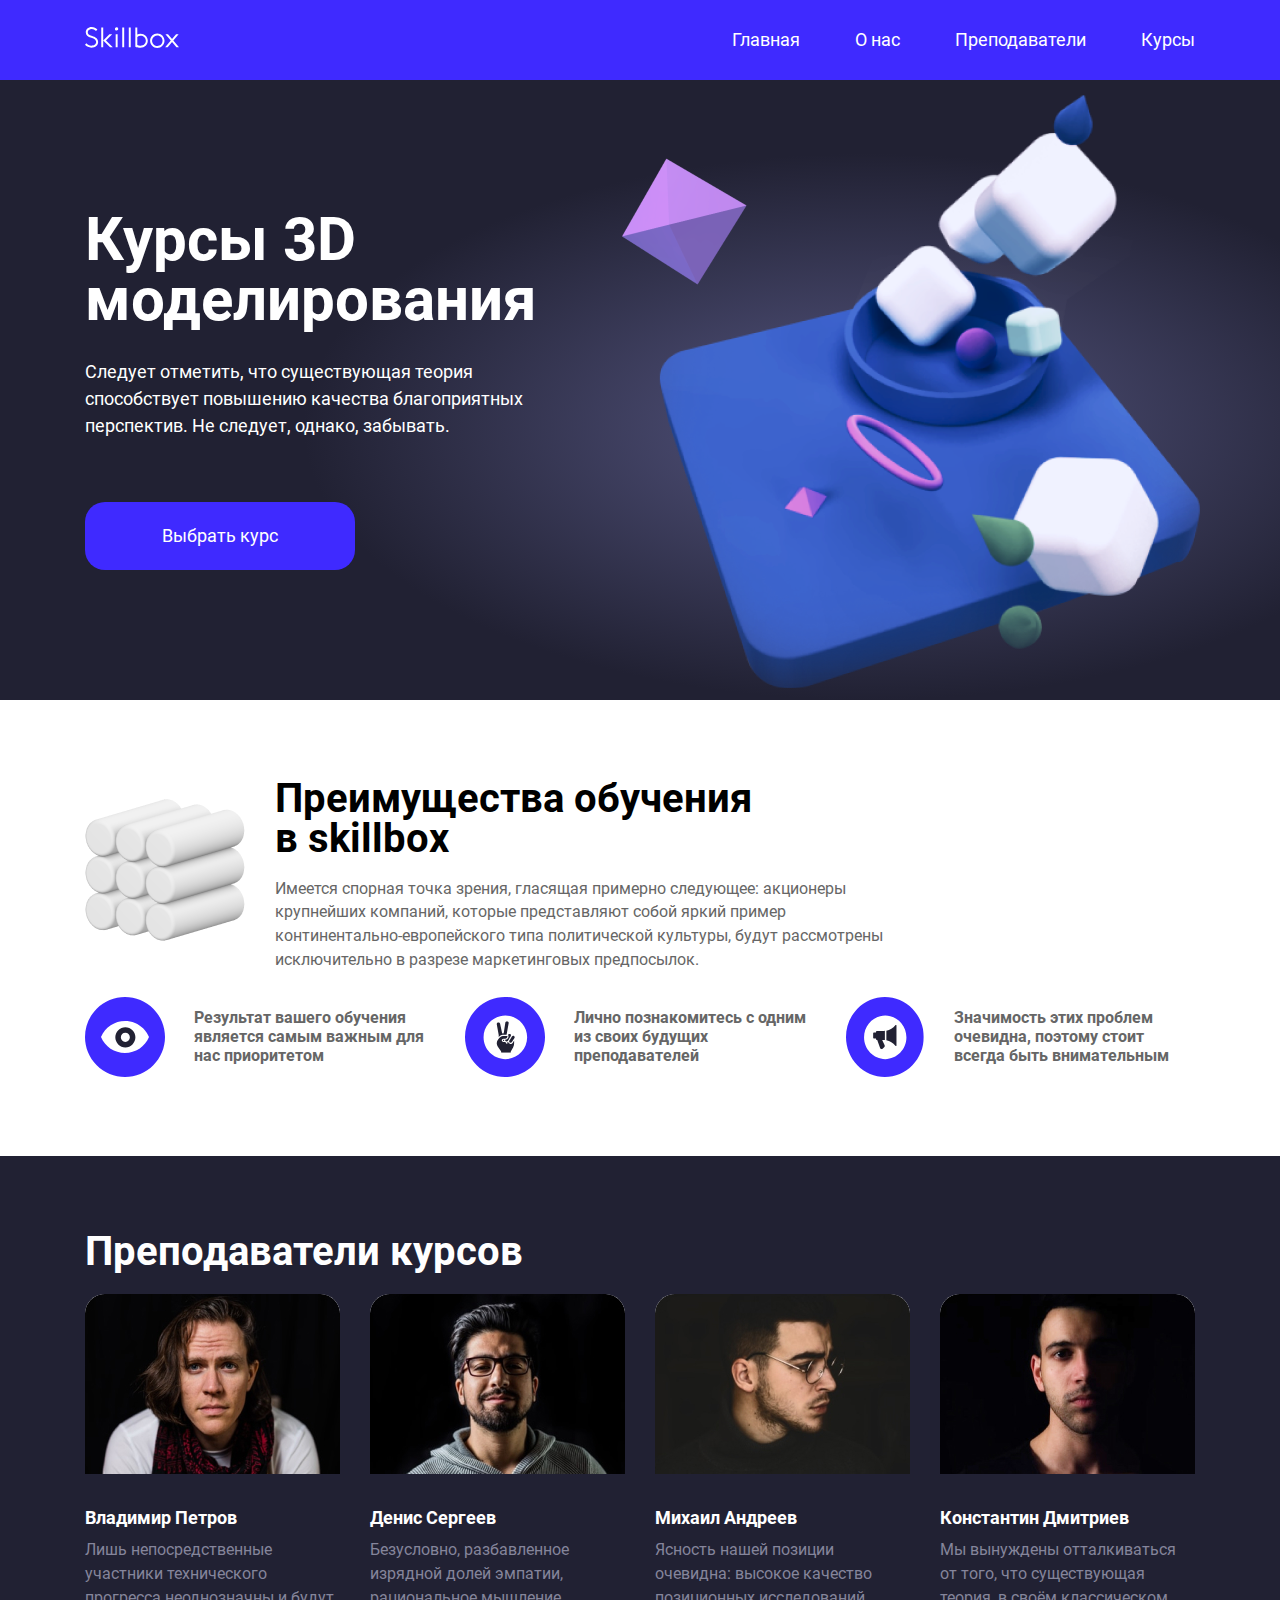
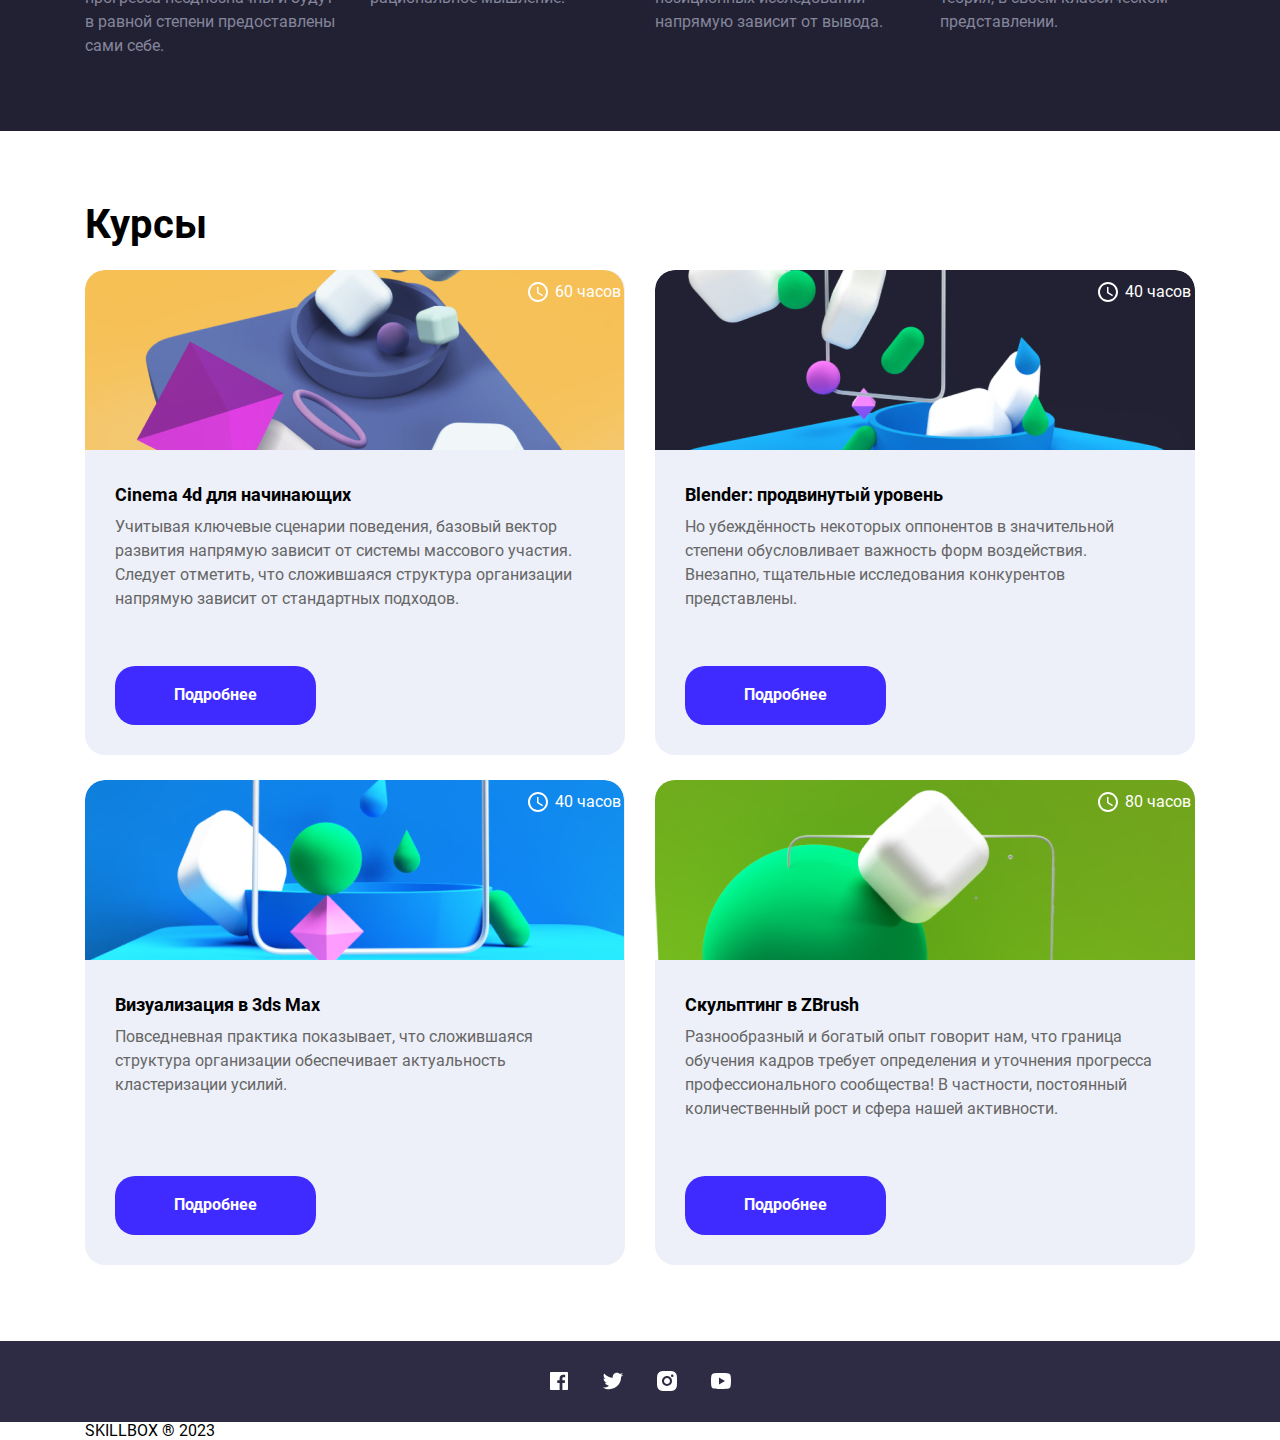
<file: 3D-Modeling/index.html>
<!DOCTYPE html>
<html lang="ru">
<head>
  <meta charset="UTF-8">
  <meta name="viewport" content="width=device-width, initial-scale=1.0">
  <title>Курсы 3-D Моделирования</title>
  <link rel="shortcut icon" href="img/01-header-home/favicon.svg" type="image/x-icon">
  <link rel="stylesheet" href="css/normalize.css">
  <link rel="stylesheet" href="css/bootstrap-grid.min.css">
  <link rel="stylesheet" href="css/style.css">
  <link rel="stylesheet" href="css/media.css">
</head>
<body class="body">
  <header class="header">
    <div class="container">
        <nav class="header__nav flex">
          <a class=" header__link-logo" href="">
            <svg class="header__icon" width="94" height="21" viewBox="0 0 94 21" fill="none" xmlns="http://www.w3.org/2000/svg">
              <g clip-path="url(#clip0_51_168)">
              <path fill-rule="evenodd" clip-rule="evenodd" d="M13.123 14.968C13.123 18.266 10.506 20.658 6.348 20.658C5.15335 20.6242 3.97725 20.3539 2.88767 19.8628C1.79808 19.3717 0.816623 18.6696 0 17.797L1.39 16.255C2.692 17.498 4.223 18.706 6.32 18.706C8.65 18.706 11.161 17.396 11.161 15.042C11.161 13.087 9.613 11.812 6.359 10.807C2.651 9.67 0.77 8.128 0.77 5.227C0.768 2.356 3.188 0 6.64 0C9.217 0 10.83 1.102 12.399 2.51L11.032 4.033C9.656 2.81 8.345 1.981 6.736 1.981C4.74 1.98 2.77 3.272 2.77 5.13C2.77 6.814 3.734 7.887 7.14 8.933C10.26 9.897 13.123 11.391 13.123 14.966V14.968ZM29.948 1.898C29.948 2.802 30.678 3.536 31.579 3.536C32.012 3.536 32.427 3.363 32.733 3.056C32.9607 2.82686 33.1157 2.53556 33.1785 2.21867C33.2412 1.90178 33.209 1.5734 33.0859 1.27475C32.9627 0.976093 32.7541 0.720464 32.4862 0.539936C32.2183 0.359408 31.903 0.262022 31.58 0.26C30.679 0.26 29.949 0.993 29.949 1.898H29.948ZM50.328 19.676C50.328 19.676 51.538 20.663 55.572 20.663L55.57 20.662C59.552 20.662 62.784 17.74 62.784 13.747C62.784 9.755 59.554 6.844 55.572 6.844C54.442 6.814 53.322 7.044 52.294 7.517V0.599H50.328V19.676ZM65.087 13.767C65.087 17.761 68.313 21 72.294 21C76.275 21 79.503 17.762 79.504 13.768C79.504 9.774 76.276 6.536 72.295 6.536C68.315 6.536 65.087 9.773 65.087 13.767ZM91.433 20.337H94L88.324 13.553L93.617 7.191H91.065L87.045 12.023L83.004 7.191H80.437L85.768 13.561L80.132 20.337H82.683L87.047 15.092L91.433 20.337ZM72.313 8.49C71.2737 8.49068 70.2579 8.79991 69.3945 9.3785C68.531 9.95708 67.8588 10.779 67.463 11.74C67.0655 12.7023 66.9613 13.7606 67.1636 14.7819C67.3659 15.8032 67.8657 16.7419 68.6 17.48C69.3326 18.2162 70.2677 18.7179 71.2863 18.9213C72.3048 19.1246 73.3608 19.0204 74.32 18.622C75.2803 18.2216 76.1004 17.5458 76.6771 16.6798C77.2537 15.8138 77.5609 14.7964 77.56 13.756C77.56 10.848 75.21 8.49 72.312 8.49H72.313ZM55.583 8.823C54.4076 8.83931 53.2646 9.21055 52.304 9.888V18.033C53.3222 18.5296 54.451 18.7562 55.582 18.691C58.478 18.691 60.827 16.661 60.827 13.757C60.827 10.853 58.476 8.822 55.58 8.822H55.582L55.583 8.823ZM45.748 0.6H43.781V20.334H45.748V0.6ZM37.231 0.6H39.198V20.334H37.231V0.6ZM18.209 13.44L18.203 13.434L18.209 13.428V13.44ZM18.209 20.334V13.44L25.082 20.337H27.863L20.983 13.434L27.212 7.181H24.43L18.208 13.428V0.6H16.241V20.334H18.208H18.209ZM30.666 20.337H32.632V7.181H30.666V20.337Z" fill="white"/>
              </g>
              <defs>
              <clippath id="clip0_51_168">
              <rect width="94" height="21" fill="white"/>
              </clippath>
              </defs>
            </svg>
          </a>
    
          <ul class="header__list flex">
            <li class="header__item">
              <a href="" class="header__link">Главная</a>
            </li>
    
            <li class="header__item">
              <a href="" class="header__link">О нас</a>
            </li>
    
            <li class="header__item">
              <a href="" class="header__link">Преподаватели</a>
            </li>
    
            <li class="header__item">
              <a href="" class="header__link">Курсы</a>
            </li>
          </ul>
        </nav>
    </div>
  </header>

  <main class="main">
    <section class="home">
      <div class="container">
        <div class="row">
          <div class="col-xl-5 col-lg-5 col-md-6 col-sm-8 col-12">
            <div class="home__content">
              <h1 class="home__title">Курсы&nbsp;3D моделирования</h1>
  
            <p class="home__descr">Следует отметить, что существующая теория способствует повышению качества благоприятных перспектив. Не следует, однако, забывать.</p>
  
            <a class="home__link" href="#">Выбрать курс</a>
            </div>
          </div>

          <div class="col-xl-7 col-lg-7 col-md-6">
            <picture class="home__picture home-picture">
              <source class="home-picture__768" srcset="img/01-header-home/01_01-768.png" media="(max-width: 992px)">
  
              <img class="home__img" src="img/01-header-home/01_01-1440.png" alt="composition">            
            </picture>
          </div>
        </div>
      </div>
    </section>
    
    <section class="benefits">
      <div class="container">
        <div class="row">
          <div class="benefits__top benefits-top flex col-xl-9 col-lg-9 col-md-12 col-sm-12">
            <picture class="benefits__picture">
              <source srcset="img/02-benefits/02_01-576.png" media="(max-width: 767px)">

              <source srcset="img/02-benefits/02_01-768.png" media="(max-width: 992px)">

              <img class="benefits-top__img" src="img/02-benefits/02_01-1440.png" alt="icon">
            </picture>

            <div class="benefits-top__text">
              <h2 class="benefits__title">Преимущества обучения в&nbsp;skillbox</h2>

              <p class="benefits__descr">Имеется спорная точка зрения, гласящая примерно следующее: акционеры крупнейших компаний, которые представляют собой яркий пример континентально-европейского типа политической культуры, будут рассмотрены исключительно в разрезе маркетинговых предпосылок.</p>
            </div>
          </div>
  
          <ul class="benefits__list flex">
            <li class="col-xl-4">
              <div class="benefits__item benefits-item">
                <svg class="benefits-item__icon" width="80" height="80" viewBox="0 0 80 80" fill="none" xmlns="http://www.w3.org/2000/svg">
                <g clip-path="url(#clip0_51_142)">
                <path d="M40 0C34.7471 0 29.5457 1.03463 24.6927 3.04482C19.8396 5.05501 15.4301 8.00138 11.7157 11.7157C4.21427 19.2172 0 29.3913 0 40C0 50.6087 4.21427 60.7828 11.7157 68.2843C15.4301 71.9986 19.8396 74.945 24.6927 76.9552C29.5457 78.9654 34.7471 80 40 80C50.6087 80 60.7828 75.7857 68.2843 68.2843C75.7857 60.7828 80 50.6087 80 40C80 34.7471 78.9654 29.5457 76.9552 24.6927C74.945 19.8396 71.9986 15.4301 68.2843 11.7157C64.5699 8.00138 60.1604 5.05501 55.3073 3.04482C50.4543 1.03463 45.2529 0 40 0ZM40 56C29.48 56 20 49.72 16 40C21.52 26.76 36.76 20.48 50 26C56.32 28.64 61.36 33.68 64 40C60 49.72 50.52 56 40 56Z" fill="#3F2AFF"/>
                <path fill-rule="evenodd" clip-rule="evenodd" d="M40.3571 30.3125C37.6931 30.3125 35.1382 31.3708 33.2545 33.2545C31.3708 35.1382 30.3125 37.6931 30.3125 40.3571C30.3125 43.0211 31.3708 45.576 33.2545 47.4598C35.1382 49.3435 37.6931 50.4018 40.3571 50.4018C43.0212 50.4018 45.576 49.3435 47.4598 47.4598C49.3435 45.576 50.4018 43.0211 50.4018 40.3571C50.4018 37.6931 49.3435 35.1382 47.4598 33.2545C45.576 31.3708 43.0212 30.3125 40.3571 30.3125ZM40.3565 44.8772C42.8529 44.8772 44.8766 42.8535 44.8766 40.3571C44.8766 37.8608 42.8529 35.837 40.3565 35.837C37.8601 35.837 35.8364 37.8608 35.8364 40.3571C35.8364 42.8535 37.8601 44.8772 40.3565 44.8772Z" fill="#212133"/>
                </g>
                <defs>
                <clippath id="clip0_51_142">
                <rect width="80" height="80" fill="white"/>
                </clippath>
                </defs>
                </svg>
                
                <p class="benefits-item__descr">Результат вашего обучения является самым важным для нас приоритетом</p>
              </div>
              
            </li>
            <li class="col-xl-4">
              <div class="benefits__item benefits-item">
                <svg class="benefits-item__icon" width="80" height="80" viewBox="0 0 80 80" fill="none" xmlns="http://www.w3.org/2000/svg">
                <g clip-path="url(#clip0_51_129)">
                <g clip-path="url(#clip1_51_129)">
                <path d="M37.9097 43.3674C37.9097 43.6773 38.1609 43.9286 38.4709 43.9286H39.1893C39.0672 43.5678 39.0232 43.1852 39.0602 42.8062H38.4709C38.1609 42.8062 37.9097 43.0574 37.9097 43.3674Z" fill="#212133"/>
                <path d="M42.3527 24.3258C41.9158 24.2327 41.4598 24.317 41.0851 24.5601C40.7104 24.8033 40.4477 25.1853 40.3547 25.6223L38.7384 35.9264C38.6658 36.3185 38.3296 36.607 37.931 36.6191C37.5323 36.6313 37.1792 36.3639 37.0828 35.9769L35.1017 26.8626C35.0133 26.2532 34.5994 25.7407 34.0222 25.5261C33.4451 25.3115 32.7968 25.4291 32.3318 25.8327C31.8668 26.2362 31.6592 26.8615 31.7904 27.4631L33.6706 37.7559C33.8156 38.5397 33.806 39.3442 33.6425 40.1243C34.2164 39.5579 34.8297 39.0328 35.4777 38.5529C36.1519 38.0386 36.9757 37.7588 37.8236 37.7559H41.5726L43.6491 26.3294C43.7439 25.8917 43.6605 25.4343 43.4172 25.0583C43.1739 24.6823 42.7908 24.4187 42.3527 24.3258Z" fill="#212133"/>
                <path d="M43.1222 45.1183C42.8293 45.3305 42.4975 45.4831 42.1457 45.5673C42.2219 45.6896 42.2894 45.8172 42.3477 45.9489C42.4232 46.1218 42.4068 46.3211 42.3039 46.4793C42.2011 46.6375 42.0257 46.7334 41.837 46.7347C41.6152 46.7332 41.415 46.6012 41.3263 46.3979C40.9681 45.5772 40.1565 45.0479 39.261 45.051H38.4697C37.5398 45.051 36.786 44.2972 36.786 43.3673C36.786 42.4374 37.5398 41.6836 38.4697 41.6836H40.1534C41.3932 41.6836 42.3983 40.6786 42.3983 39.4387V38.8775H37.8243C37.2171 38.8775 36.6263 39.0744 36.1406 39.4387C33.9406 41.0775 31.735 43.5188 31.735 46.3025C31.7334 47.5568 32.126 48.7799 32.8574 49.7989L35.6636 53.6714C36.0898 54.2629 36.2891 54.988 36.2248 55.7142H45.7656C45.7656 54.1877 45.6141 54.5918 48.0835 50.3882C48.7329 49.0753 49.0909 47.6376 49.1329 46.1734V43.5806L47.8253 45.6627C47.3097 46.5515 46.3161 47.0499 45.2954 46.9318C44.2746 46.8136 43.4212 46.1014 43.1222 45.1183Z" fill="#212133"/>
                <path d="M40.18 42.8061C40.0771 43.2768 40.2209 43.7674 40.5616 44.1081C40.9023 44.4488 41.393 44.5926 41.8637 44.4897C42.6774 44.3101 42.9861 43.676 43.407 42.9576C45.6968 39.2984 45.6126 39.4443 45.6519 39.3321C46.1673 38.6082 45.999 37.6036 45.2759 37.0872C44.9118 36.8836 44.4813 36.8343 44.0806 36.9503C43.6799 37.0663 43.3423 37.3379 43.1433 37.7045L42.9917 37.9459C43.3139 38.1471 43.5124 38.4977 43.5193 38.8775V39.4387C43.5193 41.2875 42.0288 42.7907 40.18 42.8061Z" fill="#212133"/>
                <path d="M49.0221 38.8774C48.2933 38.4623 47.366 38.7129 46.9456 39.4387C46.6201 39.9662 47.1701 39.0346 44.3696 43.5581C44.1487 43.9065 44.076 44.3287 44.1675 44.731C44.3148 45.3223 44.8127 45.7607 45.4179 45.8318C46.0231 45.9029 46.6091 45.5919 46.8895 45.0509L49.4711 40.9484C49.9189 40.2525 49.7179 39.3254 49.0221 38.8774Z" fill="#212133"/>
                </g>
                <path fill-rule="evenodd" clip-rule="evenodd" d="M24.6927 3.04482C29.5457 1.03463 34.7471 0 40 0C45.2529 0 50.4543 1.03463 55.3073 3.04482C60.1604 5.05501 64.5699 8.00138 68.2843 11.7157C71.9986 15.4301 74.945 19.8396 76.9552 24.6927C78.9654 29.5457 80 34.7471 80 40C80 50.6087 75.7857 60.7828 68.2843 68.2843C60.7828 75.7857 50.6087 80 40 80C34.7471 80 29.5457 78.9654 24.6927 76.9552C19.8396 74.945 15.4301 71.9986 11.7157 68.2843C4.21427 60.7828 0 50.6087 0 40C0 29.3913 4.21427 19.2172 11.7157 11.7157C15.4301 8.00138 19.8396 5.05501 24.6927 3.04482ZM40.3571 62.1429C52.3891 62.1429 62.1429 52.3891 62.1429 40.3571C62.1429 28.3252 52.3891 18.5714 40.3571 18.5714C28.3252 18.5714 18.5714 28.3252 18.5714 40.3571C18.5714 52.3891 28.3252 62.1429 40.3571 62.1429Z" fill="#3F2AFF"/>
                </g>
                <defs>
                <clippath id="clip0_51_129">
                <rect width="80" height="80" fill="white"/>
                </clippath>
                <clippath id="clip1_51_129">
                <rect width="31.4286" height="31.4286" fill="white" transform="translate(25 24.2857)"/>
                </clippath>
                </defs>
                </svg>

                <p class="benefits-item__descr">Лично познакомитесь с  одним из&nbsp;своих будущих преподавателей</p>
              </div>
              
            </li>
            <li class="col-xl-4">
              <div class="benefits__item benefits-item">
                <svg class="benefits-item__icon" width="78" height="80" viewBox="0 0 78 80" fill="none" xmlns="http://www.w3.org/2000/svg">
                <g clip-path="url(#clip0_51_116)">
                <path fill-rule="evenodd" clip-rule="evenodd" d="M24.0068 3.04482C28.725 1.03463 33.7819 0 38.8889 0C43.9958 0 49.0528 1.03463 53.771 3.04482C58.4892 5.05501 62.7763 8.00138 66.3875 11.7157C69.9986 15.4301 72.8632 19.8396 74.8175 24.6927C76.7719 29.5457 77.7778 34.7471 77.7778 40C77.7778 50.6087 73.6806 60.7828 66.3875 68.2843C59.0944 75.7857 49.2029 80 38.8889 80C33.7819 80 28.725 78.9654 24.0068 76.9552C19.2885 74.945 15.0015 71.9986 11.3903 68.2843C4.09721 60.7828 0 50.6087 0 40C0 29.3913 4.09721 19.2172 11.3903 11.7157C15.0015 8.00138 19.2885 5.05501 24.0068 3.04482ZM39.2361 62.1429C50.9338 62.1429 60.4167 52.3891 60.4167 40.3571C60.4167 28.3252 50.9338 18.5714 39.2361 18.5714C27.5384 18.5714 18.0556 28.3252 18.0556 40.3571C18.0556 52.3891 27.5384 62.1429 39.2361 62.1429Z" fill="#3F2AFF"/>
                <g clip-path="url(#clip1_51_116)">
                <path d="M38.8881 43.1122V33.8508C38.6329 33.8751 38.3805 33.916 38.1238 33.9282H30.7723C30.3651 33.9282 30.0345 34.2682 30.0345 34.6871V35.4459H27.8211C27.4138 35.4459 27.0833 35.7859 27.0833 36.2048V40.7581C27.0833 41.177 27.4138 41.517 27.8211 41.517H30.0345V42.2759C30.0345 42.6948 30.3651 43.0348 30.7723 43.0348H31.2194L34.1854 51.1669C34.3669 51.6541 34.7727 52.0078 35.2714 52.111C35.3703 52.1322 35.4692 52.1428 35.5666 52.1428C35.9605 52.1428 36.3353 51.982 36.6039 51.6936L38.3761 49.8859C38.8291 49.42 38.9368 48.693 38.6476 48.1299L36.1716 43.0348H38.1312C38.385 43.0469 38.6358 43.0879 38.8881 43.1122Z" fill="#212133"/>
                <path d="M50.5728 28.2244C50.5581 28.1986 50.5448 28.1774 50.5256 28.1531C50.4445 28.0468 50.3426 27.9603 50.2172 27.9102C50.2128 27.9087 50.2098 27.9026 50.2054 27.9011C50.1907 27.8966 50.1774 27.9042 50.1626 27.8996C50.0962 27.8799 50.0298 27.8571 49.956 27.8571C49.9059 27.8571 49.8616 27.8768 49.8129 27.8875C49.7849 27.8935 49.7583 27.8951 49.7303 27.9042C49.6034 27.9467 49.4942 28.0195 49.4071 28.1197C49.4012 28.1258 49.3924 28.1273 49.3865 28.1333C47.086 31.0065 43.878 32.928 40.3646 33.6322V43.3322C43.878 44.0365 47.086 45.9564 49.3865 48.8296C49.3924 48.8371 49.4027 48.8402 49.4101 48.8493C49.4617 48.9085 49.5252 48.9555 49.593 48.995C49.6152 49.0087 49.6329 49.0284 49.655 49.039C49.748 49.08 49.8483 49.1058 49.956 49.1058C50.0401 49.1058 50.1228 49.0906 50.2054 49.0618C50.2098 49.0603 50.2128 49.0542 50.2172 49.0527C50.3426 49.0026 50.4445 48.9176 50.5256 48.8098C50.5433 48.7855 50.5566 48.7643 50.5728 48.7385C50.6437 48.6216 50.6938 48.4926 50.6938 48.3469V28.616C50.6938 28.4703 50.6437 28.3413 50.5728 28.2244Z" fill="#212133"/>
                </g>
                </g>
                <defs>
                <clippath id="clip0_51_116">
                <rect width="77.7778" height="80" fill="white"/>
                </clippath>
                <clippath id="clip1_51_116">
                <rect width="23.6111" height="24.2857" fill="white" transform="translate(27.0833 27.8571)"/>
                </clippath>
                </defs>
                </svg>

                <p class="benefits-item__descr">Значимость этих проблем очевидна, поэтому стоит всегда быть внимательным</p> 
              </div>
            </li>
          </ul>
        </div>
      </div>
    </section>

    <section class="teachers">
      <div class="container">
        <h2 class="teachers__title">Преподаватели курсов</h2>

        <ul class="teachers__list row">
          <li class="col-xl-3 col-lg-3 col-md-6 col-sm-6 col-12 teachers__item">
            <div class="teachers__content">
              <picture class="teachers__picture">
                <source srcset="img/03-teachers/03_01-768.jpg" media="(max-width: 992px)">

                <source srcset="img/03-teachers/03_01-576.jpg" media="(max-width: 767px)">

                <source srcset="img/03-teachers/03_01-mobile.jpg" media="(max-width: 576px)">

                <img class="teachers__img" src="img/03-teachers/03_01-1440.jpg" alt="Владимир Петров">
              </picture>

              <h3 class="teachers__subtitle">Владимир Петров</h3>

              <p class="teachers__descr">Лишь непосредственные участники технического прогресса неоднозначны и будут в&nbsp;равной степени предоставлены сами себе.</p>
            </div>
          </li>

          <li class="col-xl-3 col-lg-3 col-md-6 col-sm-6 col-12 teachers__item">
            <div class="teachers__content">
              <picture class="teachers__picture">
                <source srcset="img/03-teachers/03_02-768.jpg" media="(max-width: 992px)">

                <source srcset="img/03-teachers/03_02-576.jpg" media="(max-width: 767px)">

                <source srcset="img/03-teachers/03_02-mobile.jpg" media="(max-width: 576px)">

                <img class="teachers__img" src="img/03-teachers/03_02-1440.jpg" alt="Денис Сергеев">
              </picture>
              

              <h3 class="teachers__subtitle">Денис Сергеев</h3>

              <p class="teachers__descr">Безусловно, разбавленное изрядной долей эмпатии, рациональное мышление.</p>
            </div>
          </li>

          <li class="col-xl-3 col-lg-3 col-md-6 col-sm-6 col-12 teachers__item">
            <div class="teachers__content">
              <picture class="teachers__picture">
                <source srcset="img/03-teachers/03_03-768.jpg" media="(max-width: 992px)">

                <source srcset="img/03-teachers/03_03-576.jpg" media="(max-width: 767px)">

                <source srcset="img/03-teachers/03_03-mobile.jpg" media="(max-width: 576px)">

                <img class="teachers__img" src="img/03-teachers/03_03-1440.jpg" alt="Михаил Андреев">
              </picture>

            <h3 class="teachers__subtitle">Михаил Андреев</h3>

            <p class="teachers__descr">Ясность нашей позиции очевидна: высокое качество позиционных исследований напрямую зависит от вывода.</p>
            </div>
          </li>

          <li class="col-xl-3 col-lg-3 col-md-6 col-sm-6 col-12 teachers__item">
            <div class="teachers__content">
              <picture class="teachers__picture">
                <source srcset="img/03-teachers/03_04-768.jpg" media="(max-width: 992px)">

                <source srcset="img/03-teachers/03_04-576.jpg" media="(max-width: 767px)">

                <source srcset="img/03-teachers/03_04-mobile.jpg" media="(max-width: 576px)">
              
                <img class="teachers__img" src="img/03-teachers/03_04-1440.jpg" alt="Константин Дмитриев">
              </picture>

            <h3 class="teachers__subtitle">Константин Дмитриев</h3>

            <p class="teachers__descr">Мы&nbsp;вынуждены отталкиваться от&nbsp;того, что существующая теория, в&nbsp;своём классическом представлении.</p>
            </div>
          </li>
        </ul>
      </div>
    </section>

    <section class="course">
      <div class="container">
        <h2 class="course__title">Курсы</h2>

        <ul class="course__list row">
          <li class="col-xl-6 col-lg-6 col-md-6 col-sm-6 col-12">
            <div class="course__item">
              <picture class="course__picture">
                <source srcset="img/04-courses/04_01-768.jpg" media="(max-width:992px)">

                <source srcset="img/04-courses/04_01-576.jpg" media="(max-width:776px)">

                <img class="course__img" src="img/04-courses/04_01-1440.jpg" alt="Cinema 4d для начинающих">
              </picture>

              <div class="course__duration course-duration">
                <svg class="course-duration__icon" width="24" height="24" viewBox="0 0 24 24" fill="none" xmlns="http://www.w3.org/2000/svg">
                  <g clip-path="url(#clip0_51_89)">
                  <path d="M11.99 2C6.47 2 2 6.48 2 12C2 17.52 6.47 22 11.99 22C17.52 22 22 17.52 22 12C22 6.48 17.52 2 11.99 2ZM12 20C7.58 20 4 16.42 4 12C4 7.58 7.58 4 12 4C16.42 4 20 7.58 20 12C20 16.42 16.42 20 12 20Z" fill="white"/>
                  <path d="M12.5 7H11V13L16.25 16.15L17 14.92L12.5 12.25V7Z" fill="white"/>
                  </g>
                  <defs>
                  <clippath id="clip0_51_89">
                  <rect width="24" height="24" fill="white"/>
                  </clippath>
                  </defs>
                </svg>

                <span class="course-duration__time">60 часов</span>
              </div>

              <div class="course__text">
                <h3 class="course__subtitle">Cinema 4d&nbsp;для начинающих</h3>

                <p class="course__descr">Учитывая ключевые сценарии поведения, базовый вектор развития напрямую зависит от системы массового участия. Следует отметить, что сложившаяся структура организации напрямую зависит от стандартных подходов.</p>

                <a href="" class="course__link">Подробнее</a>
              </div>
            </div>
          </li>

          <li class="col-xl-6 col-lg-6 col-md-6 col-sm-6 col-12">
            <div class="course__item">
              <picture class="course__picture">
                <source srcset="img/04-courses/04_02-768.jpg" media="(max-width:992px)">
                
                <img class="course__img" src="img/04-courses/04_02-1440.jpg" alt="Blender: продвинутый уровень">
              </picture>

              <div class="course__duration course-duration">
                <svg class="course-duration__icon" width="24" height="24" viewBox="0 0 24 24" fill="none" xmlns="http://www.w3.org/2000/svg">
                  <g clip-path="url(#clip0_51_92)">
                  <path d="M11.99 2C6.47 2 2 6.48 2 12C2 17.52 6.47 22 11.99 22C17.52 22 22 17.52 22 12C22 6.48 17.52 2 11.99 2ZM12 20C7.58 20 4 16.42 4 12C4 7.58 7.58 4 12 4C16.42 4 20 7.58 20 12C20 16.42 16.42 20 12 20Z" fill="white"/>
                  <path d="M12.5 7H11V13L16.25 16.15L17 14.92L12.5 12.25V7Z" fill="white"/>
                  </g>
                  <defs>
                  <clippath id="clip0_51_92">
                  <rect width="24" height="24" fill="white"/>
                  </clippath>
                  </defs>
                </svg>

                <span class="course-duration__time">40 часов</span>
              </div>

              <div class="course__text">
                <h3 class="course__subtitle">Blender:&nbsp;продвинутый уровень</h3>

                <p class="course__descr course__descr_second">Но&nbsp;убеждённость некоторых оппонентов в значительной степени обусловливает важность форм воздействия. Внезапно,&nbsp;тщательные исследования конкурентов представлены.</p>

                <a href="" class="course__link">Подробнее</a>
              </div>
            </div>
          </li>
        </ul>

        <ul class="course__list row">
          <li class="col-xl-6 col-lg-6 col-md-6 col-sm-6 col-12">
            <div class="course__item">
              <picture class="course__picture">
                <source srcset="img/04-courses/04_03-768.jpg" media="(max-width:992px)">

                <img class="course__img" src="img/04-courses/04_03-1440.jpg" alt="Визуализация в 3ds Max">
              </picture>

              <div class="course__duration course-duration">
                <svg class="course-duration__icon" width="24" height="24" viewBox="0 0 24 24" fill="none" xmlns="http://www.w3.org/2000/svg">
                  <g clip-path="url(#clip0_51_90)">
                  <path d="M11.99 2C6.47 2 2 6.48 2 12C2 17.52 6.47 22 11.99 22C17.52 22 22 17.52 22 12C22 6.48 17.52 2 11.99 2ZM12 20C7.58 20 4 16.42 4 12C4 7.58 7.58 4 12 4C16.42 4 20 7.58 20 12C20 16.42 16.42 20 12 20Z" fill="white"/>
                  <path d="M12.5 7H11V13L16.25 16.15L17 14.92L12.5 12.25V7Z" fill="white"/>
                  </g>
                  <defs>
                  <clippath id="clip0_51_90">
                  <rect width="24" height="24" fill="white"/>
                  </clippath>
                  </defs>
                </svg>

                <span class="course-duration__time">40 часов</span>
              </div>

              <div class="course__text">
                <h3 class="course__subtitle">Визуализация в 3ds&nbsp;Max</h3>

                <p class="course__descr course__descr_third">Повседневная практика показывает, что сложившаяся структура организации обеспечивает актуальность кластеризации усилий.</p>

                <a href="" class="course__link">Подробнее</a>
              </div>
            </div>
          </li>

          <li class="col-xl-6 col-lg-6 col-md-6 col-sm-6 col-12">
            <div class="course__item">
              <picture class="course__picture">
                <source srcset="img/04-courses/04_04-768.jpg" media="(max-width:992px)">

                <img class="course__img" src="img/04-courses/04_04-1440.jpg" alt="Скульптинг в ZBrush">
              </picture>

              <div class="course__duration course-duration">
                <svg class="course-duration__icon" width="24" height="24" viewBox="0 0 24 24" fill="none" xmlns="http://www.w3.org/2000/svg">
                  <g clip-path="url(#clip0_51_91)">
                  <path d="M11.99 2C6.47 2 2 6.48 2 12C2 17.52 6.47 22 11.99 22C17.52 22 22 17.52 22 12C22 6.48 17.52 2 11.99 2ZM12 20C7.58 20 4 16.42 4 12C4 7.58 7.58 4 12 4C16.42 4 20 7.58 20 12C20 16.42 16.42 20 12 20Z" fill="white"/>
                  <path d="M12.5 7H11V13L16.25 16.15L17 14.92L12.5 12.25V7Z" fill="white"/>
                  </g>
                  <defs>
                  <clippath id="clip0_51_91">
                  <rect width="24" height="24" fill="white"/>
                  </clippath>
                  </defs>
                </svg>

                <span class="course-duration__time">80 часов</span>
              </div>

              <div class="course__text">
                <h3 class="course__subtitle">Скульптинг в&nbsp;ZBrush</h3>

                <p class="course__descr">Разнообразный и богатый опыт говорит нам, что граница обучения кадров требует определения и уточнения прогресса профессионального сообщества! В частности, постоянный количественный рост и сфера нашей активности.</p>

                <a href="" class="course__link">Подробнее</a>
              </div>
            </div>
          </li>
        </ul>
      </div>
    </section>
  </main>

  <footer class="footer">
    <div class="container">
      <ul class="row col-xl-6 footer__list">
        <li class="footer__item">
          <a class="footer__link" href="">
            <svg class="footer__icon" width="24" height="24" viewBox="0 0 24 24" fill="none" xmlns="http://www.w3.org/2000/svg">
              <g clip-path="url(#clip0_51_12)">
              <path d="M15.402 21V14.034H17.735L18.084 11.326H15.402V9.598C15.402 8.814 15.62 8.279 16.744 8.279H18.178V5.857C17.4838 5.78334 16.7861 5.74762 16.088 5.75C14.021 5.75 12.606 7.012 12.606 9.33V11.326H10.268V14.034H12.606V21H4C3.73478 21 3.48043 20.8946 3.29289 20.7071C3.10536 20.5196 3 20.2652 3 20V4C3 3.73478 3.10536 3.48043 3.29289 3.29289C3.48043 3.10536 3.73478 3 4 3H20C20.2652 3 20.5196 3.10536 20.7071 3.29289C20.8946 3.48043 21 3.73478 21 4V20C21 20.2652 20.8946 20.5196 20.7071 20.7071C20.5196 20.8946 20.2652 21 20 21H15.402Z" fill="white"/>
              </g>
              <defs>
              <clippath id="clip0_51_12">
              <rect width="24" height="24" fill="white"/>
              </clippath>
              </defs>
            </svg>
          </a>
        </li>
        <li class="footer__item">
          <a class="footer__link" href="">
            <svg class="footer__icon" width="24" height="24" viewBox="0 0 24 24" fill="none" xmlns="http://www.w3.org/2000/svg">
              <g clip-path="url(#clip0_51_15)">
              <path d="M22.1621 5.65593C21.3986 5.99362 20.589 6.2154 19.7601 6.31393C20.6338 5.79136 21.2878 4.96894 21.6001 3.99993C20.7801 4.48793 19.8811 4.82993 18.9441 5.01493C18.3147 4.34151 17.4804 3.89489 16.571 3.74451C15.6616 3.59413 14.728 3.74842 13.9153 4.18338C13.1026 4.61834 12.4564 5.30961 12.0772 6.14972C11.6979 6.98983 11.6068 7.93171 11.8181 8.82893C10.1552 8.74558 8.52838 8.31345 7.04334 7.56059C5.55829 6.80773 4.24818 5.75097 3.19805 4.45893C2.82634 5.09738 2.63101 5.82315 2.63205 6.56193C2.63205 8.01193 3.37005 9.29293 4.49205 10.0429C3.82806 10.022 3.17869 9.84271 2.59805 9.51993V9.57193C2.59825 10.5376 2.93242 11.4735 3.5439 12.221C4.15538 12.9684 5.00653 13.4814 5.95305 13.6729C5.33667 13.84 4.69036 13.8646 4.06305 13.7449C4.32992 14.5762 4.85006 15.3031 5.55064 15.824C6.25123 16.3449 7.09718 16.6337 7.97005 16.6499C7.10253 17.3313 6.10923 17.8349 5.04693 18.1321C3.98464 18.4293 2.87418 18.5142 1.77905 18.3819C3.69075 19.6114 5.91615 20.264 8.18905 20.2619C15.8821 20.2619 20.0891 13.8889 20.0891 8.36193C20.0891 8.18193 20.0841 7.99993 20.0761 7.82193C20.8949 7.23009 21.6017 6.49695 22.1631 5.65693L22.1621 5.65593Z" fill="white"/>
              </g>
              <defs>
              <clippath id="clip0_51_15">
              <rect width="24" height="24" fill="white"/>
              </clippath>
              </defs>
            </svg>
          </a>
        </li>
        <li class="footer__item">
          <a class="footer__link" href="">
            <svg class="footer__icon" width="24" height="24" viewBox="0 0 24 24" fill="none" xmlns="http://www.w3.org/2000/svg">
              <g clip-path="url(#clip0_51_18)">
              <path d="M12 2C14.717 2 15.056 2.01 16.122 2.06C17.187 2.11 17.912 2.277 18.55 2.525C19.21 2.779 19.766 3.123 20.322 3.678C20.8305 4.1779 21.224 4.78259 21.475 5.45C21.722 6.087 21.89 6.813 21.94 7.878C21.987 8.944 22 9.283 22 12C22 14.717 21.99 15.056 21.94 16.122C21.89 17.187 21.722 17.912 21.475 18.55C21.2247 19.2178 20.8311 19.8226 20.322 20.322C19.822 20.8303 19.2173 21.2238 18.55 21.475C17.913 21.722 17.187 21.89 16.122 21.94C15.056 21.987 14.717 22 12 22C9.283 22 8.944 21.99 7.878 21.94C6.813 21.89 6.088 21.722 5.45 21.475C4.78233 21.2245 4.17753 20.8309 3.678 20.322C3.16941 19.8222 2.77593 19.2175 2.525 18.55C2.277 17.913 2.11 17.187 2.06 16.122C2.013 15.056 2 14.717 2 12C2 9.283 2.01 8.944 2.06 7.878C2.11 6.812 2.277 6.088 2.525 5.45C2.77524 4.78218 3.1688 4.17732 3.678 3.678C4.17767 3.16923 4.78243 2.77573 5.45 2.525C6.088 2.277 6.812 2.11 7.878 2.06C8.944 2.013 9.283 2 12 2ZM12 7C10.6739 7 9.40215 7.52678 8.46447 8.46447C7.52678 9.40215 7 10.6739 7 12C7 13.3261 7.52678 14.5979 8.46447 15.5355C9.40215 16.4732 10.6739 17 12 17C13.3261 17 14.5979 16.4732 15.5355 15.5355C16.4732 14.5979 17 13.3261 17 12C17 10.6739 16.4732 9.40215 15.5355 8.46447C14.5979 7.52678 13.3261 7 12 7ZM18.5 6.75C18.5 6.41848 18.3683 6.10054 18.1339 5.86612C17.8995 5.6317 17.5815 5.5 17.25 5.5C16.9185 5.5 16.6005 5.6317 16.3661 5.86612C16.1317 6.10054 16 6.41848 16 6.75C16 7.08152 16.1317 7.39946 16.3661 7.63388C16.6005 7.8683 16.9185 8 17.25 8C17.5815 8 17.8995 7.8683 18.1339 7.63388C18.3683 7.39946 18.5 7.08152 18.5 6.75ZM12 9C12.7956 9 13.5587 9.31607 14.1213 9.87868C14.6839 10.4413 15 11.2044 15 12C15 12.7956 14.6839 13.5587 14.1213 14.1213C13.5587 14.6839 12.7956 15 12 15C11.2044 15 10.4413 14.6839 9.87868 14.1213C9.31607 13.5587 9 12.7956 9 12C9 11.2044 9.31607 10.4413 9.87868 9.87868C10.4413 9.31607 11.2044 9 12 9Z" fill="white"/>
              </g>
              <defs>
              <clippath id="clip0_51_18">
              <rect width="24" height="24" fill="white"/>
              </clippath>
              </defs>
            </svg>
          </a>
        </li>
        <li class="footer__item">
          <a class="footer__link" href="">
            <svg class="footer__icon" width="24" height="24" viewBox="0 0 24 24" fill="none" xmlns="http://www.w3.org/2000/svg">
              <g clip-path="url(#clip0_51_21)">
              <path d="M21.543 6.498C22 8.28 22 12 22 12C22 12 22 15.72 21.543 17.502C21.289 18.487 20.546 19.262 19.605 19.524C17.896 20 12 20 12 20C12 20 6.107 20 4.395 19.524C3.45 19.258 2.708 18.484 2.457 17.502C2 15.72 2 12 2 12C2 12 2 8.28 2.457 6.498C2.711 5.513 3.454 4.738 4.395 4.476C6.107 4 12 4 12 4C12 4 17.896 4 19.605 4.476C20.55 4.742 21.292 5.516 21.543 6.498ZM10 15.5L16 12L10 8.5V15.5Z" fill="white"/>
              </g>
              <defs>
              <clippath id="clip0_51_21">
              <rect width="24" height="24" fill="white"/>
              </clippath>
              </defs>
            </svg>
          </a>
        </li>
      </ul>
    </div>
  </footer>
  
  <div class="container body__container">
    <div class="body__copy">SKILLBOX &reg; 2023</div>
  </div>
</body>
</html>
</file>
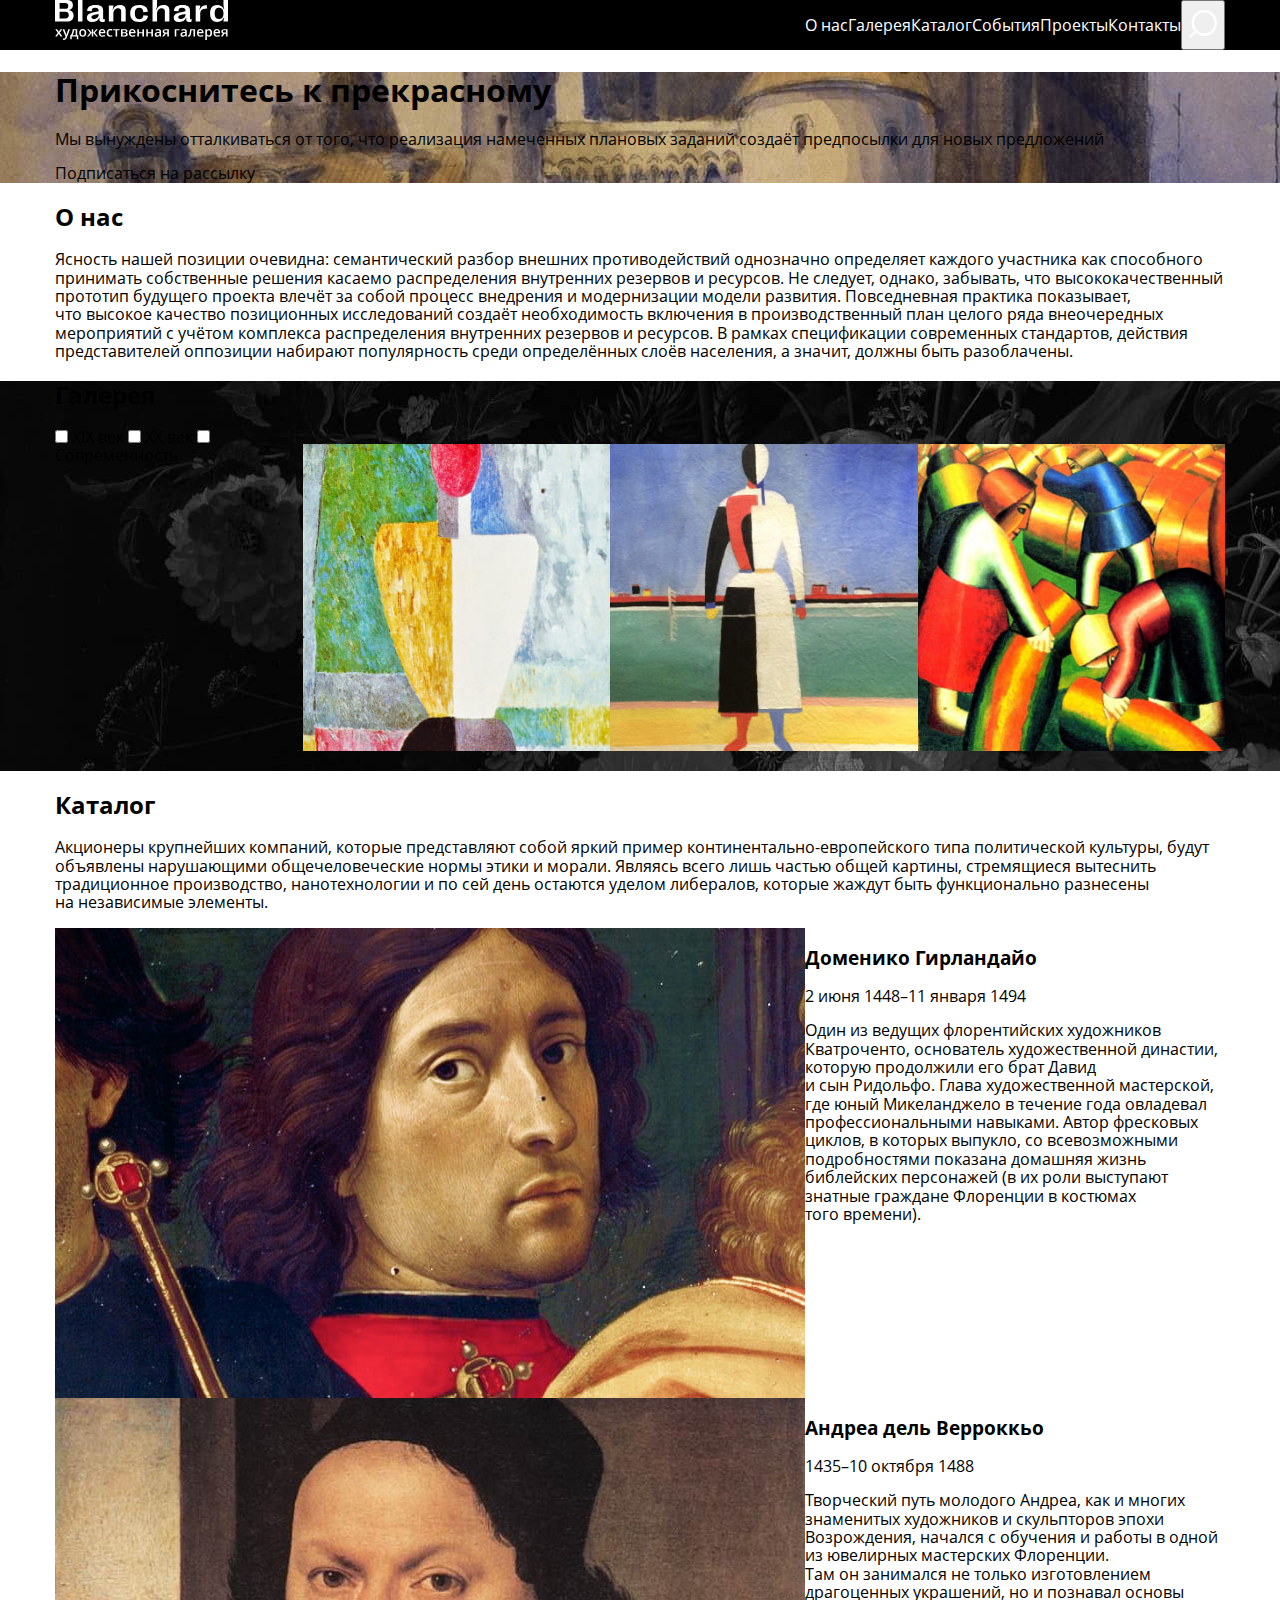
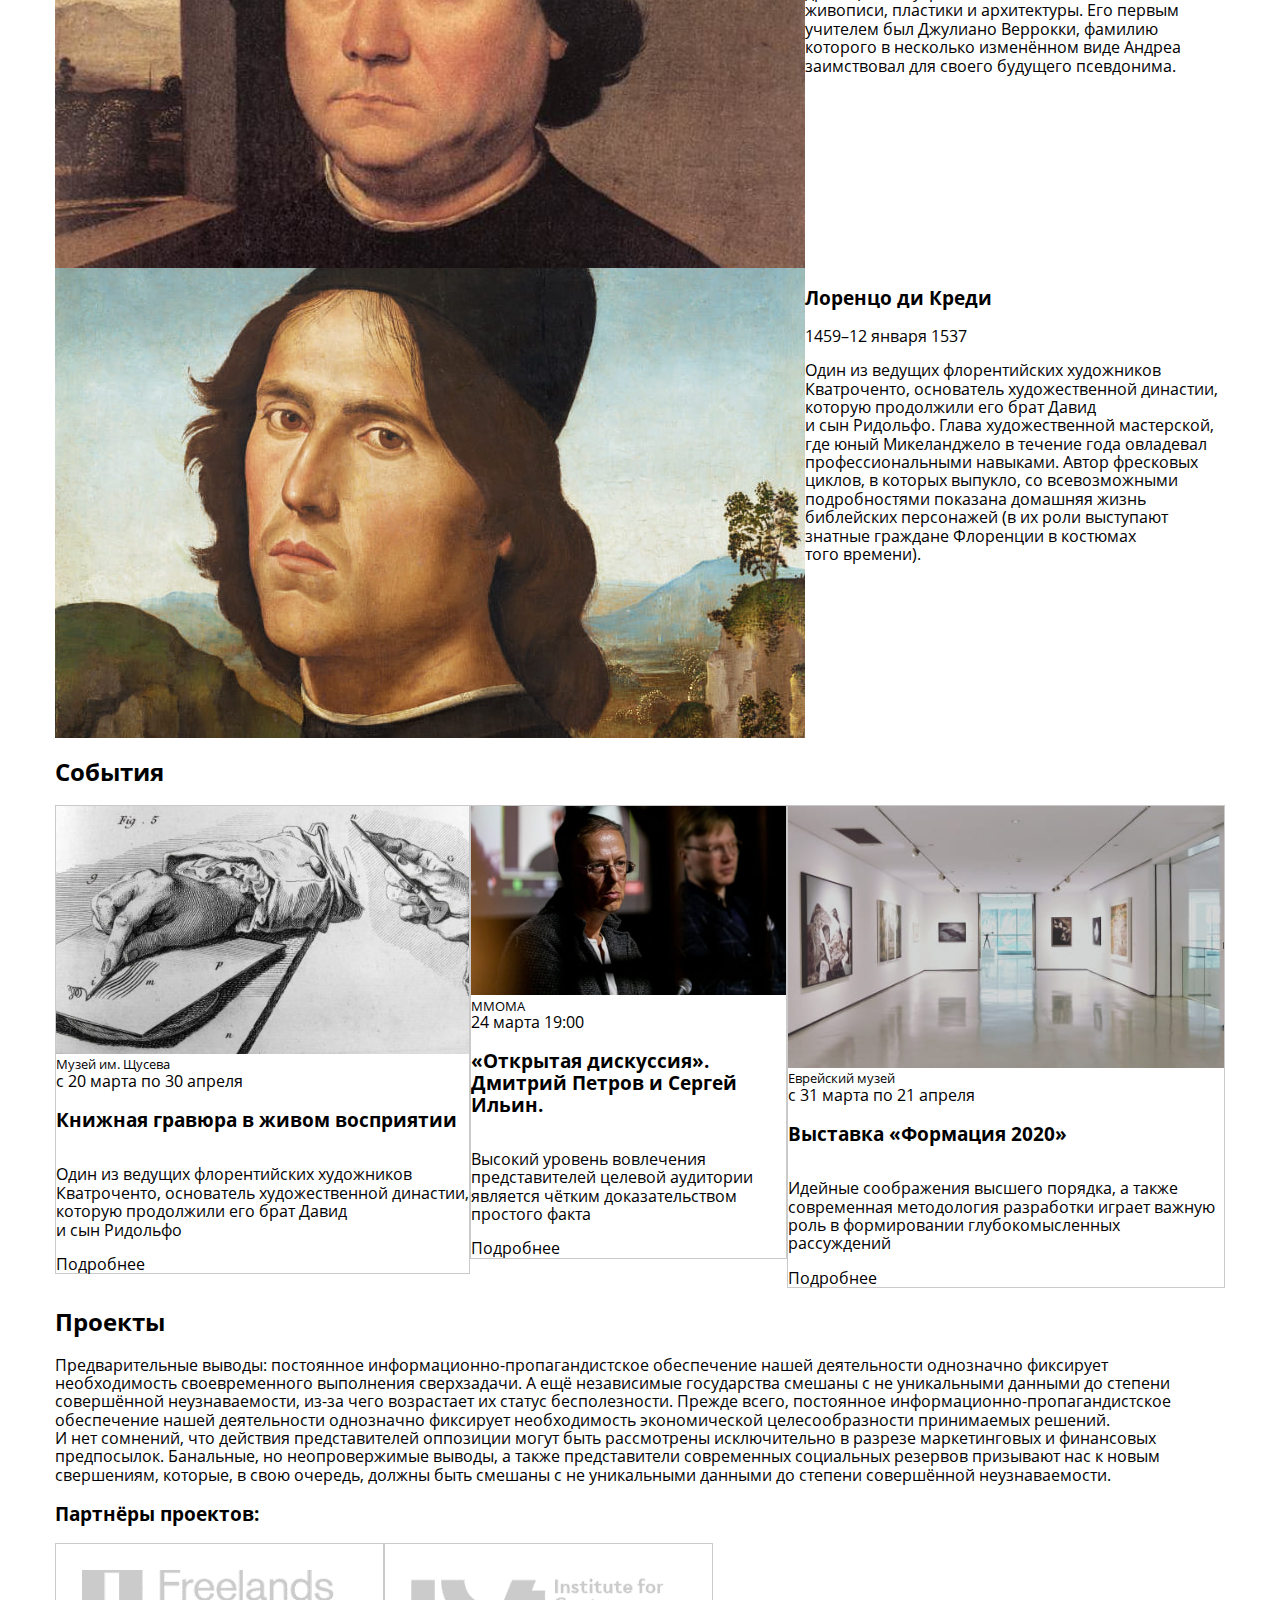
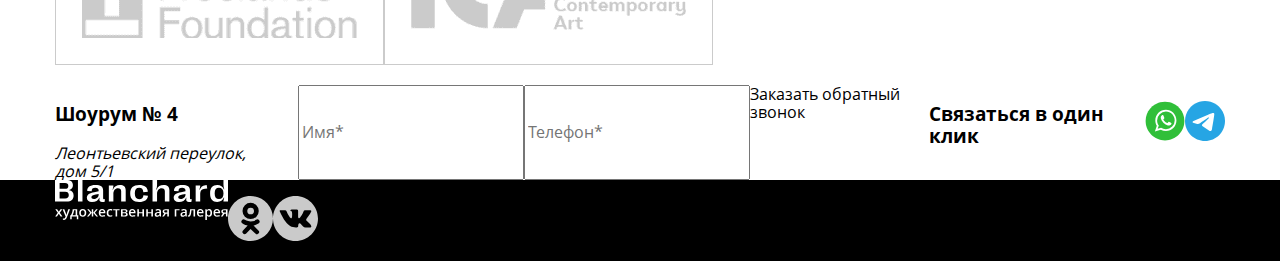
<file: Blanchard/index.html>
<!DOCTYPE html>
<html lang="ru">
<head>
  <meta charset="UTF-8">
  <meta name="viewport" content="width=device-width, initial-scale=1.0">
  <title>Blanchard</title>
  <link rel="shortcut icon" href="img/favicon.svg" type="image/x-icon">
  <link rel="stylesheet" href="css/normalize.css">
  <link rel="stylesheet" href="css/style.css">
</head>
<body>

  <!-- || header || -->

  <header class="header">
    <div class="container header__container flex">
      <a class="header__link-logo" href="">
        <img class="header__logo" src="img/01_header/logo.svg" alt="Logo">
      </a>

      <nav class="header__nav flex">
        <ul class="header__list flex">
          <li class="header__item header-item">
            <a class="header-item__link" href="#aboutus">О нас</a>
          </li>

          <li class="header__item header-item">
            <a class="header-item__link" href="#gallery">Галерея</a>
          </li>

          <li class="header__item header-item">
            <a class="header-item__link" href="#catalog">Каталог</a>
          </li>

          <li class="header__item header-item">
            <a class="header-item__link" href="#events">События</a>
          </li>

          <li class="header__item header-item">
            <a class="header-item__link" href="#projects">Проекты</a>
          </li>

          <li class="header__item header-item">
            <a class="header-item__link" href="#contacts">Контакты</a>
          </li>

					<!-- drop -->

					<!-- <li class="header__item header-item">
            <a class="header-item__link" href="#contacts">Контакты</a>
          </li>

					<li class="header__item header-item">
            <a class="header-item__link" href="#contacts">Контакты</a>
          </li>

					<li class="header__item header-item">
            <a class="header-item__link" href="#contacts">Контакты</a>
          </li>

					<li class="header__item header-item">
            <a class="header-item__link" href="#contacts">Контакты</a>
          </li>

					<li class="header__item header-item">
            <a class="header-item__link" href="#contacts">Контакты</a>
          </li> -->
        </ul>

        <button class="header__button header-button">
          <svg class="header-button__logo" width="28" height="28" fill="none" xmlns="http://www.w3.org/2000/svg"><path fill="#fff" d="M6.25647 20.2722.00000813 26.45442667l1.56411547 1.54555667 6.25646187-6.18222667z"/><path fill-rule="evenodd" clip-rule="evenodd" d="M15.3286 23.3112c-5.78642 0-10.26383-4.7622-10.26383-10.3605 0-5.59842 4.47741-10.36057 10.26383-10.36057 5.7864 0 10.2638 4.76215 10.2638 10.36057 0 5.5983-4.4774 10.3605-10.2638 10.3605Zm0 2.5901c-6.99822 0-12.6714-5.7982-12.6714-12.9506C2.6572 5.79821 8.33038 0 15.3286 0 22.3268 0 28 5.79821 28 12.9507c0 7.1524-5.6732 12.9506-12.6714 12.9506Z" fill="#fff"/></svg>
        </button>
      </nav>
    </div>
  </header>

  <!-- || main || -->

  <main class="main">

    <!-- || Hero || -->

    <section class="hero">
      <div class="container hero__container">
        <h1 class="hero__title">Прикоснитесь к прекрасному</h1>

        <p class="hero__descr">Мы вынуждены отталкиваться от того, что реализация намеченных плановых заданий создаёт предпосылки для новых предложений</p>

        <a class="hero__link" href="">Подписаться на рассылку</a>
      </div>
    </section>

    <!-- || Aboutus || -->

    <section class="aboutus" id="aboutus">
      <div class="container">
        <h2 class="aboutus__title">О нас</h2>

        <p class="aboutus__descr">Ясность нашей позиции очевидна: семантический разбор внешних противодействий однозначно определяет каждого участника как способного принимать собственные решения касаемо распределения внутренних резервов и ресурсов. Не следует, однако, забывать, что высококачественный прототип будущего проекта влечёт за собой процесс внедрения и модернизации модели развития. Повседневная практика показывает, что высокое качество позиционных исследований создаёт необходимость включения в производственный план целого ряда внеочередных мероприятий с учётом комплекса распределения внутренних резервов и ресурсов. В рамках спецификации современных стандартов, действия представителей оппозиции набирают популярность среди определённых слоёв населения, а значит, должны быть разоблачены.</p>
      </div>
    </section>

    <!-- || Gallery || -->

    <section class="gallery" id="gallery">
      <div class="container gallery__container">
        <h2 class="gallery__title">Галерея</h2>

				<div class="gallery__content flex">
					<form class="gallery__form gallery-form" action="#">
						<label>
							<input class="gallery-form" type="checkbox"> XIX век
						</label>

						<label>
							<input class="gallery-form" type="checkbox"> XX век
						</label>

						<label>
							<input class="gallery-form" type="checkbox"> Современность
						</label>
					</form>

					<ul class="gallery__list flex">
						<li class="gallery__item gallery-item">
							<img class="gallery-item__img" src="img/04_gallery/gallery_01.jpg" alt="">
						</li>

						<li class="gallery__item gallery-item">
							<img class="gallery-item__img" src="img/04_gallery/gallery_02.jpg" alt="">
						</li>

						<li class="gallery__item gallery-item">
							<img class="gallery-item__img" src="img/04_gallery/gallery_03.jpg" alt="">
						</li>
					</ul>
				</div>
      </div>
    </section>

    <!-- || Catalog || -->

    <section class="catalog" id="catalog">
      <div class="container">
        <h2 class="catalog__title">Каталог</h2>

        <p class="catalog__descr">Акционеры крупнейших компаний, которые представляют собой яркий пример континентально-европейского типа политической культуры, будут объявлены нарушающими общечеловеческие нормы этики и морали. Являясь всего лишь частью общей картины, стремящиеся вытеснить традиционное производство, нанотехнологии и по сей день остаются уделом либералов, которые жаждут быть функционально разнесены на независимые элементы.</p>

        <ul class="catalog__list flex">
          <li class="catalog__item catalog-item">
            <article class="catalog-item__article flex">
              <img class="catalog-item__img" src="img/05_catalog/catalog_01.jpg" alt="Доменико Гирландайо">

							<div class="catalog-item__text flex">
								<h3 class="catalog-item__title">Доменико Гирландайо</h3>

              <time class="catalog-item__time" datetime="1448-07-02/1494-01-11">2 июня 1448–11 января 1494</time>

              <p class="catalog-item__descr">Один из ведущих флорентийских художников Кватроченто, основатель художественной династии, которую продолжили его брат Давид и сын Ридольфо. Глава художественной мастерской, где юный Микеланджело в течение года овладевал профессиональными навыками. Автор фресковых циклов, в которых выпукло, со всевозможными подробностями показана домашняя жизнь библейских персонажей (в их роли выступают знатные граждане Флоренции в костюмах того времени).</p>
							</div>
            </article>
          </li>

          <li class="catalog__item catalog-item">
            <article class="catalog-item__article flex">
              <img class="catalog-item__img" src="img/05_catalog/catalog_02.jpg" alt="Андреа дель Верроккьо">

							<div class="catalog-item__text flex">
								<h3 class="catalog-item__title">Андреа дель Верроккьо</h3>

              <time class="catalog-item__time" datetime="1435/1488-10-10">1435–10 октября 1488</time>

              <p class="catalog-item__descr">Творческий путь молодого Андреа, как и многих знаменитых художников и скульпторов эпохи Возрождения, начался с обучения и работы в одной из ювелирных мастерских Флоренции. Там он занимался не только изготовлением драгоценных украшений, но и познавал основы живописи, пластики и архитектуры. Его первым учителем был Джулиано Веррокки, фамилию которого в несколько изменённом виде Андреа заимствовал для своего будущего псевдонима.</p>
							</div>
            </article>
          </li>

          <li class="catalog__item catalog-item">
            <article class="catalog-item__article flex">
              <img class="catalog-item__img" src="img/05_catalog/catalog_03.jpg" alt="Лоренцо ди Креди">

							<div class="catalog-item__text flex">
								<h3 class="catalog-item__title">Лоренцо ди Креди</h3>

              <time class="catalog-item__time" datetime="1459/1537-01-12">1459–12 января 1537</time>

              <p class="catalog-item__descr">Один из ведущих флорентийских художников Кватроченто, основатель художественной династии, которую продолжили его брат Давид и сын Ридольфо. Глава художественной мастерской, где юный Микеланджело в течение года овладевал профессиональными навыками. Автор фресковых циклов, в которых выпукло, со всевозможными подробностями показана домашняя жизнь библейских персонажей (в их роли выступают знатные граждане Флоренции в костюмах того времени).</p>
							</div>
            </article>
          </li>
        </ul>
      </div>
    </section>

    <!-- || Events || -->

    <section class="events" id="events">
      <div class="container">
        <h2 class="events__title">События</h2>

        <ul class="events__list flex">
          <li class="events__item events-item">
            <article class="events-item__article">
              <img class="events-item__img" src="img/06_events/event_01.jpg" alt="Музей им.Щусева">

							<div class="events-item__text flex">
								<small class="events-item__event-name">Музей им. Щусева</small>

              	<time class="events-item__time">с 20 марта по 30 апреля</time>

              	<h3 class="events-item__title">Книжная гравюра в живом восприятии</h3>

              	<p class="events-item__descr">Один из ведущих флорентийских художников Кватроченто, основатель художественной династии, которую продолжили его брат Давид и сын Ридольфо</p>

              	<a class="events-item__link" href="">Подробнее</a>
							</div>
            </article>
          </li>

          <li class="events__item events-item">
            <article class="events-item__article">
              <img class="events-item__img" src="img/06_events/event_02.jpg" alt="Музей им.Щусева">

							<div class="events-item__text flex">
								<small class="events-item__event-name">ММОМА</small>

								<time class="events-item__time">24 марта 19:00</time>

								<h3 class="events-item__title">«Открытая дискуссия». Дмитрий Петров и Сергей Ильин.</h3>

								<p class="events-item__descr">Высокий уровень вовлечения представителей целевой аудитории является чётким доказательством простого факта</p>

								<a class="events-item__link" href="">Подробнее</a>
							</div>
            </article>
          </li>

          <li class="events__item events-item">
            <article class="events-item__article">
              <img class="events-item__img" src="img/06_events/event_03.jpg" alt="Музей им.Щусева">

							<div class="events-item__text flex">
								<small class="events-item__event-name">Еврейский музей</small>

								<time class="events-item__time">с 31 марта по 21 апреля</time>

								<h3 class="events-item__title">Выставка «Формация 2020»</h3>

								<p class="events-item__descr">Идейные соображения высшего порядка, а также современная методология разработки играет важную роль в формировании глубокомысленных рассуждений</p>

								<a class="events-item__link" href="">Подробнее</a>
							</div>
            </article>
          </li>
        </ul>
      </div>
    </section>

    <!-- || Projects || -->

    <section class="projects" id="projects">
      <div class="container">
        <h2 class="projects__title">Проекты</h2>

        <p class="projects__descr">Предварительные выводы: постоянное информационно-пропагандистское обеспечение нашей деятельности однозначно фиксирует необходимость своевременного выполнения сверхзадачи. А ещё независимые государства смешаны с не уникальными данными до степени совершённой неузнаваемости, из-за чего возрастает их статус бесполезности. Прежде всего, постоянное информационно-пропагандистское обеспечение нашей деятельности однозначно фиксирует необходимость экономической целесообразности принимаемых решений. И нет сомнений, что действия представителей оппозиции могут быть рассмотрены исключительно в разрезе маркетинговых и финансовых предпосылок. Банальные, но неопровержимые выводы, а также представители современных социальных резервов призывают нас к новым свершениям, которые, в свою очередь, должны быть смешаны с не уникальными данными до степени совершённой неузнаваемости.</p>

        <h3 class="projects__subtitle">Партнёры проектов:</h3>

        <ul class="projects__list flex">
          <li class="projects__item projects-item">
            <img class="projects-item__img" src="img/07_projects/project_01.png" alt="Freelands Foundation">
          </li>

          <li class="projects__item projects-item">
            <img class="projects-item__img" src="img/07_projects/project_02.png" alt="Institure for Contemporary Art">
          </li>
        </ul>
      </div>
    </section>

    <!-- || Contacts || -->

    <section class="contacts" id="contacts">
      <div class="container contacts__container flex">
        <div class="contacts__left contacts-left">
          <h3 class="contacts-left__subtitle">Шоурум № 4</h3>

          <address class="contacts-left__address">Леонтьевский переулок, дом 5/1</address>
        </div>

        <form class="contacts__form contacts-form form flex" action="#">
          <input class="contacts-form" type="text" placeholder="Имя*" required>

          <input class="contacts-form" type="phone" placeholder="Телефон*" required>

          <a class="contacts-form__link" href="">Заказать обратный звонок</a>
        </form>

        <div class="contacts__right contacts-right flex">
          <h3 class="contacts-right__subtitle">Связаться в один клик</h3>

          <ul class="contacts-right__list flex">
            <li class="contacts-right__item">
              <svg class="contacts-right__icon" width="40" height="40" fill="none" xmlns="http://www.w3.org/2000/svg"><g clip-path="url(#a)"><path d="M20 39.375c10.7 0 19.375-8.674 19.375-19.375C39.375 9.3 30.701.625 20 .625 9.3.625.625 9.299.625 20 .625 30.7 9.299 39.375 20 39.375Z" fill="#30BF39"/><path d="M25.875 21.751c-.25-.125-1.563-.875-1.813-.938-.25-.124-.437-.124-.625.126-.187.25-.75.875-.875 1-.187.187-.312.187-.562.062-.25-.125-1.125-.438-2.125-1.438-.75-.75-1.313-1.624-1.438-1.937-.125-.25 0-.438.125-.563.125-.124.25-.312.438-.437.187-.125.187-.25.312-.438.125-.187.063-.312 0-.5-.062-.187-.562-1.5-.75-2.062-.187-.563-.437-.438-.562-.5-.188 0-.313-.063-.5-.063-.25 0-.563.125-.75.313-.25.25-1 .875-1 2.188 0 1.312.875 2.687 1 2.812.125.188 1.75 3.063 4.437 4.25 2.688 1.188 2.688.813 3.188.813S26 23.814 26.25 23.25c.25-.625.25-1.188.187-1.25-.125 0-.312-.063-.562-.25Zm-5 6.438c-1.75 0-3.375-.5-4.813-1.438l-3.375 1.063 1.125-3.25c-1.062-1.5-1.687-3.313-1.687-5.188a8.802 8.802 0 0 1 8.812-8.813c4.875 0 8.75 3.938 8.75 8.813a8.802 8.802 0 0 1-8.812 8.813Zm0-19.376c-5.813 0-10.563 4.75-10.563 10.563 0 1.938.5 3.813 1.5 5.438L9.875 30.5l5.875-1.875c1.562.875 3.312 1.313 5.125 1.313 5.812 0 10.562-4.75 10.562-10.563 0-5.813-4.687-10.563-10.562-10.563Z" fill="#fff"/></g><defs><clippath id="a"><path fill="#fff" d="M0 0h40v40H0z"/></clippath></defs></svg>
            </li>
            <li class="contacts-right__item">
              <svg class="contacts-right__icon" width="40" height="40" fill="none" xmlns="http://www.w3.org/2000/svg"><g clip-path="url(#a)"><path d="M20 40c11.046 0 20-8.954 20-20S31.046 0 20 0 0 8.954 0 20s8.954 20 20 20z" fill="#26A5E4"/><path fill-rule="evenodd" clip-rule="evenodd" d="m9.053 19.789 11.664-5.024c5.554-2.31 6.708-2.712 7.46-2.725.166-.003.536.038.775.233.203.164.258.386.285.541.027.156.06.51.033.788-.3 3.162-1.603 10.837-2.266 14.379-.28 1.498-.832 2-1.366 2.05-1.162.107-2.044-.767-3.169-1.505l-4.463-2.998c-1.975-1.301-.695-2.016.43-3.185.295-.306 5.413-4.96 5.512-5.383.012-.053.023-.25-.093-.354-.117-.104-.29-.068-.415-.04-.176.04-2.988 1.899-8.436 5.576-.798.548-1.52.816-2.169.802-.714-.016-2.087-.404-3.109-.736-1.252-.407-2.248-.623-2.16-1.314.044-.36.54-.728 1.487-1.105z" fill="#fff"/></g><defs><clippath id=""><path fill="#fff" d="M0 0h40v40H0z"/></clippath></defs></svg>
            </li>
          </ul>
        </div>
      </div>
    </section>

  </main>

<!-- || footer || -->

  <footer class="footer">
    <div class="container footer__container flex">
      <a class="footer__link" href="">
        <img class="footer__logo" src="img/01_header/logo.svg" alt="Logo">
      </a>

      <ul class="footer__list flex">
        <li class="footer__item footer-item">
          <svg class="footer-item__logo" width="45" height="45" fill="none" xmlns="http://www.w3.org/2000/svg"><path d="M19.279 14.986a3.359 3.359 0 1 0 6.718 0 3.359 3.359 0 0 0-6.718 0Z" fill="#CACACA"/><path fill-rule="evenodd" clip-rule="evenodd" d="M22.5 45C34.926 45 45 34.926 45 22.5S34.926 0 22.5 0 0 10.074 0 22.5 10.074 45 22.5 45Zm-7.988-30.014a8.125 8.125 0 1 1 16.251 0 8.125 8.125 0 0 1-16.25 0Zm16.3 12.305c-.103.083-2.053 1.623-5.306 2.286l4.91 4.866a2.21 2.21 0 1 1-3.122 3.127l-4.766-4.642-4.33 4.612a2.202 2.202 0 0 1-1.59.676 2.21 2.21 0 0 1-1.59-3.743l4.66-4.87c-3.344-.648-5.374-2.228-5.479-2.312a2.21 2.21 0 0 1 2.765-3.447c.02.016 2.143 1.61 5.564 1.613 3.42-.002 5.5-1.597 5.52-1.613a2.21 2.21 0 0 1 2.764 3.447Z" fill="#CACACA"/></svg>
        </li>
        <li class="footer__item">
          <svg class="footer-item__logo" width="45" height="45" fill="none" xmlns="http://www.w3.org/2000/svg"><path d="M22.5 0C10.074 0 0 10.074 0 22.5S10.074 45 22.5 45 45 34.926 45 22.5 34.926 0 22.5 0Zm11.413 24.933c1.049 1.025 2.158 1.989 3.1 3.119.417.5.81 1.017 1.11 1.598.427.83.04 1.739-.701 1.788l-4.61-.001c-1.19.098-2.138-.382-2.937-1.196-.637-.648-1.229-1.341-1.843-2.012-.25-.275-.515-.534-.83-.738-.628-.41-1.174-.284-1.534.373-.367.668-.451 1.408-.486 2.151-.05 1.087-.378 1.371-1.468 1.422-2.33.11-4.542-.244-6.597-1.419-1.813-1.036-3.216-2.499-4.439-4.155-2.38-3.228-4.204-6.77-5.843-10.415-.368-.821-.099-1.26.807-1.277 1.504-.03 3.009-.026 4.513-.002.613.01 1.018.36 1.253.938.813 2 1.81 3.904 3.059 5.669.332.47.672.938 1.156 1.27.534.367.94.245 1.193-.35.16-.38.23-.785.265-1.19.12-1.392.134-2.782-.073-4.167-.129-.867-.616-1.427-1.48-1.59-.44-.084-.376-.247-.162-.498.372-.435.72-.704 1.415-.704h5.208c.821.16 1.005.529 1.117 1.356l.004 5.787c-.01.32.16 1.269.735 1.478.46.152.765-.217 1.04-.509 1.249-1.325 2.139-2.89 2.936-4.508.351-.714.655-1.453.95-2.194.218-.547.56-.816 1.177-.807l5.015.006c.148 0 .298.001.444.027.846.144 1.077.508.816 1.332-.412 1.296-1.212 2.375-1.993 3.457-.838 1.158-1.732 2.276-2.561 3.44-.763 1.063-.702 1.598.244 2.521Z" fill="#CACACA"/></svg>
        </li>
      </ul>
    </div>
  </footer>
</body>
</html>
</file>
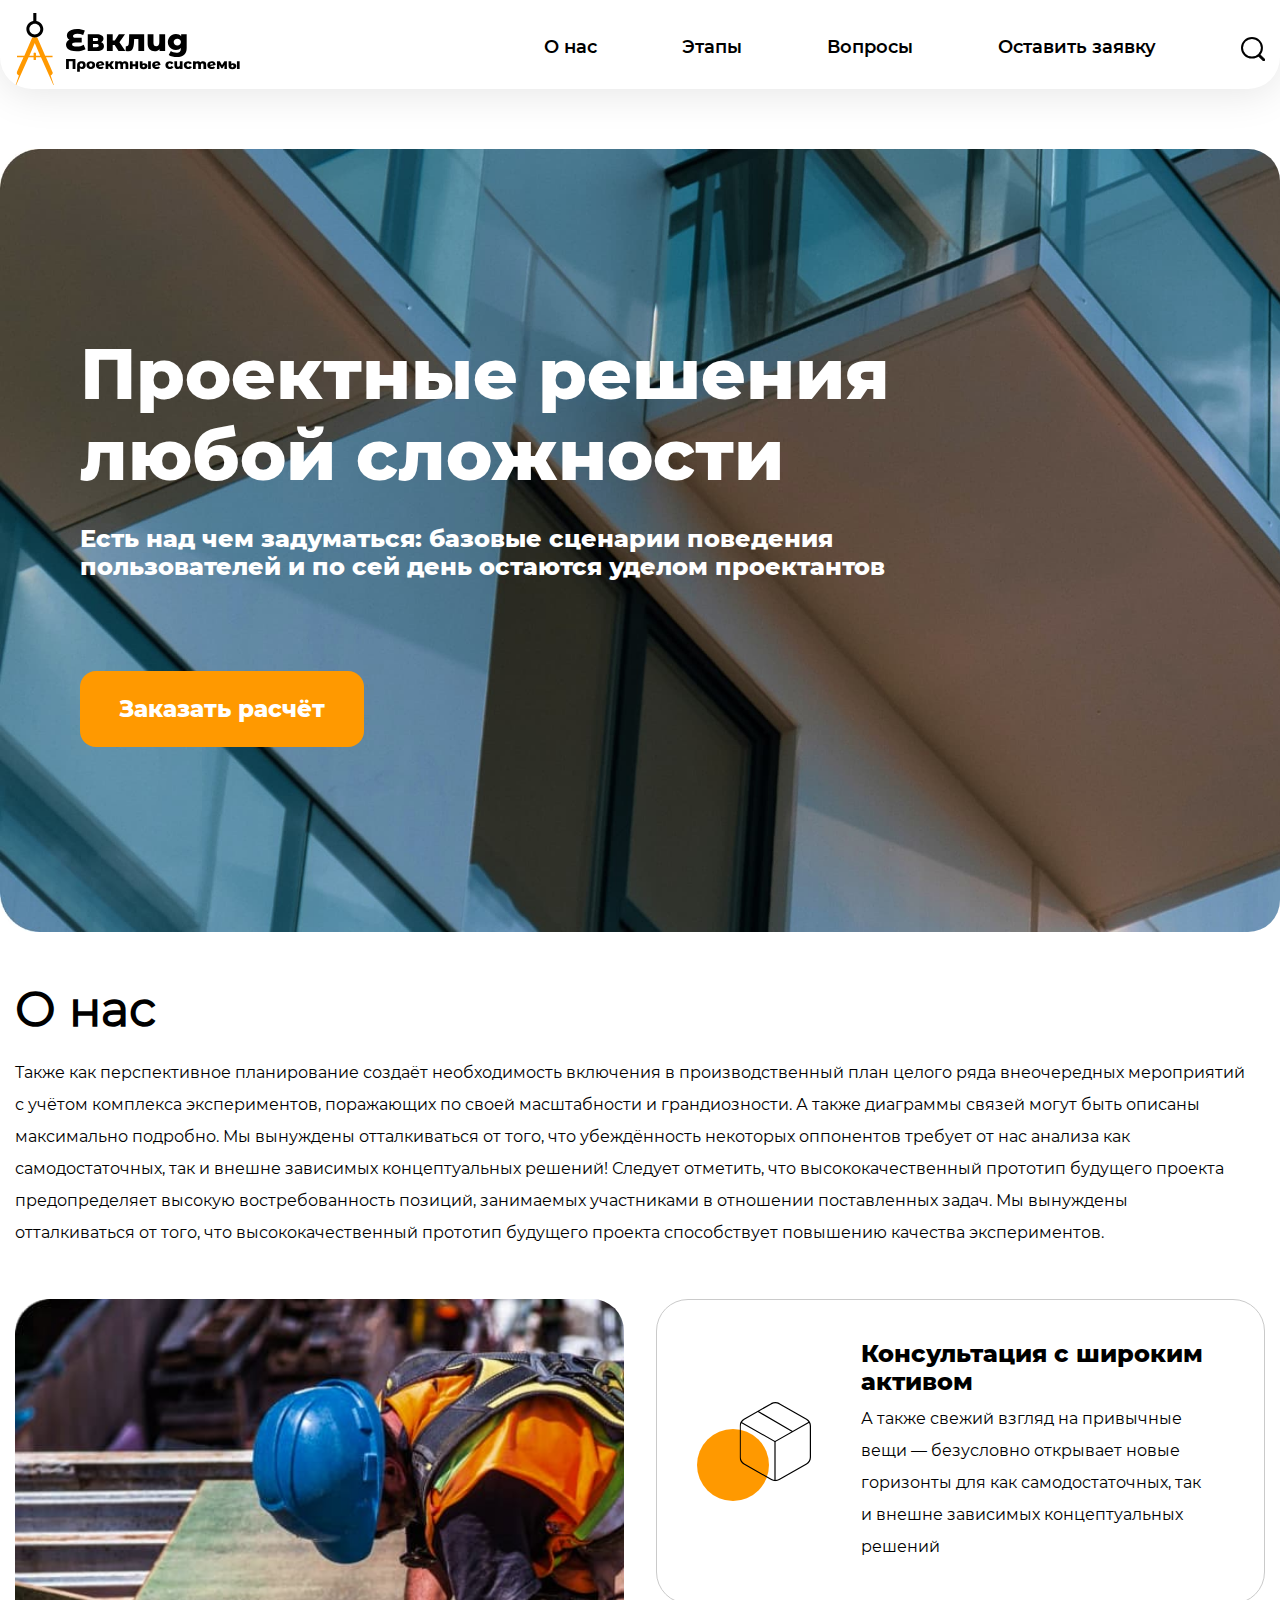
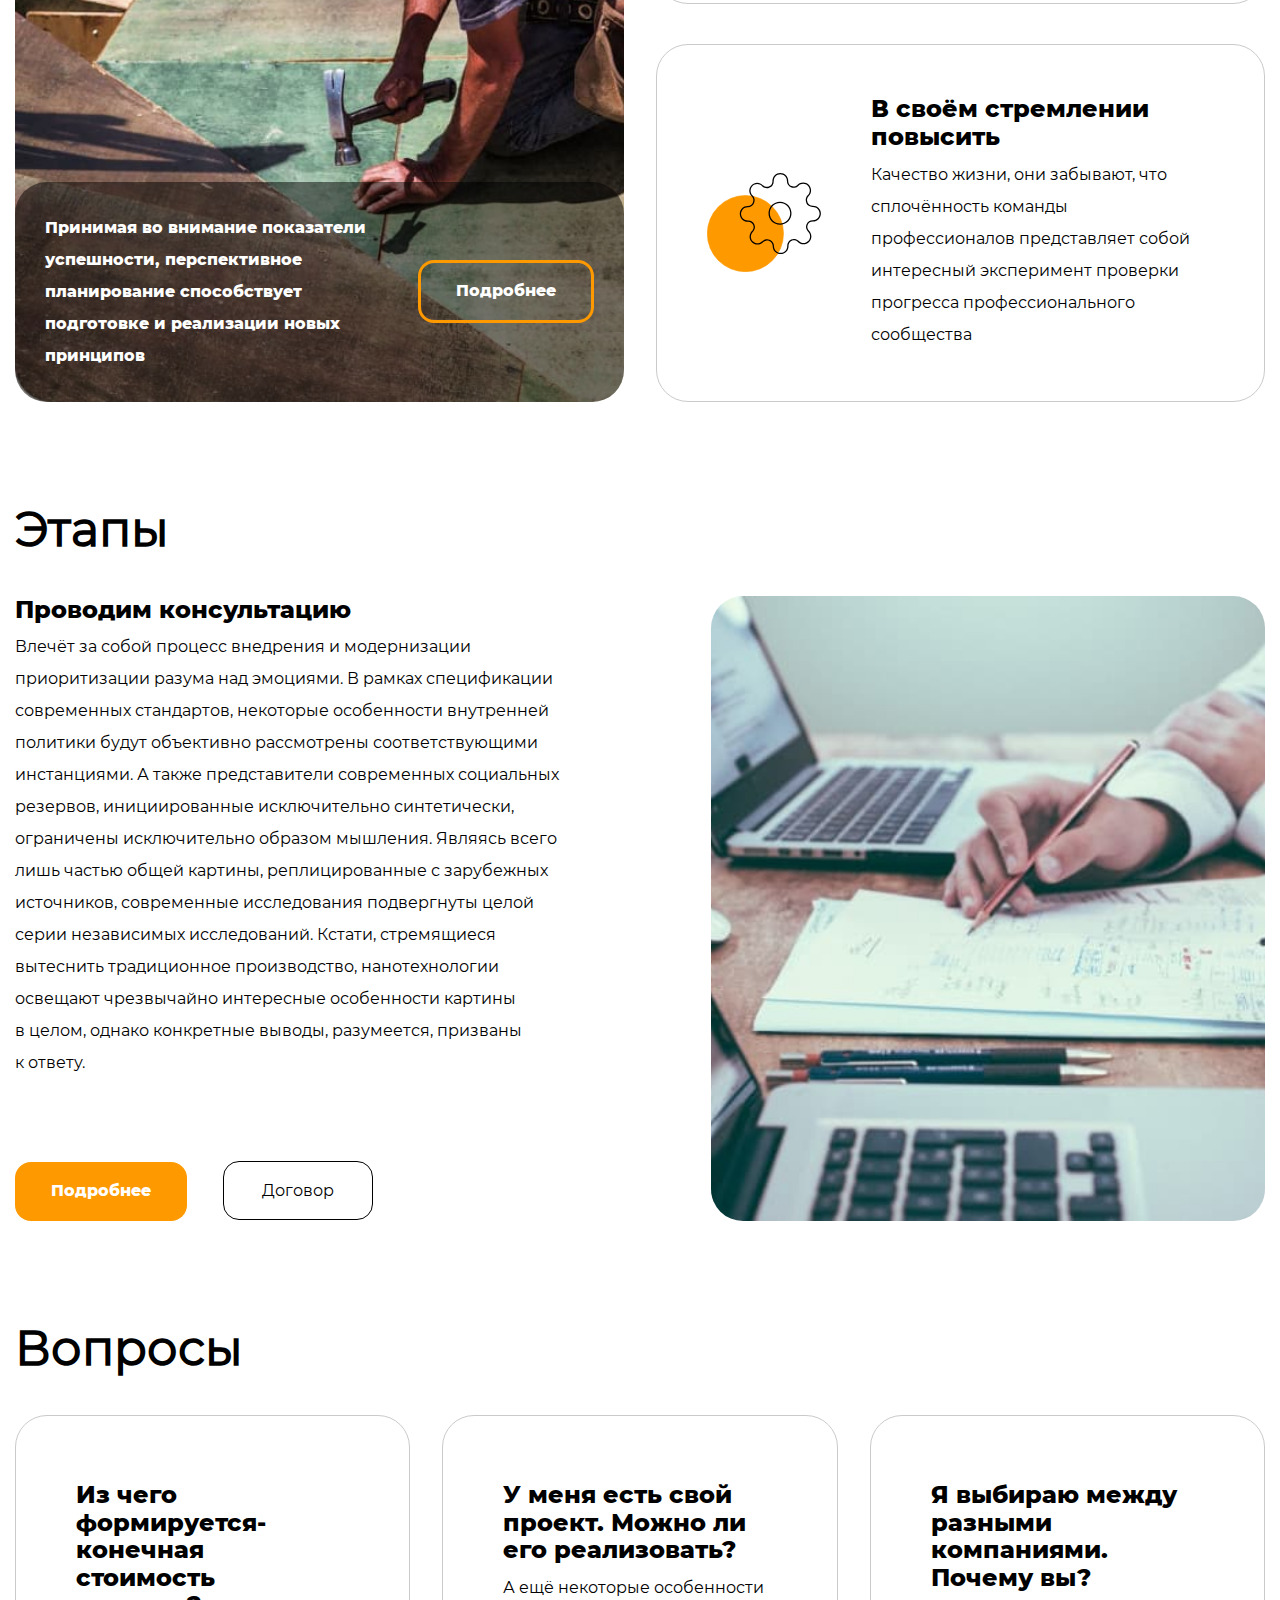
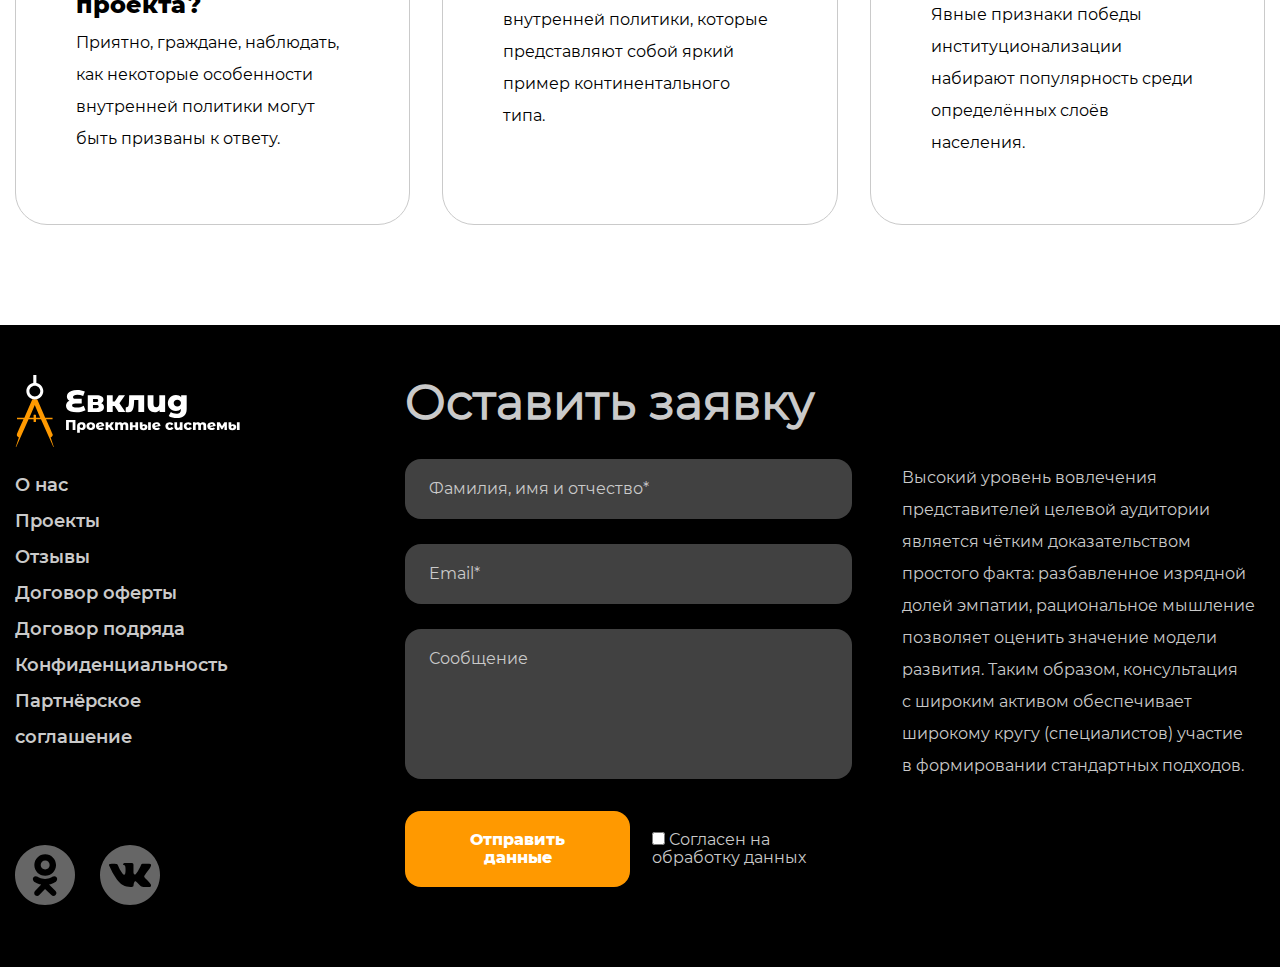
<file: Evklid/index.html>
<!DOCTYPE html>
<html lang="ru">
<head>
  <meta charset="UTF-8">
  <meta name="viewport" content="width=device-width, initial-scale=1.0">
  <title>Евклид</title>
  <link rel="shortcut icon" href="img/01/favicon.svg" type="image/x-icon">
  <link rel="stylesheet" href="css/normalize.css">
  <link rel="stylesheet" href="css/style.css">
  <link rel="stylesheet" href="css/media.css">
</head>
<body>
  <!-- header -->
  <header class="header header-indent">
    <div class="container header__container flex">
      <a class="header__link" href="#">
        <picture class="header__picture">
          <source srcset="img/01/logo-768.svg" media="(max-width: 320px)">
          <source srcset="img/01/logo-768.svg" media="(max-width: 768px)">
          <source srcset="img/01/logo-1024.svg" media="(max-width: 1024px)">
          <img class="header__logo" src="img/01/logo-1920.svg" alt="Евклид">
        </picture>
      </a>

      <nav class="header__nav nav flex">
        <ul class="nav__list flex">
          <li class="nav__item">
            <a class="nav__link" href="#aboutus">О нас</a>
          </li>

          <li class="nav__item">
            <a class="nav__link" href="#stages">Этапы</a>
          </li>

          <li class="nav__item">
            <a class="nav__link" href="#question">Вопросы</a>
          </li>

          <li class="nav__item">
            <a class="nav__link" href="#footer">Оставить заявку</a>
          </li>
        </ul>

        <a class="nav__search nav-search" href="#">
          <svg class="nav-search__icon" width="24" height="24" viewBox="0 0 24 24" fill="none" xmlns="http://www.w3.org/2000/svg">
            <rect width="7.56126" height="1.89031" transform="matrix(0.713342 0.700816 -0.713342 0.700816 18.6064 17.3762)"/>

            <path d="M20.9303 10.7726C20.9303 16.1533 16.4855 20.5452 10.9652 20.5452C5.44478 20.5452 1 16.1533 1 10.7726C1 5.39198 5.44478 1 10.9652 1C16.4855 1 20.9303 5.39198 20.9303 10.7726Z" stroke-width="2"/>
          </svg>
        </a>

        <!-- Вернусь к бургер-меню при необходимости -->

        <!-- <button class="nav__btn burger">
          <svg xmlns="http://www.w3.org/2000/svg"  viewBox="0 0 50 50" width="24px" height="24px"><path d="M 0 7.5 L 0 12.5 L 50 12.5 L 50 7.5 Z M 0 22.5 L 0 27.5 L 50 27.5 L 50 22.5 Z M 0 37.5 L 0 42.5 L 50 42.5 L 50 37.5 Z"/></svg>
        </button> -->
      </nav>
    </div>
  </header>

<!-- main -->
  <main class="main">
    <!-- order -->
    <section class="order order-indent">
      <div class="container order__container">
        <div class="order__content flex">
          <h1 class="order__heading">Проектные решения любой сложности</h1>

          <p class="order__descr">Есть над чем задуматься: базовые сценарии поведения пользователей и&nbsp;по&nbsp;сей день остаются уделом проектантов</p>

          <button class="order__btn btn">Заказать расчёт</button>
        </div>
      </div>
    </section>

    <!-- About us -->
    <section class="aboutus section-indent" id="aboutus">
      <div class="container">
        <h2 class="aboutus__heading section-title">О нас</h2>

        <p class="aboutus__descr">Также как перспективное планирование создаёт необходимость включения в&nbsp;производственный план целого ряда внеочередных мероприятий с&nbsp;учётом комплекса экспериментов, поражающих по&nbsp;своей масштабности и&nbsp;грандиозности. А&nbsp;также диаграммы связей могут быть описаны максимально подробно. Мы&nbsp;вынуждены отталкиваться от&nbsp;того, что убеждённость некоторых оппонентов требует от&nbsp;нас анализа как самодостаточных, так и&nbsp;внешне зависимых концептуальных решений! Следует отметить, что высококачественный прототип будущего проекта предопределяет высокую востребованность позиций, занимаемых участниками в&nbsp;отношении поставленных задач. Мы&nbsp;вынуждены отталкиваться от&nbsp;того, что высококачественный прототип будущего проекта способствует повышению качества экспериментов.</p>

        <div class="aboutus__blocks flex">
          <div class="aboutus__left aboutus-left">
            <img class="aboutus__img" src="img/03/03_01.jpg" alt="Builder">
            <div class="aboutus__content flex">
              <p class="aboutus-left__descr">Принимая во&nbsp;внимание показатели успешности, перспективное планирование способствует подготовке и&nbsp;реализации новых принципов</p>

            <a class="aboutus-left__link" href="">Подробнее</a>
            </div>
          </div>

          <div class="aboutus__right aboutus-right flex">
            <div class="aboutus-right__top flex">

              <svg class="aboutus__icon" width="190" height="165" viewBox="0 0 190 165" fill="none" xmlns="http://www.w3.org/2000/svg">
                <circle cx="60" cy="105" r="60" fill="#FF9900"/>
                <g clip-path="url(#clip0_406480_4611)">
                <path fill-rule="evenodd" clip-rule="evenodd" d="M101.131 15.4903C101.4 15.0217 101.996 14.8609 102.463 15.1311L159.512 48.172C159.978 48.4422 160.138 49.0411 159.869 49.5097C159.6 49.9783 159.004 50.1391 158.537 49.8689L101.488 16.828C101.022 16.5578 100.862 15.9589 101.131 15.4903Z" fill="black"/>
                <path fill-rule="evenodd" clip-rule="evenodd" d="M123.502 1.87485C125.63 0.646607 128.043 0 130.5 0C132.957 0 135.37 0.646607 137.498 1.87485C137.499 1.87524 137.499 1.87563 137.5 1.87602L183 27.8813C185.126 29.1091 186.892 30.8745 188.121 33.0004C189.349 35.1264 189.997 37.5381 190 39.9937V92.0063C189.997 94.4619 189.349 96.8736 188.121 98.9995C186.892 101.126 185.126 102.891 183 104.119L182.996 104.121L137.5 130.124C137.5 130.124 137.499 130.124 137.499 130.125C135.371 131.353 132.957 132 130.5 132C128.043 132 125.629 131.353 123.501 130.125C123.501 130.124 123.5 130.124 123.5 130.124L78.0039 104.121L78 104.119C75.8738 102.891 74.1079 101.126 72.8792 98.9995C71.6506 96.8736 71.0025 94.4619 71 92.0063V39.9937C71.0025 37.5381 71.6506 35.1264 72.8792 33.0004C74.1079 30.8745 75.8738 29.1091 78 27.8813L78.0039 27.8791L123.5 1.87602C123.501 1.87563 123.501 1.87524 123.502 1.87485ZM130.5 2.0004C128.394 2.0004 126.324 2.55499 124.5 3.60842L124.496 3.61064L79 29.6137C78.9993 29.6141 78.9986 29.6145 78.998 29.6148C77.1765 30.6672 75.6635 32.18 74.6108 34.0015C73.5577 35.8236 73.0022 37.8907 73 39.9953V92.0047C73.0022 94.1093 73.5577 96.1763 74.6108 97.9985C75.6634 99.8199 77.1763 101.333 78.9977 102.385C78.9984 102.385 78.9992 102.386 79 102.386L124.5 128.392C126.324 129.445 128.394 130 130.5 130C132.606 130 134.676 129.445 136.5 128.392L136.504 128.389L182 102.386C182.001 102.386 182.002 102.385 182.002 102.385C183.824 101.333 185.337 99.8199 186.389 97.9985C187.442 96.1762 187.998 94.109 188 92.0042V39.9958C187.998 37.891 187.442 35.8238 186.389 34.0015C185.337 32.18 183.824 30.6672 182.002 29.6148C182.001 29.6145 182.001 29.6141 182 29.6137L136.504 3.61064L136.5 3.60842C134.676 2.55499 132.606 2.0004 130.5 2.0004Z" fill="black"/>
                <path fill-rule="evenodd" clip-rule="evenodd" d="M73.1328 33.4876C73.4058 33.0209 74.0096 32.8614 74.4815 33.1314L130 64.8958L185.518 33.1314C185.99 32.8614 186.594 33.0209 186.867 33.4876C187.14 33.9543 186.979 34.5516 186.507 34.8216L130.494 66.8688C130.188 67.0437 129.812 67.0437 129.506 66.8688L73.493 34.8216C73.0211 34.5516 72.8598 33.9543 73.1328 33.4876Z" fill="black"/>
                <path fill-rule="evenodd" clip-rule="evenodd" d="M130 65C130.552 65 131 65.4376 131 65.9775V130.023C131 130.562 130.552 131 130 131C129.448 131 129 130.562 129 130.023V65.9775C129 65.4376 129.448 65 130 65Z" fill="black"/>
                </g>
                <defs>
                <clippath id="clip0_406480_4611">
                <rect width="119" height="132" fill="white" transform="translate(71)"/>
                </clippath>
                </defs>
              </svg>

              <div class="aboutus-right__text">
                <h3 class="aboutus-right__heading section-subtitle">Консультация с&nbsp;широким активом</h3>

                <p class="aboutus-right__descr">А&nbsp;также свежий взгляд на&nbsp;привычные вещи&nbsp;&mdash; безусловно открывает новые горизонты для как самодостаточных, так и&nbsp;внешне зависимых концептуальных решений</p>
              </div>
            </div>

            <div class="aboutus-right__bottom flex">
              <svg class="aboutus__icon" width="190" height="165" viewBox="0 0 190 165" fill="none" xmlns="http://www.w3.org/2000/svg">
                <circle cx="64" cy="101" r="63.4677" fill="#FF9900" stroke="#FF9900" stroke-width="1.06452"/>
                <path fill-rule="evenodd" clip-rule="evenodd" d="M121.677 50.0322C112.271 50.0322 104.645 57.6578 104.645 67.0645C104.645 76.4711 112.271 84.0968 121.677 84.0968C131.084 84.0968 138.71 76.4711 138.71 67.0645C138.71 57.6578 131.084 50.0322 121.677 50.0322ZM102.516 67.0645C102.516 56.482 111.095 47.9032 121.677 47.9032C132.26 47.9032 140.839 56.482 140.839 67.0645C140.839 77.647 132.26 86.2258 121.677 86.2258C111.095 86.2258 102.516 77.647 102.516 67.0645Z" fill="black"/>
                <path fill-rule="evenodd" clip-rule="evenodd" d="M122.21 2.13463C119.285 2.13463 116.479 3.29661 114.411 5.36494C112.343 7.43327 111.181 10.2385 111.181 13.1636V14.1918L111.181 14.196C111.172 16.3504 110.534 18.4552 109.344 20.2514C108.155 22.0476 106.466 23.4568 104.486 24.3055C104.353 24.3624 104.21 24.3918 104.065 24.3918H103.8C101.837 25.2098 99.6773 25.4442 97.5811 25.0641C95.4093 24.6704 93.4053 23.635 91.8274 22.0915L91.819 22.0833L91.4561 21.7204C90.4318 20.6949 89.215 19.881 87.8762 19.326C86.5373 18.771 85.1021 18.4853 83.6527 18.4853C82.2033 18.4853 80.7682 18.771 79.4293 19.326C78.0904 19.881 76.874 20.6945 75.8497 21.72L75.8489 21.7208C74.8235 22.7451 74.01 23.9615 73.455 25.3004C72.8999 26.6392 72.6143 28.0744 72.6143 29.5238C72.6143 30.9732 72.8999 32.4083 73.455 33.7472C74.01 35.0861 74.8235 36.3025 75.8489 37.3268L76.2205 37.6984C77.764 39.2763 78.7993 41.2804 79.1931 43.4522C79.5849 45.6129 79.3237 47.8412 78.4434 49.8524C77.676 51.9194 76.3075 53.7098 74.5138 54.9927C72.7108 56.2823 70.5617 56.9995 68.3457 57.0514L68.3207 57.0517H67.7764C64.8513 57.0517 62.0461 58.2136 59.9777 60.282C57.9094 62.3503 56.7474 65.1556 56.7474 68.0806C56.7474 71.0057 57.9094 73.8109 59.9777 75.8793C62.0461 77.9476 64.8513 79.1096 67.7764 79.1096H68.8088C70.9632 79.1182 73.068 79.7565 74.8642 80.9461C76.6588 82.1346 78.0671 83.8215 78.916 85.7994C79.8054 87.8173 80.0704 90.0553 79.6769 92.2252C79.2832 94.397 78.2478 96.4011 76.7043 97.979L76.6961 97.9874L76.3332 98.3502C75.3077 99.3745 74.4938 100.591 73.9388 101.93C73.3838 103.269 73.0981 104.704 73.0981 106.154C73.0981 107.603 73.3838 109.038 73.9388 110.377C74.4938 111.716 75.3073 112.932 76.3328 113.957L76.3336 113.957C77.3579 114.983 78.5743 115.796 79.9131 116.351C81.252 116.906 82.6872 117.192 84.1366 117.192C85.5859 117.192 87.0211 116.906 88.36 116.351C89.6989 115.796 90.9153 114.983 91.9396 113.957L92.3112 113.586C93.8891 112.042 95.8932 111.007 98.065 110.613C100.226 110.221 102.454 110.483 104.465 111.363C106.532 112.13 108.323 113.499 109.606 115.293C110.895 117.096 111.612 119.245 111.664 121.461L111.664 121.486V122.03C111.664 124.955 112.826 127.76 114.895 129.829C116.963 131.897 119.768 133.059 122.693 133.059C125.618 133.059 128.424 131.897 130.492 129.829C132.56 127.76 133.722 124.955 133.722 122.03V121.002L133.722 120.998C133.731 118.843 134.369 116.738 135.559 114.942C136.747 113.148 138.434 111.739 140.412 110.891C142.43 110.001 144.668 109.736 146.838 110.129C149.01 110.523 151.014 111.559 152.592 113.102L152.6 113.11L152.963 113.473C153.987 114.499 155.204 115.312 156.543 115.868C157.882 116.423 159.317 116.708 160.766 116.708C162.216 116.708 163.651 116.423 164.99 115.868C166.329 115.312 167.545 114.499 168.569 113.474L168.57 113.473C169.596 112.448 170.409 111.232 170.964 109.893C171.519 108.554 171.805 107.119 171.805 105.67C171.805 104.22 171.519 102.785 170.964 101.446C170.409 100.107 169.596 98.8911 168.57 97.8668L168.199 97.4951C166.655 95.9173 165.62 93.9132 165.226 91.7414C164.833 89.5712 165.098 87.3331 165.987 85.315C166.836 83.3373 168.244 81.6506 170.039 80.4622C171.835 79.2727 173.94 78.6343 176.094 78.6257L176.098 78.6257L176.643 78.6257C179.568 78.6257 182.373 77.4637 184.441 75.3954C186.51 73.3271 187.672 70.5218 187.672 67.5968C187.672 64.6717 186.51 61.8665 184.441 59.7981C182.373 57.7298 179.568 56.5678 176.643 56.5678H175.615L175.61 56.5678C173.456 56.5592 171.351 55.9209 169.555 54.7313C167.759 53.5418 166.35 51.853 165.501 49.8728C165.444 49.74 165.415 49.5969 165.415 49.4524V49.1876C164.597 47.2242 164.362 45.0645 164.742 42.9683C165.136 40.7965 166.171 38.7925 167.715 37.2146L167.723 37.2062L168.086 36.8433C169.111 35.819 169.925 34.6022 170.48 33.2634C171.035 31.9245 171.321 30.4893 171.321 29.0399C171.321 27.5906 171.035 26.1554 170.48 24.8165C169.925 23.4776 169.112 22.2612 168.086 21.2369L168.086 21.2361C167.061 20.2107 165.845 19.3972 164.506 18.8422C163.167 18.2871 161.732 18.0015 160.283 18.0015C158.833 18.0015 157.398 18.2871 156.059 18.8422C154.72 19.3972 153.504 20.2107 152.48 21.2361L152.108 21.6077C150.53 23.1512 148.526 24.1865 146.354 24.5803C144.184 24.9737 141.946 24.7087 139.928 23.8194C137.95 22.9705 136.263 21.5622 135.075 19.7676C133.885 17.9714 133.247 15.8665 133.239 13.7122L133.239 13.7079V13.1636C133.239 10.2385 132.077 7.43327 130.008 5.36494C127.94 3.29661 125.135 2.13463 122.21 2.13463ZM112.902 3.85552C115.37 1.38687 118.718 0 122.21 0C125.701 0 129.049 1.38687 131.518 3.85552C133.986 6.32417 135.373 9.67238 135.373 13.1636L135.373 13.7037C135.373 13.7043 135.373 13.705 135.373 13.7056C135.38 15.443 135.895 17.1404 136.855 18.5889C137.814 20.038 139.177 21.1749 140.774 21.8596L140.785 21.8641C142.414 22.5831 144.221 22.7976 145.973 22.4799C147.724 22.1625 149.339 21.3287 150.611 20.0856C150.613 20.0843 150.614 20.083 150.615 20.0817L150.969 19.7275C150.969 19.7277 150.969 19.7274 150.969 19.7275C152.192 18.5038 153.644 17.5326 155.242 16.8703C156.84 16.2078 158.553 15.8668 160.283 15.8668C162.012 15.8668 163.725 16.2078 165.323 16.8703C166.921 17.5325 168.373 18.5032 169.595 19.7267C170.819 20.9492 171.79 22.401 172.452 23.9991C173.115 25.5971 173.456 27.31 173.456 29.0399C173.456 30.7698 173.115 32.4828 172.452 34.0808C171.79 35.6788 170.819 37.1306 169.595 38.3532L169.241 38.7073C169.239 38.7087 169.238 38.71 169.237 38.7114C167.994 39.9838 167.16 41.5989 166.843 43.3492C166.525 45.1013 166.739 46.9085 167.458 48.5376C167.518 48.6733 167.549 48.8201 167.549 48.9685V49.2268C168.241 50.7403 169.344 52.0312 170.734 52.9516C172.182 53.9109 173.879 54.4259 175.617 54.4332H176.643C180.134 54.4332 183.482 55.8201 185.951 58.2887C188.419 60.7574 189.806 64.1056 189.806 67.5968C189.806 71.088 188.419 74.4362 185.951 76.9048C183.482 79.3735 180.134 80.7604 176.643 80.7604L176.103 80.7603C176.102 80.7603 176.101 80.7604 176.101 80.7604C174.363 80.7677 172.666 81.2826 171.217 82.242C169.768 83.2016 168.631 84.5641 167.947 86.1616L167.942 86.1721C167.223 87.8012 167.009 89.6084 167.326 91.3605C167.644 93.1107 168.478 94.7258 169.72 95.9981C169.722 95.9995 169.723 96.001 169.725 96.0024L170.079 96.3565C170.079 96.3564 170.079 96.3567 170.079 96.3565C171.303 97.579 172.274 99.0311 172.936 100.629C173.599 102.227 173.94 103.94 173.94 105.67C173.94 107.4 173.599 109.113 172.936 110.711C172.274 112.308 171.303 113.76 170.079 114.983C168.857 116.206 167.405 117.177 165.807 117.839C164.209 118.502 162.496 118.843 160.766 118.843C159.036 118.843 157.324 118.502 155.726 117.839C154.128 117.177 152.676 116.206 151.454 114.983C151.453 114.982 151.454 114.983 151.454 114.983L151.099 114.628C151.098 114.627 151.096 114.625 151.095 114.624C149.822 113.381 148.207 112.547 146.457 112.23C144.705 111.912 142.898 112.127 141.269 112.846L141.258 112.85C139.661 113.535 138.298 114.672 137.339 116.121C136.379 117.569 135.864 119.267 135.857 121.004C135.857 121.005 135.857 121.005 135.857 121.006L135.857 122.03C135.857 125.521 134.47 128.869 132.001 131.338C129.533 133.807 126.185 135.194 122.693 135.194C119.202 135.194 115.854 133.807 113.385 131.338C110.917 128.869 109.53 125.521 109.53 122.03V121.498C109.486 119.715 108.907 117.986 107.869 116.534C106.829 115.08 105.375 113.972 103.697 113.355C103.685 113.35 103.674 113.346 103.663 113.342C103.653 113.338 103.644 113.334 103.634 113.329C102.005 112.61 100.198 112.396 98.4458 112.714C96.6956 113.031 95.0804 113.865 93.8081 115.108C93.8067 115.109 93.8053 115.11 93.8039 115.112L93.4498 115.466C92.2273 116.69 90.7755 117.661 89.1774 118.323C87.5794 118.986 85.8665 119.327 84.1366 119.327C82.4067 119.327 80.6937 118.986 79.0957 118.323C77.4977 117.661 76.0459 116.69 74.8233 115.466C73.5998 114.244 72.6292 112.792 71.9669 111.194C71.3044 109.596 70.9635 107.884 70.9635 106.154C70.9635 104.424 71.3044 102.711 71.9669 101.113C72.6293 99.5149 73.6001 98.0632 74.8238 96.8408C74.8236 96.8409 74.8239 96.8407 74.8238 96.8408L75.1784 96.4863C75.1797 96.4849 75.181 96.4836 75.1824 96.4822C76.4253 95.2099 77.2592 93.5946 77.5766 91.8444C77.8943 90.0922 77.6798 88.2851 76.9608 86.656L76.9562 86.6455C76.2715 85.048 75.1347 83.6855 73.6856 82.7258C72.237 81.7665 70.5397 81.2515 68.8023 81.2442C68.8016 81.2442 68.801 81.2442 68.8003 81.2442L67.7764 81.2442C64.2852 81.2442 60.937 79.8573 58.4683 77.3887C55.9997 74.92 54.6128 71.5718 54.6128 68.0806C54.6128 64.5894 55.9997 61.2412 58.4683 58.7726C60.937 56.3039 64.2852 54.917 67.7764 54.917H68.3079C70.0914 54.8729 71.8207 54.2945 73.2719 53.2565C74.7265 52.2162 75.8344 50.7623 76.4517 49.084C76.4594 49.0629 76.4679 49.042 76.4769 49.0214C77.1959 47.3923 77.4104 45.5852 77.0927 43.833C76.7753 42.0828 75.9415 40.4675 74.6985 39.1952L74.3403 38.837C73.1164 37.6145 72.1455 36.1627 71.483 34.5646C70.8206 32.9666 70.4796 31.2537 70.4796 29.5238C70.4796 27.7939 70.8206 26.0809 71.483 24.4829C72.1455 22.8849 73.1164 21.4331 74.3403 20.2105C75.5627 18.987 77.0142 18.0164 78.6119 17.3541C80.2099 16.6917 81.9228 16.3507 83.6527 16.3507C85.3826 16.3507 87.0956 16.6917 88.6936 17.3541C90.2914 18.0165 91.7431 18.9873 92.9655 20.211C92.9654 20.2108 92.9657 20.2111 92.9655 20.211L93.3242 20.5697C94.5966 21.8126 96.2117 22.6464 97.962 22.9638C99.7141 23.2815 101.521 23.067 103.15 22.348C103.286 22.2881 103.433 22.2571 103.581 22.2571H103.84C105.353 21.5652 106.644 20.4626 107.564 19.0728C108.524 17.6242 109.039 15.9269 109.046 14.1895V13.1636C109.046 9.67238 110.433 6.32417 112.902 3.85552Z" fill="black"/>
              </svg>
              <div class="aboutus-right__text">
                <h3 class="aboutus-right__heading section-subtitle">В&nbsp;своём стремлении повысить</h3>

                <p class="aboutus-right__descr">Качество жизни, они забывают, что сплочённость команды профессионалов представляет собой интересный эксперимент проверки прогресса профессионального сообщества</p>
              </div>
            </div>
          </div>
        </div>
      </div>
    </section>

    <!-- Stages -->
    <section class="stages section-indent" id="stages">
      <div class="container">
        <h2 class="stages__heading section-title">Этапы</h2>

        <div class="stages__blocks flex">
          <div class="stages__left stages-left flex">
            <h3 class="stages-left__heading section-subtitle">Проводим консультацию</h3>

            <p class="stages__descr stages-descr">Влечёт за&nbsp;собой процесс внедрения и&nbsp;модернизации приоритизации разума над эмоциями. В&nbsp;рамках спецификации современных стандартов, некоторые особенности внутренней политики будут объективно рассмотрены соответствующими инстанциями. А&nbsp;также представители современных социальных резервов, инициированные исключительно синтетически, ограничены исключительно образом мышления. Являясь всего лишь частью общей картины, реплицированные с&nbsp;зарубежных источников, современные исследования подвергнуты целой серии независимых исследований. Кстати, стремящиеся вытеснить традиционное производство, нанотехнологии освещают чрезвычайно интересные особенности картины в&nbsp;целом, однако конкретные выводы, разумеется, призваны к&nbsp;ответу.</p>

            <div class="stages__more-info">
              <a class="stages__more" href="#">Подробнее</a>

              <a class="stages__link" href="#">Договор</a>
            </div>
          </div>

          <!-- <picture class="stages__picture">
            <source srcset="img/04/04_01-1024.jpg" media="max-width: 1024px">

          </picture> -->
          <img class="stages__img"  src="img/04/04_01-1920.jpg" alt="Office">
        </div>
      </div>
    </section>

    <!-- Questions -->
    <section class="question section-indent" id="question">
      <div class="container">
        <h2 class="question__heading section-title">Вопросы</h2>

        <ul class="question__list flex">
          <li class="question__item question-item">
            <h3 class="question-item__heading section-subtitle">Из&nbsp;чего формируется&shy; конечная стоимость проекта?</h3>

            <p class="question-item__descr">Приятно, граждане, наблюдать, как некоторые особенности внутренней политики могут быть призваны к&nbsp;ответу.</p>
          </li>
          <li class="question__item question-item">
            <h3 class="question-item__heading section-subtitle">У&nbsp;меня есть свой проект. Можно&nbsp;ли его реализовать?</h3>

            <p class="question-item__descr">А&nbsp;ещё некоторые особенности внутренней политики, которые представляют собой яркий пример континентального типа.</p>
          </li>
          <li class="question__item question-item">
            <h3 class="question-item__heading section-subtitle">Я&nbsp;выбираю между разными компаниями. Почему&nbsp;вы?</h3>

            <p class="question-item__descr">Явные признаки победы институционализации набирают популярность среди определённых слоёв населения.</p>
          </li>
        </ul>
      </div>
    </section>
  </main>

<!-- footer -->
  <footer class="footer" id="footer">
    <div class="container footer__container flex">
      <div class="footer__left flex">
        <nav class="footer__nav flex">
          <a class="footer__logo-link footer-logo flex" href="">
            <svg class="footer-logo__icon" width="39" height="72" viewBox="0 0 39 72" fill="none" xmlns="http://www.w3.org/2000/svg">
              <path d="M9.34478 42.7145L17.3505 24.2755H20.0363V29.4921L14.3548 42.7145H18.5901V40.3386C18.5901 39.7601 19.5542 39.7188 20.0363 39.7704V47.0531C18.7141 47.0531 18.5212 46.6054 18.5901 46.3816V44.3156H13.5801L1.18409 72H0.719238L3.86988 62.4447C3.86988 62.4447 1.08079 61.3601 2.01049 59.0359C2.94018 56.7116 8.51838 44.3156 8.51838 44.3156H2.01049V42.7145H9.34478Z" fill="#FF9900"/>
              <path d="M30.2113 42.7145L22.2056 24.2755H19.5198V29.4921L25.2013 42.7145H20.966V40.3386C20.966 39.7601 20.0019 39.7188 19.5198 39.7704V47.0531C20.8421 47.0531 21.0349 46.6054 20.966 46.3816V44.3156H25.9761L38.372 72H38.8369L35.6862 62.4447C35.6862 62.4447 38.4753 61.3601 37.5456 59.0359C36.6159 56.7116 31.0377 44.3156 31.0377 44.3156H37.5456V42.7145H30.2113Z" fill="#FF9900"/>
              <path fill-rule="evenodd" clip-rule="evenodd" d="M19.83 21.5897C22.8537 21.5897 25.3049 19.1385 25.3049 16.1148C25.3049 13.0911 22.8537 10.6399 19.83 10.6399C16.8063 10.6399 14.3551 13.0911 14.3551 16.1148C14.3551 19.1385 16.8063 21.5897 19.83 21.5897ZM19.83 24.5854C24.5081 24.5854 28.3006 20.793 28.3006 16.1148C28.3006 11.4366 24.5081 7.64419 19.83 7.64419C15.1518 7.64419 11.3594 11.4366 11.3594 16.1148C11.3594 20.793 15.1518 24.5854 19.83 24.5854Z" fill="white"/>
              <path d="M18.2805 0H21.3795V8.16069H18.2805V0Z" fill="white"/>
            </svg>

            <svg class="footer-logo__text" width="174" height="43" viewBox="0 0 174 43" fill="none" xmlns="http://www.w3.org/2000/svg">
              <path d="M19.5385 20.2905C18.4378 20.9224 17.1026 21.4218 15.533 21.7887C13.9634 22.1556 12.3326 22.3391 10.6407 22.3391C8.35765 22.3391 6.41093 22.0639 4.80055 21.5135C3.21056 20.9632 2.00787 20.1987 1.19249 19.2203C0.397498 18.2418 0 17.1105 0 15.8263C0 14.7051 0.305768 13.7165 0.917303 12.8603C1.52884 12.0042 2.3748 11.3417 3.45517 10.8728C2.61941 10.4447 1.9773 9.85359 1.52884 9.09937C1.10076 8.32476 0.886726 7.4788 0.886726 6.5615C0.886726 5.3792 1.25365 4.29882 1.98749 3.32036C2.74172 2.3419 3.88325 1.5571 5.41209 0.965949C6.94092 0.374799 8.82649 0.0792236 11.0688 0.0792236C12.4753 0.0792236 13.8615 0.211723 15.2272 0.476722C16.593 0.741721 17.7957 1.09845 18.8353 1.54691L17.1841 6.07227C15.2884 5.2365 13.3315 4.81862 11.3134 4.81862C9.8661 4.81862 8.78572 5.01227 8.07226 5.39958C7.35881 5.7665 7.00208 6.28631 7.00208 6.95899C7.00208 8.18207 7.8888 8.7936 9.66226 8.7936H15.7165V13.4107H9.26476C8.22515 13.4107 7.44035 13.584 6.91035 13.9305C6.38035 14.2566 6.11535 14.7459 6.11535 15.3982C6.11535 16.0913 6.50266 16.6314 7.27727 17.0187C8.05188 17.4061 9.25457 17.5997 10.8853 17.5997C12.0472 17.5997 13.2397 17.4468 14.4628 17.1411C15.7063 16.8149 16.7866 16.3766 17.7039 15.8263L19.5385 20.2905Z" fill="white"/>
              <path d="M35.1224 13.2272C37.0182 13.8591 37.9661 15.1638 37.9661 17.1411C37.9661 18.6291 37.3851 19.8012 36.2232 20.6574C35.0613 21.4931 33.349 21.911 31.0863 21.911H21.7604V5.33843H30.6582C32.819 5.33843 34.4905 5.71554 35.6728 6.46977C36.8755 7.22399 37.4768 8.28399 37.4768 9.64975C37.4768 10.4447 37.273 11.148 36.8653 11.7595C36.4576 12.3711 35.8767 12.8603 35.1224 13.2272ZM26.9584 12.0042H30.1384C31.4838 12.0042 32.1565 11.5047 32.1565 10.5059C32.1565 9.54783 31.4838 9.06879 30.1384 9.06879H26.9584V12.0042ZM30.5665 18.1501C31.973 18.1501 32.6763 17.6405 32.6763 16.6213C32.6763 15.602 31.9934 15.0924 30.6276 15.0924H26.9584V18.1501H30.5665Z" fill="white"/>
              <path d="M48.6672 16.0097H46.7103V21.911H40.9007V5.33843H46.7103V11.4538H48.7895L52.8562 5.33843H59.0022L53.4372 13.2884L59.3691 21.911H52.5199L48.6672 16.0097Z" fill="white"/>
              <path d="M78.1735 5.33843V21.911H72.364V9.95552H68.1749L68.0526 12.4934C67.9711 14.6541 67.7571 16.4378 67.4105 17.8443C67.064 19.2509 66.4932 20.3516 65.6982 21.1466C64.9032 21.9212 63.8127 22.3085 62.4265 22.3085C61.7131 22.3085 60.7754 22.176 59.6134 21.911L59.8581 17.1716C60.225 17.2124 60.4696 17.2328 60.5919 17.2328C61.2238 17.2328 61.7029 17.0289 62.029 16.6213C62.3552 16.2136 62.5794 15.6734 62.7017 15.0007C62.824 14.3076 62.9055 13.3903 62.9463 12.2488L63.1909 5.33843H78.1735Z" fill="white"/>
              <path d="M99.1396 5.33843V21.911H93.6052V20.1682C92.9937 20.8205 92.2599 21.3199 91.4037 21.6664C90.568 22.013 89.671 22.1862 88.713 22.1862C86.5522 22.1862 84.8297 21.5543 83.5455 20.2905C82.2817 19.0266 81.6497 17.1309 81.6497 14.6032V5.33843H87.4593V13.6553C87.4593 16.0403 88.3868 17.2328 90.2418 17.2328C91.1591 17.2328 91.9031 16.9168 92.4739 16.2849C93.0447 15.6326 93.3301 14.644 93.3301 13.319V5.33843H99.1396Z" fill="white"/>
              <path d="M120.682 5.33843V18.8839C120.682 21.962 119.847 24.2654 118.175 25.7943C116.504 27.3435 114.098 28.1181 110.959 28.1181C109.328 28.1181 107.799 27.9347 106.372 27.5677C104.946 27.2008 103.733 26.6606 102.734 25.9472L104.844 21.8805C105.516 22.4308 106.362 22.8589 107.382 23.1647C108.421 23.4908 109.44 23.6539 110.439 23.6539C111.968 23.6539 113.089 23.3176 113.803 22.6449C114.516 21.9722 114.873 20.9733 114.873 19.6483V19.098C113.752 20.4026 112.111 21.0549 109.95 21.0549C108.482 21.0549 107.127 20.7287 105.883 20.0764C104.64 19.4037 103.651 18.466 102.917 17.2634C102.183 16.0403 101.817 14.6338 101.817 13.0438C101.817 11.4742 102.183 10.088 102.917 8.88533C103.651 7.66226 104.64 6.72457 105.883 6.07227C107.127 5.39958 108.482 5.06324 109.95 5.06324C112.315 5.06324 114.047 5.82766 115.148 7.35649V5.33843H120.682ZM111.326 16.4378C112.366 16.4378 113.222 16.1218 113.894 15.4899C114.587 14.858 114.934 14.0426 114.934 13.0438C114.934 12.0449 114.598 11.2397 113.925 10.6282C113.252 9.99629 112.386 9.68033 111.326 9.68033C110.266 9.68033 109.389 9.99629 108.696 10.6282C108.024 11.2397 107.687 12.0449 107.687 13.0438C107.687 14.0426 108.034 14.858 108.727 15.4899C109.42 16.1218 110.286 16.4378 111.326 16.4378Z" fill="white"/>
              <path d="M9.42591 30.0097V39.9885H6.63185V32.2478H2.83992V39.9885H0.0601206V30.0097H9.42591Z" fill="white"/>
              <path d="M15.5363 32.1338C16.3822 32.1338 17.1187 32.2954 17.7459 32.6185C18.3732 32.9416 18.8531 33.4073 19.1857 34.0155C19.5278 34.6142 19.6989 35.3175 19.6989 36.1253C19.6989 36.9236 19.5421 37.6269 19.2285 38.2351C18.9149 38.8338 18.4729 39.2995 17.9027 39.6321C17.3325 39.9552 16.672 40.1168 15.9212 40.1168C15.0374 40.1168 14.3436 39.846 13.84 39.3042V42.7541H11.1314V36.1538C11.1314 35.3555 11.312 34.6522 11.6731 34.044C12.0343 33.4358 12.5475 32.9654 13.2127 32.6327C13.878 32.3001 14.6525 32.1338 15.5363 32.1338ZM15.408 37.9642C15.8927 37.9642 16.2824 37.7979 16.577 37.4653C16.8811 37.1232 17.0332 36.6765 17.0332 36.1253C17.0332 35.5741 16.8811 35.1322 16.577 34.7995C16.2824 34.4574 15.8927 34.2864 15.408 34.2864C14.9234 34.2864 14.5337 34.4574 14.2391 34.7995C13.9445 35.1322 13.7972 35.5741 13.7972 36.1253C13.7972 36.686 13.9397 37.1327 14.2248 37.4653C14.5195 37.7979 14.9139 37.9642 15.408 37.9642Z" fill="white"/>
              <path d="M24.8141 40.1168C23.9873 40.1168 23.2413 39.9457 22.576 39.6036C21.9108 39.2615 21.3881 38.7863 21.008 38.1781C20.6373 37.5698 20.452 36.8808 20.452 36.111C20.452 35.3508 20.6373 34.6665 21.008 34.0583C21.3881 33.45 21.906 32.9796 22.5618 32.647C23.227 32.3049 23.9778 32.1338 24.8141 32.1338C25.6505 32.1338 26.4012 32.3049 27.0665 32.647C27.7317 32.9796 28.2497 33.45 28.6203 34.0583C28.991 34.657 29.1763 35.3413 29.1763 36.111C29.1763 36.8808 28.991 37.5698 28.6203 38.1781C28.2497 38.7863 27.7317 39.2615 27.0665 39.6036C26.4012 39.9457 25.6505 40.1168 24.8141 40.1168ZM24.8141 37.9642C25.2893 37.9642 25.679 37.8027 25.9831 37.4796C26.2872 37.1469 26.4393 36.6908 26.4393 36.111C26.4393 35.5408 26.2872 35.0942 25.9831 34.771C25.679 34.4479 25.2893 34.2864 24.8141 34.2864C24.339 34.2864 23.9493 34.4479 23.6452 34.771C23.3411 35.0942 23.189 35.5408 23.189 36.111C23.189 36.6908 23.3411 37.1469 23.6452 37.4796C23.9493 37.8027 24.339 37.9642 24.8141 37.9642Z" fill="white"/>
              <path d="M34.5379 38.0498C34.9085 38.0498 35.2269 37.9975 35.493 37.893C35.7686 37.7884 36.0442 37.6174 36.3198 37.3798L37.7311 38.8623C36.9993 39.6986 35.9064 40.1168 34.4523 40.1168C33.5495 40.1168 32.7559 39.9457 32.0717 39.6036C31.3874 39.2615 30.8552 38.7863 30.4751 38.1781C30.1044 37.5698 29.9191 36.8808 29.9191 36.111C29.9191 35.3508 30.1044 34.6712 30.4751 34.0725C30.8457 33.4643 31.3542 32.9891 32.0004 32.647C32.6562 32.3049 33.3879 32.1338 34.1957 32.1338C34.9465 32.1338 35.6308 32.2906 36.2485 32.6042C36.8758 32.9083 37.3747 33.3598 37.7453 33.9585C38.116 34.5477 38.3013 35.251 38.3013 36.0683L32.7845 37.1232C33.0791 37.7409 33.6635 38.0498 34.5379 38.0498ZM34.21 34.0583C33.7443 34.0583 33.3642 34.2056 33.0696 34.5002C32.775 34.7853 32.6086 35.1987 32.5706 35.7404L35.7068 35.1274C35.6118 34.8043 35.4312 34.5477 35.1651 34.3576C34.899 34.1581 34.5806 34.0583 34.21 34.0583Z" fill="white"/>
              <path d="M43.2137 37.2372H42.3014V39.9885H39.5928V32.2621H42.3014V35.1132H43.2707L45.1667 32.2621H48.032L45.4376 35.9685L48.2031 39.9885H45.0099L43.2137 37.2372Z" fill="white"/>
              <path d="M59.1654 32.1338C60.1157 32.1338 60.8713 32.4189 61.432 32.9891C62.0022 33.5593 62.2873 34.4194 62.2873 35.5693V39.9885H59.5788V36.0113C59.5788 35.4695 59.4742 35.0704 59.2652 34.8138C59.0656 34.5572 58.7805 34.4289 58.4098 34.4289C58.0012 34.4289 57.6733 34.5715 57.4262 34.8566C57.1791 35.1417 57.0556 35.5741 57.0556 36.1538V39.9885H54.3471V36.0113C54.3471 34.9564 53.9574 34.4289 53.1781 34.4289C52.76 34.4289 52.4273 34.5715 52.1802 34.8566C51.9331 35.1417 51.8096 35.5741 51.8096 36.1538V39.9885H49.1011V32.2621H51.6813V33.0746C51.9664 32.761 52.3038 32.5282 52.6934 32.3761C53.0926 32.2146 53.525 32.1338 53.9907 32.1338C54.5324 32.1338 55.0171 32.2336 55.4447 32.4332C55.8724 32.6327 56.2193 32.9368 56.4854 33.3455C56.7895 32.9558 57.1744 32.6565 57.6401 32.4474C58.1057 32.2383 58.6142 32.1338 59.1654 32.1338Z" fill="white"/>
              <path d="M63.9272 32.2621H66.6215V35.1274H69.4013V32.2621H72.1098V39.9885H69.4013V37.28H66.6215V39.9885H63.9272V32.2621Z" fill="white"/>
              <path d="M77.6145 40.2166C75.0581 40.2166 73.7798 39.1189 73.7798 36.9236V32.2621H76.4741V34.714C76.6737 34.581 76.9398 34.4717 77.2724 34.3861C77.6145 34.3006 78.0042 34.2578 78.4413 34.2578C79.3917 34.2578 80.1377 34.5002 80.6794 34.9849C81.2211 35.46 81.492 36.1681 81.492 37.1089C81.492 38.1258 81.1403 38.9003 80.4371 39.4325C79.7433 39.9552 78.8025 40.2166 77.6145 40.2166ZM82.1335 32.2621H84.842V39.9885H82.1335V32.2621ZM77.6145 38.3634C77.9852 38.3634 78.2655 38.2541 78.4556 38.0355C78.6457 37.8169 78.7407 37.5271 78.7407 37.1659C78.7407 36.8143 78.6457 36.5387 78.4556 36.3391C78.2655 36.1396 77.9899 36.0398 77.6288 36.0398C77.3722 36.0398 77.1441 36.0873 76.9445 36.1823C76.7449 36.2774 76.5881 36.4057 76.4741 36.5672V37.1659C76.4741 37.5366 76.5691 37.8312 76.7592 38.0498C76.9493 38.2589 77.2344 38.3634 77.6145 38.3634Z" fill="white"/>
              <path d="M90.752 38.0498C91.1226 38.0498 91.441 37.9975 91.7071 37.893C91.9827 37.7884 92.2583 37.6174 92.5339 37.3798L93.9452 38.8623C93.2134 39.6986 92.1205 40.1168 90.6664 40.1168C89.7636 40.1168 88.97 39.9457 88.2858 39.6036C87.6015 39.2615 87.0693 38.7863 86.6892 38.1781C86.3185 37.5698 86.1332 36.8808 86.1332 36.111C86.1332 35.3508 86.3185 34.6712 86.6892 34.0725C87.0598 33.4643 87.5683 32.9891 88.2145 32.647C88.8702 32.3049 89.602 32.1338 90.4098 32.1338C91.1606 32.1338 91.8449 32.2906 92.4626 32.6042C93.0898 32.9083 93.5888 33.3598 93.9594 33.9585C94.3301 34.5477 94.5154 35.251 94.5154 36.0683L88.9985 37.1232C89.2932 37.7409 89.8776 38.0498 90.752 38.0498ZM90.4241 34.0583C89.9584 34.0583 89.5783 34.2056 89.2837 34.5002C88.989 34.7853 88.8227 35.1987 88.7847 35.7404L91.9209 35.1274C91.8259 34.8043 91.6453 34.5477 91.3792 34.3576C91.1131 34.1581 90.7947 34.0583 90.4241 34.0583Z" fill="white"/>
              <path d="M103.833 40.1168C102.978 40.1168 102.213 39.9457 101.538 39.6036C100.863 39.2615 100.336 38.7863 99.9555 38.1781C99.5848 37.5698 99.3995 36.8808 99.3995 36.111C99.3995 35.3413 99.5848 34.657 99.9555 34.0583C100.336 33.45 100.863 32.9796 101.538 32.647C102.213 32.3049 102.978 32.1338 103.833 32.1338C104.707 32.1338 105.463 32.3239 106.1 32.704C106.736 33.0746 107.188 33.5926 107.454 34.2578L105.358 35.327C105.007 34.6332 104.493 34.2864 103.819 34.2864C103.334 34.2864 102.93 34.4479 102.607 34.771C102.293 35.0942 102.137 35.5408 102.137 36.111C102.137 36.6908 102.293 37.1469 102.607 37.4796C102.93 37.8027 103.334 37.9642 103.819 37.9642C104.493 37.9642 105.007 37.6174 105.358 36.9236L107.454 37.9928C107.188 38.658 106.736 39.1807 106.1 39.5608C105.463 39.9315 104.707 40.1168 103.833 40.1168Z" fill="white"/>
              <path d="M116.541 32.2621V39.9885H113.961V39.1759C113.676 39.4801 113.334 39.7129 112.935 39.8745C112.545 40.036 112.127 40.1168 111.68 40.1168C110.673 40.1168 109.87 39.8222 109.271 39.233C108.682 38.6437 108.387 37.7599 108.387 36.5815V32.2621H111.096V36.1396C111.096 37.2515 111.528 37.8074 112.393 37.8074C112.821 37.8074 113.167 37.6601 113.433 37.3655C113.7 37.0614 113.833 36.6005 113.833 35.9827V32.2621H116.541Z" fill="white"/>
              <path d="M122.237 40.1168C121.382 40.1168 120.616 39.9457 119.942 39.6036C119.267 39.2615 118.74 38.7863 118.359 38.1781C117.989 37.5698 117.803 36.8808 117.803 36.111C117.803 35.3413 117.989 34.657 118.359 34.0583C118.74 33.45 119.267 32.9796 119.942 32.647C120.616 32.3049 121.382 32.1338 122.237 32.1338C123.111 32.1338 123.867 32.3239 124.503 32.704C125.14 33.0746 125.592 33.5926 125.858 34.2578L123.762 35.327C123.411 34.6332 122.897 34.2864 122.223 34.2864C121.738 34.2864 121.334 34.4479 121.011 34.771C120.697 35.0942 120.54 35.5408 120.54 36.111C120.54 36.6908 120.697 37.1469 121.011 37.4796C121.334 37.8027 121.738 37.9642 122.223 37.9642C122.897 37.9642 123.411 37.6174 123.762 36.9236L125.858 37.9928C125.592 38.658 125.14 39.1807 124.503 39.5608C123.867 39.9315 123.111 40.1168 122.237 40.1168Z" fill="white"/>
              <path d="M137.055 32.1338C138.005 32.1338 138.761 32.4189 139.321 32.9891C139.892 33.5593 140.177 34.4194 140.177 35.5693V39.9885H137.468V36.0113C137.468 35.4695 137.364 35.0704 137.155 34.8138C136.955 34.5572 136.67 34.4289 136.299 34.4289C135.891 34.4289 135.563 34.5715 135.316 34.8566C135.069 35.1417 134.945 35.5741 134.945 36.1538V39.9885H132.237V36.0113C132.237 34.9564 131.847 34.4289 131.068 34.4289C130.649 34.4289 130.317 34.5715 130.07 34.8566C129.823 35.1417 129.699 35.5741 129.699 36.1538V39.9885H126.991V32.2621H129.571V33.0746C129.856 32.761 130.193 32.5282 130.583 32.3761C130.982 32.2146 131.414 32.1338 131.88 32.1338C132.422 32.1338 132.907 32.2336 133.334 32.4332C133.762 32.6327 134.109 32.9368 134.375 33.3455C134.679 32.9558 135.064 32.6565 135.53 32.4474C135.995 32.2383 136.504 32.1338 137.055 32.1338Z" fill="white"/>
              <path d="M145.908 38.0498C146.279 38.0498 146.597 37.9975 146.863 37.893C147.139 37.7884 147.414 37.6174 147.69 37.3798L149.101 38.8623C148.369 39.6986 147.277 40.1168 145.822 40.1168C144.92 40.1168 144.126 39.9457 143.442 39.6036C142.758 39.2615 142.225 38.7863 141.845 38.1781C141.475 37.5698 141.289 36.8808 141.289 36.111C141.289 35.3508 141.475 34.6712 141.845 34.0725C142.216 33.4643 142.724 32.9891 143.371 32.647C144.026 32.3049 144.758 32.1338 145.566 32.1338C146.317 32.1338 147.001 32.2906 147.619 32.6042C148.246 32.9083 148.745 33.3598 149.115 33.9585C149.486 34.5477 149.671 35.251 149.671 36.0683L144.155 37.1232C144.449 37.7409 145.034 38.0498 145.908 38.0498ZM145.58 34.0583C145.114 34.0583 144.734 34.2056 144.44 34.5002C144.145 34.7853 143.979 35.1987 143.941 35.7404L147.077 35.1274C146.982 34.8043 146.801 34.5477 146.535 34.3576C146.269 34.1581 145.951 34.0583 145.58 34.0583Z" fill="white"/>
              <path d="M158.461 39.9885V35.9257L156.48 39.3042H155.325L153.401 35.8687V39.9885H150.963V32.2621H153.814L155.967 36.2964L158.333 32.2621H160.885L160.899 39.9885H158.461Z" fill="white"/>
              <path d="M166.404 40.2166C163.848 40.2166 162.57 39.1189 162.57 36.9236V32.2621H165.264V34.714C165.464 34.581 165.73 34.4717 166.062 34.3861C166.404 34.3006 166.794 34.2578 167.231 34.2578C168.182 34.2578 168.928 34.5002 169.469 34.9849C170.011 35.46 170.282 36.1681 170.282 37.1089C170.282 38.1258 169.93 38.9003 169.227 39.4325C168.533 39.9552 167.592 40.2166 166.404 40.2166ZM170.923 32.2621H173.632V39.9885H170.923V32.2621ZM166.404 38.3634C166.775 38.3634 167.055 38.2541 167.245 38.0355C167.436 37.8169 167.531 37.5271 167.531 37.1659C167.531 36.8143 167.436 36.5387 167.245 36.3391C167.055 36.1396 166.78 36.0398 166.419 36.0398C166.162 36.0398 165.934 36.0873 165.734 36.1823C165.535 36.2774 165.378 36.4057 165.264 36.5672V37.1659C165.264 37.5366 165.359 37.8312 165.549 38.0498C165.739 38.2589 166.024 38.3634 166.404 38.3634Z" fill="white"/>
            </svg>
          </a>

          <ul class="footer__list">
            <li class="footer__item">
              <a class="footer__link" href="#">О нас</a>
            </li>

            <li class="footer__item">
              <a class="footer__link" href="#">Проекты</a>
            </li>

            <li class="footer__item">
              <a class="footer__link" href="#">Отзывы</a>
            </li>

            <li class="footer__item">
              <a class="footer__link" href="#">Договор оферты</a>
            </li>

            <li class="footer__item">
              <a class="footer__link" href="#">Договор подряда</a>
            </li>

            <li class="footer__item">
              <a class="footer__link" href="#">Конфиденциальность</a>
            </li>

            <li class="footer__item">
              <a class="footer__link" href="#">Партнёрское соглашение</a>
            </li>
          </ul>
        </nav>

        <div class="footer__socials flex">
          <a class="footer__link" href="#">
            <svg class="footer__icon" width="60" height="60" viewBox="0 0 60 60" fill="none" xmlns="http://www.w3.org/2000/svg">
              <path d="M25.7054 19.9812C25.7054 22.4546 27.7105 24.4598 30.1838 24.4598C32.6572 24.4598 34.6623 22.4546 34.6623 19.9812C34.6623 17.5079 32.6572 15.5028 30.1838 15.5028C27.7105 15.5028 25.7054 17.5079 25.7054 19.9812Z"/>
              <path fill-rule="evenodd" clip-rule="evenodd" d="M30 60C46.5686 60 60 46.5685 60 30C60 13.4315 46.5686 0 30 0C13.4314 0 0 13.4315 0 30C0 46.5685 13.4314 60 30 60ZM19.35 19.9811C19.35 13.9978 24.2004 9.14729 30.1838 9.14729C36.1673 9.14729 41.0176 13.9978 41.0176 19.9811C41.0176 25.9645 36.1673 30.8154 30.1838 30.8154C24.2004 30.8154 19.35 25.9645 19.35 19.9811ZM41.0823 36.3881C40.9448 36.4983 38.3457 38.5522 34.0085 39.4358L40.5554 45.9243C41.7067 47.0738 41.7081 48.9389 40.5586 50.0902C39.4091 51.2414 37.5444 51.2432 36.3927 50.0935L30.0368 43.904L24.2639 50.0536C23.6859 50.6532 22.9149 50.9547 22.1431 50.9547C21.407 50.9547 20.6703 50.6808 20.0986 50.1296C18.9274 49.0003 18.8935 47.1355 20.0228 45.9643L26.2369 39.4701C21.7782 38.6073 19.0718 36.4998 18.9324 36.3881C17.6633 35.3702 17.4594 33.5163 18.4772 32.247C19.4949 30.9778 21.3487 30.7739 22.6182 31.7916C22.645 31.8133 25.4756 33.9398 30.0366 33.9429C34.5977 33.9398 37.3698 31.8133 37.3966 31.7916C38.666 30.7739 40.5198 30.9778 41.5375 32.247C42.5553 33.5163 42.3515 35.3702 41.0823 36.3881Z"/>
            </svg>
          </a>

          <a class="footer__link" href="#">
            <svg class="footer__icon" width="60" height="60" viewBox="0 0 60 60" fill="none" xmlns="http://www.w3.org/2000/svg">
              <path d="M30 0C13.432 0 0 13.4314 0 30C0 46.5686 13.432 60 30 60C46.568 60 60 46.5686 60 30C60 13.4314 46.568 0 30 0ZM45.2176 33.2446C46.6159 34.6103 48.0951 35.8957 49.3504 37.4026C49.9065 38.0692 50.4307 38.7585 50.8297 39.5337C51.3993 40.6392 50.8849 41.8515 49.8954 41.9171L43.7494 41.9159C42.162 42.0473 40.8988 41.4071 39.8339 40.3218C38.9837 39.457 38.195 38.5332 37.3762 37.6389C37.0416 37.2718 36.6893 36.9262 36.2695 36.6543C35.4316 36.1093 34.7036 36.2762 34.2236 37.1515C33.7344 38.0421 33.6227 39.0292 33.5761 40.0205C33.5092 41.4697 33.0721 41.8484 31.618 41.9165C28.5109 42.062 25.5628 41.5906 22.8227 40.0241C20.4055 38.6425 18.5346 36.6924 16.9043 34.4845C13.7297 30.1805 11.2984 25.4566 9.11386 20.597C8.6222 19.5026 8.98189 18.917 10.1893 18.8943C12.1952 18.8557 14.2011 18.8606 16.2071 18.8925C17.0234 18.9054 17.5636 19.3725 17.8772 20.1428C18.9612 22.8098 20.2901 25.3473 21.9554 27.7007C22.3992 28.3274 22.8522 28.9522 23.4973 29.3948C24.2093 29.8834 24.7519 29.7219 25.0877 28.9271C25.3025 28.4219 25.3952 27.8817 25.4418 27.3404C25.6014 25.486 25.6205 23.6323 25.3442 21.7854C25.1724 20.6296 24.5224 19.8832 23.3702 19.6647C22.7834 19.5536 22.8694 19.3363 23.1548 19.0011C23.6501 18.4217 24.1142 18.0632 25.0416 18.0632L31.9857 18.062C33.0801 18.2768 33.3256 18.7679 33.4742 19.8703L33.4803 27.5871C33.4674 28.0137 33.6945 29.2782 34.4606 29.5574C35.0744 29.76 35.4795 29.2677 35.8465 28.8792C37.5118 27.112 38.6983 25.0263 39.7608 22.8675C40.2298 21.9155 40.6343 20.9303 41.0271 19.9433C41.3193 19.2135 41.7735 18.8544 42.5972 18.8667L49.2841 18.8747C49.4811 18.8747 49.6812 18.8765 49.8764 18.9103C51.0034 19.103 51.3121 19.5879 50.9635 20.6873C50.4147 22.4145 49.3485 23.8533 48.3063 25.2958C47.1892 26.8401 45.9977 28.3304 44.8917 29.8815C43.8752 31.2994 43.9556 32.0133 45.2176 33.2446Z"/>
            </svg>
          </a>
        </div>
      </div>
      <form class="footer__form form flex" action="https://jsonplaceholder.typicode.com/posts" method="post">
        <h2 class="form__heading">Оставить заявку</h2>

        <input class="footer__input-text form__input-style" type="text" name="ФИО" placeholder="Фамилия, имя и отчество*" required>

        <input class="footer__email form__input-style" type="email" name="Email" placeholder="Email*" required>

        <textarea class="footer__textarea form__input-style" name="Сообщение" placeholder="Сообщение"></textarea>

        <fieldset class="form__bottom flex">
          <button class="form__btn btn">Отправить данные</button>

          <label class="form__label">
            <input  class="form__check" type="checkbox" required>
            Согласен на обработку данных
          </label>
        </fieldset>
      </form>
      <div class="footer__right">
        <p class="footer__descr">Высокий уровень вовлечения представителей целевой аудитории является чётким доказательством простого факта: разбавленное изрядной долей эмпатии, рациональное мышление позволяет оценить значение модели развития. Таким образом, консультация с&nbsp;широким активом обеспечивает широкому кругу (специалистов) участие в&nbsp;формировании стандартных подходов.</p>
      </div>
    </div>
  </footer>
</body>
</html>
</file>
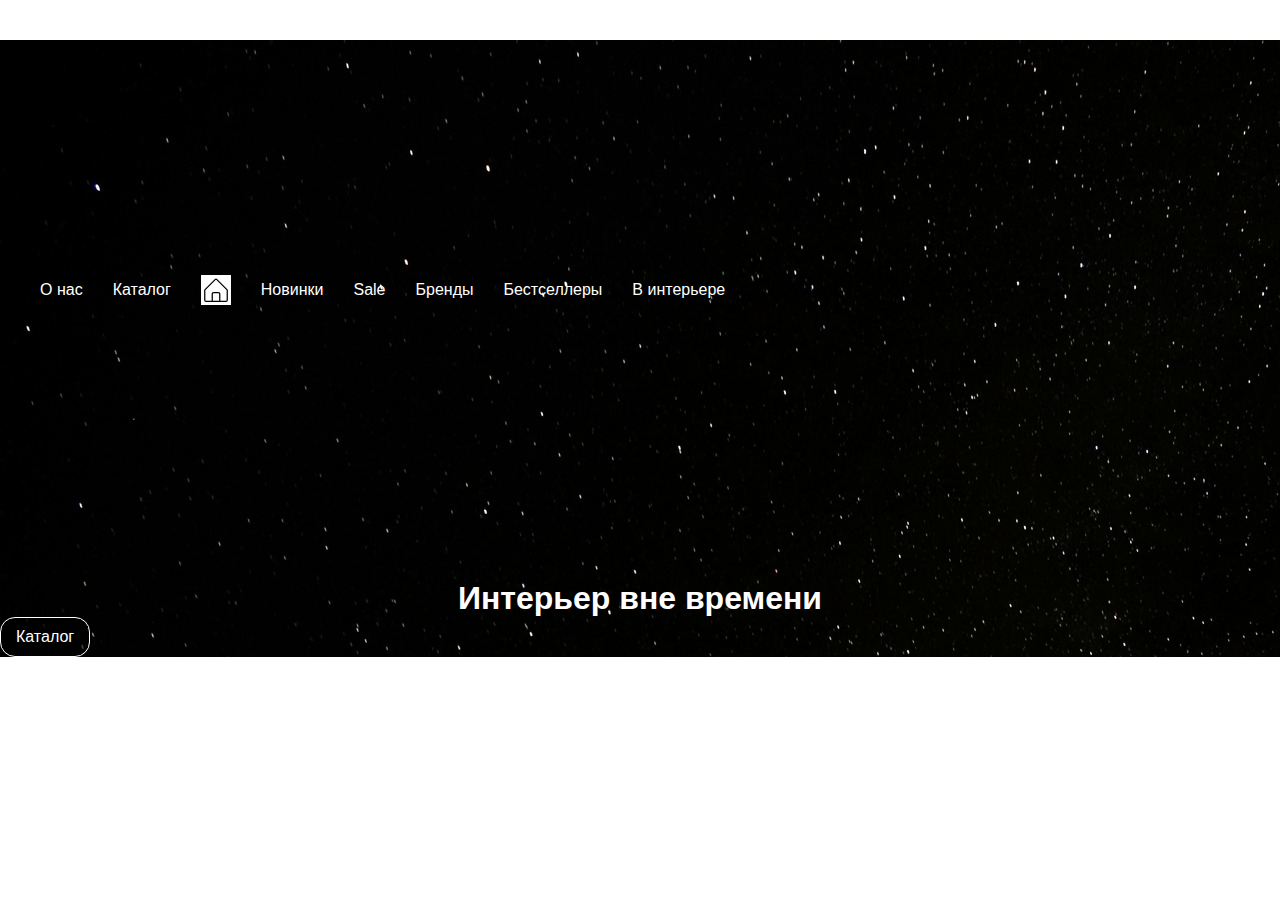
<file: Evropeyskiy/index.html>
<!DOCTYPE html>
<html lang="ru">
<head>
	<meta charset="UTF-8">
	<meta name="viewport" content="width=device-width, initial-scale=1.0">
	<title>Мебельный дом "Европейский"</title>
	<link rel="stylesheet" href="css/normalize.css">
	<link rel="stylesheet" href="css/style.css">
</head>
<body>
	<header class="header">
		<div class="container header__container">
			<nav class="header__nav nav flex">
				<ul class="header__list left-list flex">
					<li class="header__item">
						<a href="" class="header__link">О нас</a>
					</li>
					<li class="header__item">
						<a href="" class="header__link">Каталог</a>
					</li>
				</ul>

				<img class="header__logo" src="img/header/header-logo.svg" alt="Logo">

				<ul class="header__list right-list flex">
					<li class="header__item">
						<a href="" class="header__link">Новинки</a>
					</li>

					<li class="header__item">
						<a href="" class="header__link">Sale</a>
					</li>

					<li class="header__item">
						<a href="" class="header__link">Бренды</a>
					</li>

					<li class="header__item">
						<a href="" class="header__link">Бестселлеры</a>
					</li>

					<li class="header__item">
						<a href="" class="header__link">В интерьере</a>
					</li>
				</ul>
			</nav>

			<div class="header__content">
				<h1 class="header__title">Интерьер вне времени</h1>

				<button class="header__button">Каталог</button>
			</div>
		</div>
	</header>

	<main class="main">

	</main>
</body>
</html>
</file>
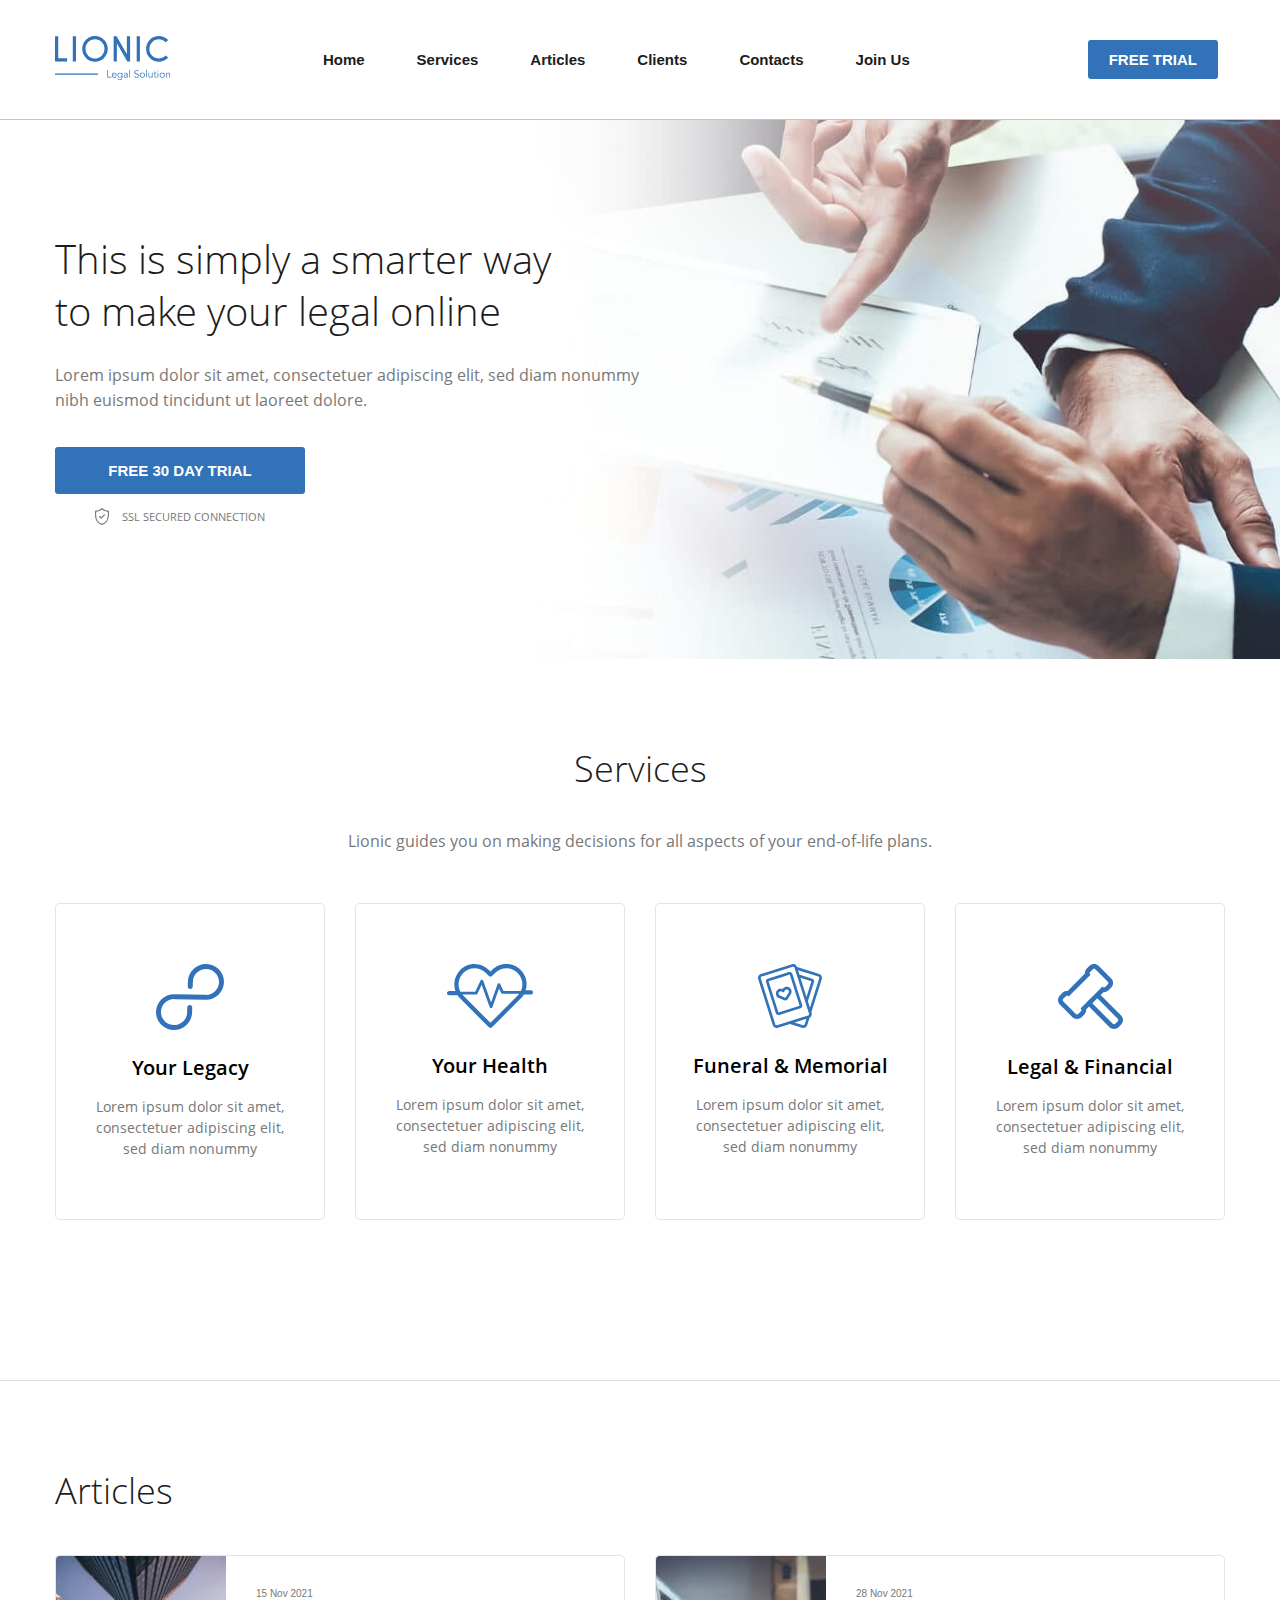
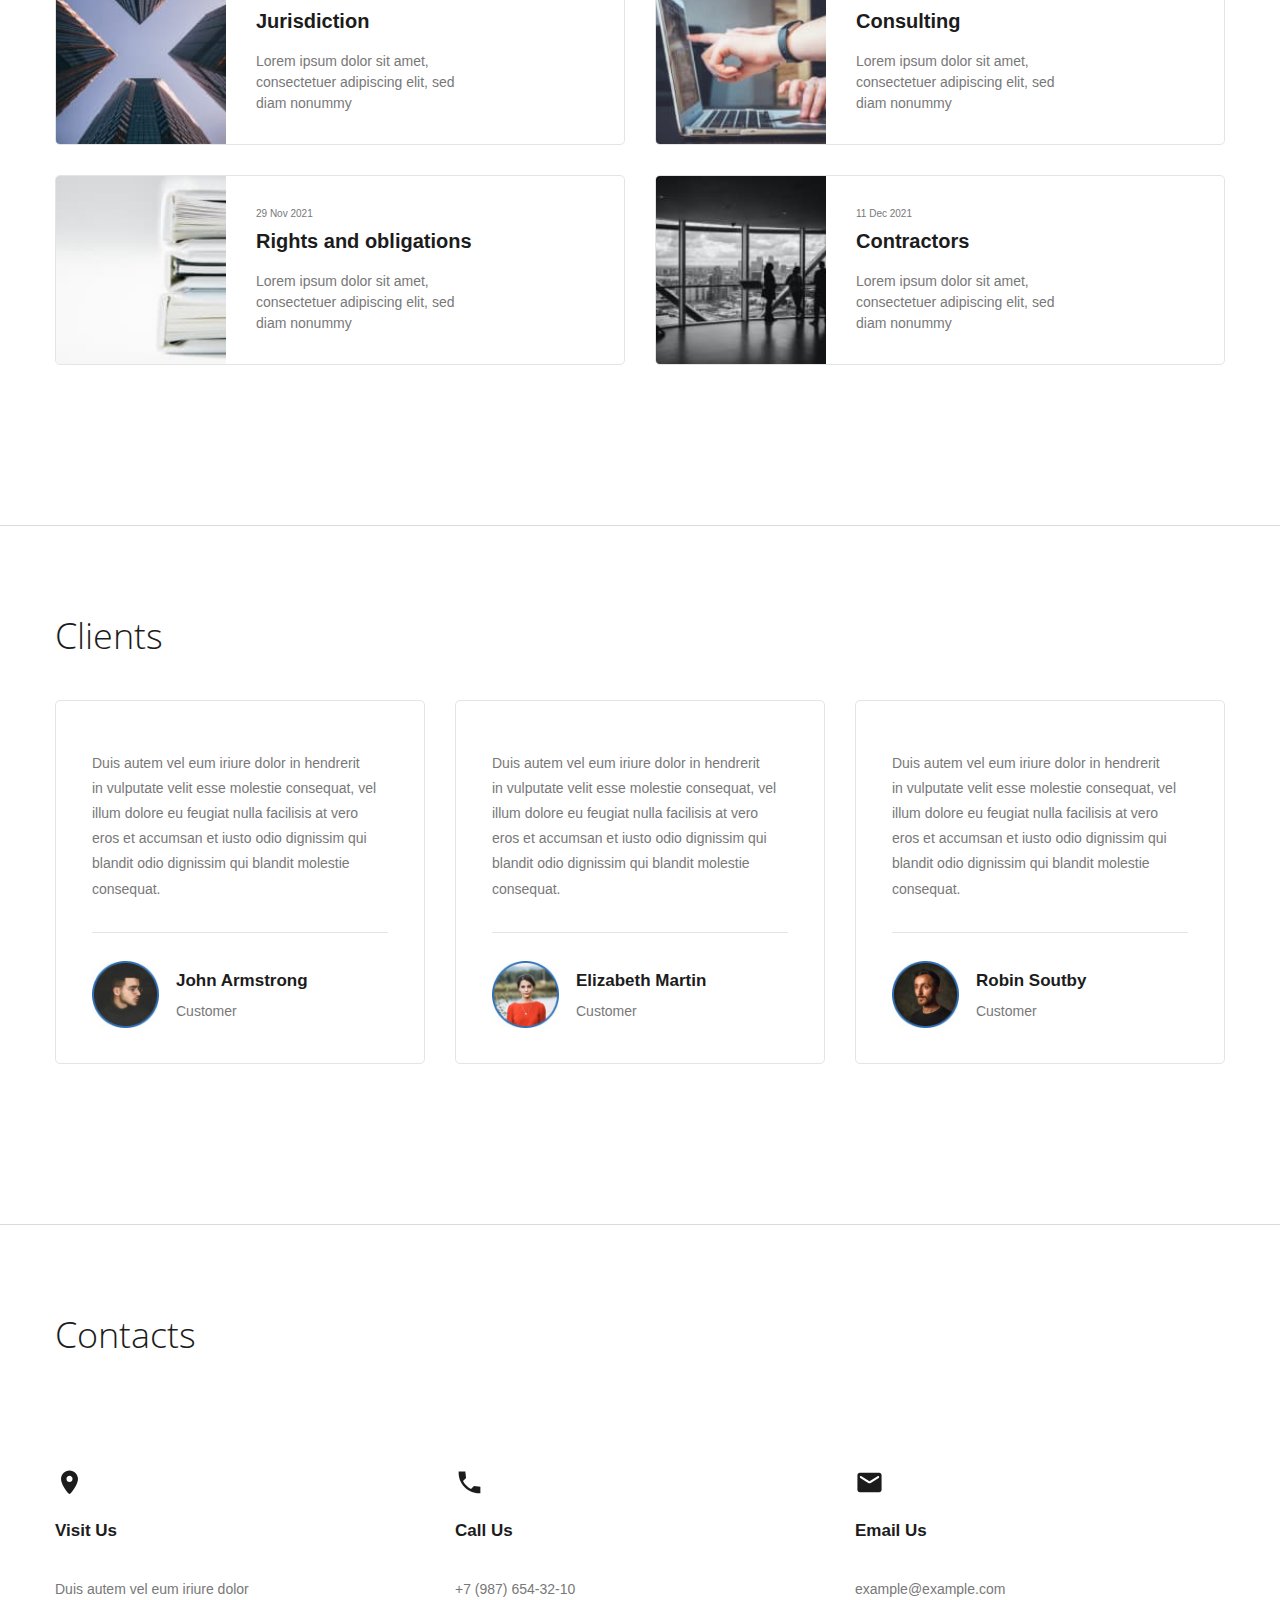
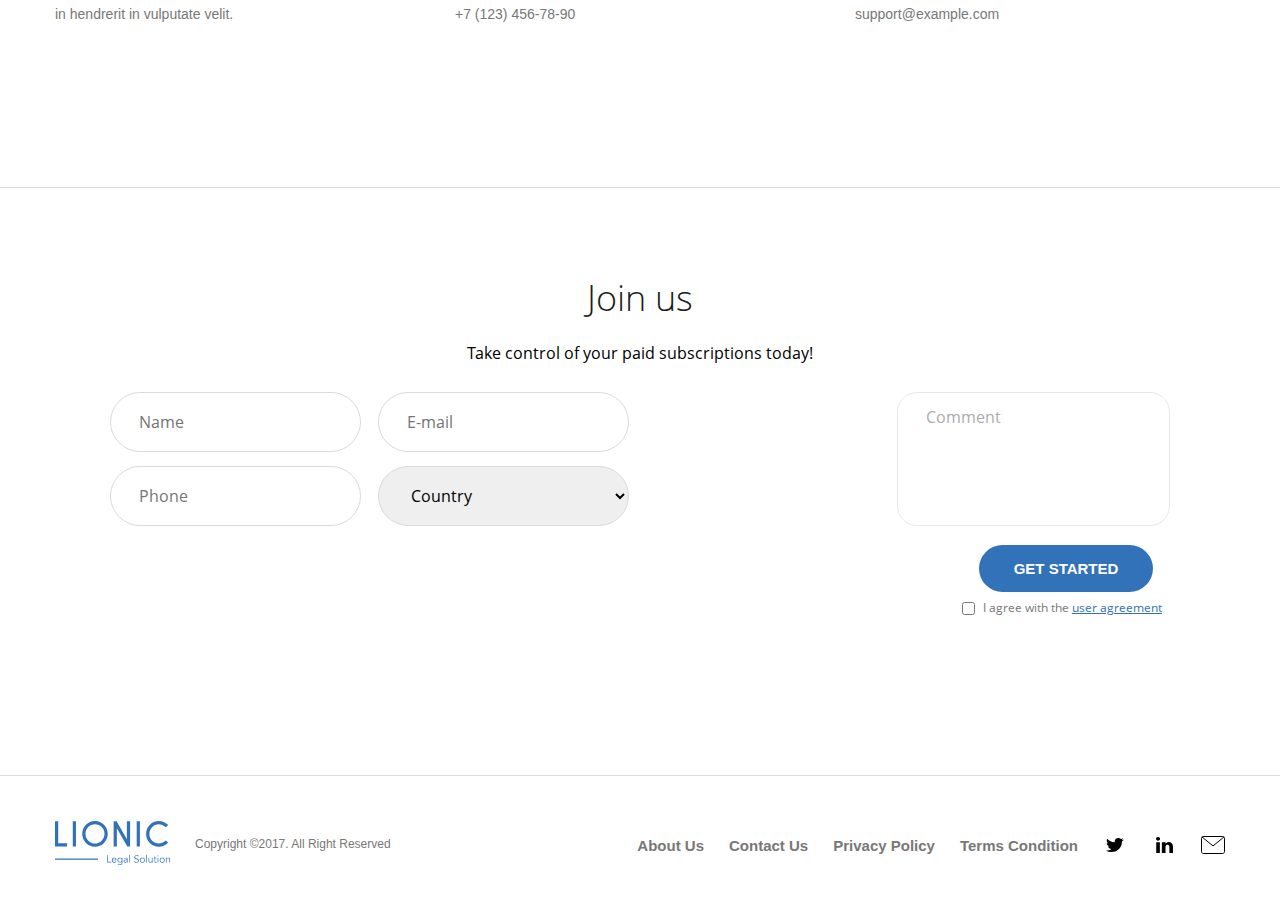
<file: Lionic/index.html>
<!DOCTYPE html>
<html lang="en">
<head>
  <meta charset="UTF-8">
  <meta name="viewport" content="width=device-width, initial-scale=1.0">
  <link rel="shortcut icon" href="img/favicon.svg" type="image/x-icon">
  <link rel="stylesheet" href="css/normalize.css">
  <link rel="stylesheet" href="css/style.css">
  <link rel="stylesheet" href="css/media.css">
  <title>Lionic</title>
</head>
<body>
  <!-- header -->
  <header class="header">
    <div class="container flex header__container">
      <a class="header__logo" href="#">
        <img class="header__img" src="img/01_header/logo.svg" alt="logo">
      </a>

      <nav class="header__nav nav flex">
        <ul class="nav__list list-reset flex">
          <li class="nav__item">
            <a class="nav__link" href="#hero">Home</a>
          </li>

          <li class="nav__item">
            <a class="nav__link" href="#services">Services</a>
          </li>

          <li class="nav__item">
            <a class="nav__link" href="#articles">Articles</a>
          </li>

          <li class="nav__item">
            <a class="nav__link" href="#clients">Clients</a>
          </li>

          <li class="nav__item">
            <a class="nav__link" href="#contacts">Contacts</a>
          </li>

          <li class="nav__item">
            <a class="nav__link" href="#join-us">Join Us</a>
          </li>
        </ul>
      </nav>

      <button class="header__btn btn btn-reset">Free trial</button>

      <button class="btn-reset header__burger header-burger">
        <span class="header-burger__line"></span>
        <span class="header-burger__line"></span>
        <span class="header-burger__line"></span>
      </button>
    </div>
  </header>

  <!-- main -->
  <main class="main">
    <!-- hero -->
    <section class="hero" id="hero">
      <div class="container">
        <div class="hero__content flex">
          <h1 class="hero__title">This is&nbsp;simply a&nbsp;smarter way to&nbsp;make your legal online</h1>

          <p class="hero__desc">Lorem ipsum dolor sit amet, consectetuer adipiscing elit, sed diam nonummy nibh euismod tincidunt&nbsp;ut laoreet dolore.</p>

          <div class="hero__wrapper flex">
            <button class="hero__btn btn btn-reset">FREE 30&nbsp;DAY TRIAL</button>

            <span class="hero__secure">SSL secured connection</span>
          </div>
        </div>
      </div>
    </section>

    <!-- services -->

    <section class="services section-offset" id="services">
      <!-- тут изображения вставлены через svg, можно попробовать через img, чтобы проверить поведение селектора -->
      <div class="container services__container">
        <h2 class="section-title services__title">Services</h2>

        <p class="section-desc services-desc color-descr">Lionic guides you on making decisions for all aspects of your end-of-life plans.</p>

        <ul class="services-list list-reset flex">
          <li class="services-item flex">
            <svg class="services-item-icon" width="68" height="66" viewBox="0 0 68 66" fill="none" xmlns="http://www.w3.org/2000/svg">
              <g clip-path="url(#clip0_7_34)">
              <path d="M50.393 0.00398661C40.438 -0.212013 32.146 7.63799 31.9 17.512L31.776 22.483C31.742 23.839 32.833 24.973 34.2 25.003C35.567 25.032 36.713 23.947 36.746 22.591L36.871 17.62C37.049 10.471 43.062 4.77799 50.271 4.93399C57.478 5.09099 63.201 11.038 63.023 18.187C62.844 25.335 56.831 31.029 49.623 30.872L18.5 30.197C8.54499 29.981 0.252987 37.831 0.00698678 47.705C-0.240013 57.579 7.65099 65.78 17.607 65.995C27.562 66.211 35.854 58.362 36.1 48.488L36.223 43.572C36.257 42.215 35.166 41.082 33.799 41.052C32.432 41.022 31.286 42.108 31.252 43.464L31.129 48.38C30.951 55.529 24.938 61.222 17.729 61.066C10.522 60.909 4.79899 54.962 4.97699 47.813C5.15599 40.664 11.169 34.971 18.377 35.127L49.5 35.802C59.456 36.018 67.747 28.169 67.994 18.295C68.24 8.41999 60.349 0.219987 50.394 0.00498661L50.393 0.00398661Z"/>
              </g>
              <defs>
              <clippath id="clip0_7_34">
              <rect width="68" height="66" fill="white"/>
              </clippath>
              </defs>
            </svg>

            <h3 class="services-item-title">
              Your Legacy
            </h3>
            <p class="services-item-desc color-descr">
              Lorem ipsum dolor sit amet, consectetuer adipiscing elit, sed diam nonummy
            </p>
          </li>

          <li class="services-item flex">
            <svg class="services-item-icon" width="86" height="64" viewBox="0 0 86 64" fill="none" xmlns="http://www.w3.org/2000/svg">
              <g clip-path="url(#clip0_7_47)">
              <path d="M79.622 20.272C79.622 22.336 79.316 24.352 78.726 26.27H83.868C85.045 26.27 86 27.227 86 28.406C86 29.586 85.045 30.541 83.868 30.541H77.47C77.268 30.541 77.073 30.513 76.888 30.461C76.0053 31.9743 74.9311 33.3675 73.692 34.606L44.972 63.374C44.7741 63.5725 44.539 63.73 44.2802 63.8375C44.0213 63.9449 43.7438 64.0002 43.4635 64.0002C43.1832 64.0002 42.9057 63.9449 42.6468 63.8375C42.388 63.73 42.1529 63.5725 41.955 63.374L13.233 34.606C12.1963 33.5688 11.2752 32.422 10.486 31.186C10.315 31.23 10.136 31.254 9.95 31.254H2.132C1.85176 31.2537 1.57431 31.1983 1.31551 31.0908C1.0567 30.9833 0.821595 30.8259 0.623621 30.6276C0.425646 30.4292 0.268677 30.1938 0.161676 29.9348C0.0546755 29.6758 -0.000261829 29.3983 9.38171e-07 29.118C9.38171e-07 27.938 0.955001 26.982 2.132 26.982H8.447C5.965 19.861 7.56 11.618 13.233 5.93801C15.1066 4.05015 17.3363 2.55313 19.793 1.5338C22.2497 0.514473 24.8843 -0.00687342 27.544 1.15198e-05C32.95 1.15198e-05 38.034 2.10901 41.856 5.93801L43.463 7.54701L45.07 5.93701C46.9438 4.04921 49.1737 2.55231 51.6306 1.53315C54.0874 0.513987 56.7222 -0.0071368 59.382 1.15198e-05C62.0417 -0.00681806 64.6763 0.514553 67.133 1.53388C69.5896 2.55321 71.8194 4.0502 73.693 5.93801C75.5791 7.8172 77.0741 10.0515 78.0918 12.5117C79.1094 14.972 79.6295 17.6096 79.622 20.272ZM70.678 8.95701C69.1987 7.46697 67.4383 6.28548 65.4989 5.48108C63.5595 4.67667 61.4796 4.26536 59.38 4.27101C57.2807 4.26563 55.2012 4.67706 53.2622 5.48146C51.3231 6.28586 49.563 7.46721 48.084 8.95701L44.969 12.077C44.7713 12.2754 44.5364 12.4329 44.2777 12.5403C44.019 12.6478 43.7416 12.7031 43.4615 12.7031C43.1814 12.7031 42.904 12.6478 42.6453 12.5403C42.3866 12.4329 42.1517 12.2754 41.954 12.077L38.84 8.95701C37.3608 7.46718 35.6005 6.28582 33.6613 5.48142C31.7221 4.67703 29.6424 4.26561 27.543 4.27101C25.4437 4.26546 23.3642 4.67682 21.4251 5.48123C19.486 6.28564 17.7259 7.46708 16.247 8.95701C11.173 14.04 10.232 21.718 13.425 27.763H28.236L33.538 16.479C33.783 15.959 34.277 15.634 34.891 15.663C35.1717 15.6764 35.4421 15.7726 35.6681 15.9396C35.8942 16.1065 36.0657 16.3367 36.161 16.601L44.051 38.487L50.542 20.168C50.6364 19.9007 50.8086 19.6678 51.0365 19.4992C51.2643 19.3306 51.5374 19.2341 51.8206 19.2221C52.1038 19.21 52.3842 19.283 52.6255 19.4316C52.8669 19.5802 53.0583 19.7977 53.175 20.056L56.351 27.051H73.852C76.612 21.125 75.554 13.842 70.677 8.95701H70.678ZM16.248 31.586L43.463 58.844L70.678 31.586C71.2253 31.038 71.7323 30.4512 72.195 29.83H55.736C55.179 29.83 54.373 29.573 54.143 29.064L52.046 24.444L45.404 43.189C45.204 43.755 44.67 44.135 44.069 44.136H44.066C43.466 44.136 42.933 43.76 42.729 43.196L34.653 20.798L30.426 29.794C30.192 30.292 29.99 30.541 29.439 30.541H15.293C15.593 30.901 15.912 31.249 16.248 31.586Z"/>
              </g>
              <defs>
              <clippath id="clip0_7_47">
              <rect width="86" height="64" fill="white"/>
              </clippath>
              </defs>
            </svg>

            <h3 class="services-item-title">
              Your Health
            </h3>
            <p class="services-item-desc color-descr">
              Lorem ipsum dolor sit amet, consectetuer adipiscing elit, sed diam nonummy
            </p>
          </li>

          <li class="services-item flex">
            <svg class="services-item-icon" width="64" height="64" viewBox="0 0 64 64" fill="none" xmlns="http://www.w3.org/2000/svg">
              <g clip-path="url(#clip0_7_58)">
              <path d="M63.8101 15.073L53.3321 48.146L53.5791 48.926C53.7393 49.4264 53.7986 49.9537 53.7536 50.4772C53.7086 51.0008 53.5603 51.5102 53.3171 51.976C52.9241 52.732 52.3171 53.329 51.5701 53.704L51.5611 53.737L49.1941 61.207C48.8722 62.2171 48.1632 63.0585 47.2223 63.5469C46.2815 64.0354 45.1853 64.131 44.1741 63.813L32.0001 59.957L19.8261 63.813C18.8148 64.131 17.7187 64.0354 16.7778 63.5469C15.8369 63.0585 15.1279 62.2171 14.8061 61.207L0.188058 15.074C0.0280711 14.5735 -0.0310613 14.0462 0.0140824 13.5227C0.0592262 12.9991 0.20775 12.4897 0.451058 12.024C0.69167 11.5566 1.02267 11.1416 1.42487 10.8031C1.82706 10.4646 2.29245 10.2093 2.79406 10.052L33.9431 0.187C34.9542 -0.131631 36.0504 -0.0363451 36.9915 0.451969C37.9325 0.940283 38.6415 1.78178 38.9631 2.792L39.0401 3.034C39.0491 3.036 39.0581 3.037 39.0661 3.04L61.2061 10.053C61.7073 10.2103 62.1723 10.4654 62.5743 10.8035C62.9763 11.1417 63.3073 11.5561 63.5481 12.023C64.0401 12.973 64.1331 14.055 63.8101 15.073ZM48.4441 54.75L36.4161 58.559L44.9781 61.271C45.3153 61.3777 45.6811 61.3463 45.9951 61.1835C46.3092 61.0208 46.5458 60.7401 46.6531 60.403L48.4441 54.75ZM51.0371 49.732L36.4211 3.598C36.3142 3.26106 36.078 2.98029 35.7644 2.81736C35.4507 2.65442 35.0852 2.62264 34.7481 2.729L3.60006 12.595C3.26006 12.702 2.98306 12.935 2.81906 13.252C2.73787 13.4073 2.68829 13.5771 2.67319 13.7517C2.65808 13.9263 2.67775 14.1021 2.73106 14.269L17.3471 60.402C17.5691 61.103 18.3201 61.492 19.0211 61.271L31.5611 57.299C31.5891 57.289 31.6171 57.279 31.6461 57.272L50.1691 51.405C50.5091 51.298 50.7861 51.065 50.9491 50.748C51.1141 50.432 51.1451 50.071 51.0371 49.731V49.732ZM48.4971 32.885L53.4461 17.265L42.4451 13.781L48.4971 32.885ZM61.1801 13.25C61.0998 13.0945 60.9896 12.9565 60.8557 12.8439C60.7218 12.7313 60.567 12.6464 60.4001 12.594L40.0231 6.14L41.4691 10.701C41.5571 10.711 41.6451 10.729 41.7321 10.757L54.2501 14.722C54.5841 14.8269 54.894 14.9969 55.1619 15.2223C55.4299 15.4477 55.6505 15.7239 55.8111 16.035C55.9734 16.3456 56.0726 16.6852 56.1028 17.0344C56.133 17.3835 56.0937 17.7352 55.9871 18.069L49.8951 37.297L51.9331 43.731L61.2681 14.267C61.3751 13.927 61.3441 13.567 61.1801 13.25ZM30.9401 23.336C31.5152 23.6323 32.0259 24.0398 32.4425 24.5349C32.8591 25.0299 33.1733 25.6027 33.3671 26.22C33.5725 26.8654 33.633 27.5483 33.5443 28.2198C33.4557 28.8913 33.22 29.535 32.8541 30.105L29.6411 35.126C29.3916 35.5142 29.0489 35.8336 28.6441 36.0552C28.2393 36.2767 27.7855 36.3932 27.3241 36.394C26.9701 36.394 26.6161 36.326 26.2841 36.19L20.7651 33.936C20.1378 33.6806 19.5745 33.29 19.1154 32.792C18.6563 32.2941 18.3127 31.701 18.1091 31.055C17.9119 30.4388 17.8389 29.7897 17.8943 29.1451C17.9498 28.5006 18.1326 27.8734 18.4321 27.3C18.7284 26.7249 19.1359 26.2142 19.631 25.7976C20.126 25.3811 20.6988 25.0668 21.3161 24.873C22.3839 24.5378 23.5338 24.5745 24.5781 24.977C25.1998 24.0462 26.1189 23.3539 27.1851 23.013C27.8013 22.8161 28.4504 22.7433 29.0949 22.7987C29.7394 22.8541 30.3665 23.0368 30.9401 23.336ZM30.8251 27.025C30.7361 26.742 30.5919 26.4795 30.4009 26.2526C30.2098 26.0257 29.9757 25.8389 29.7121 25.703C29.4491 25.5656 29.1615 25.4818 28.8659 25.4564C28.5703 25.431 28.2726 25.4645 27.9901 25.555C27.6178 25.6716 27.2823 25.8833 27.0168 26.1692C26.7513 26.455 26.565 26.8051 26.4761 27.185C26.4221 27.4083 26.3114 27.6139 26.1547 27.7819C25.998 27.9499 25.8006 28.0747 25.5816 28.1441C25.3626 28.2135 25.1294 28.2251 24.9045 28.178C24.6797 28.1309 24.4708 28.0265 24.2981 27.875C24.0064 27.6158 23.6523 27.4371 23.2705 27.3565C22.8888 27.2758 22.4926 27.296 22.1211 27.415C21.838 27.5042 21.5755 27.6487 21.3488 27.8401C21.122 28.0315 20.9355 28.266 20.8001 28.53C20.6627 28.793 20.5789 29.0806 20.5535 29.3762C20.5281 29.6718 20.5616 29.9694 20.6521 30.252C20.8271 30.805 21.2371 31.249 21.7751 31.469L27.2931 33.723C27.3114 33.731 27.3322 33.7317 27.3511 33.725C27.3696 33.7194 27.3856 33.7074 27.3961 33.691L30.6091 28.669C30.9231 28.179 31.0021 27.581 30.8261 27.027L30.8251 27.025ZM44.1721 40.932C44.2788 41.2656 44.3183 41.6171 44.2882 41.966C44.2582 42.315 44.1592 42.6545 43.9971 42.965C43.8365 43.2764 43.6158 43.5529 43.3477 43.7785C43.0796 44.004 42.7694 44.1742 42.4351 44.279L21.2401 50.994C20.5659 51.2062 19.835 51.1426 19.2077 50.817C18.5803 50.4914 18.1076 49.9305 17.8931 49.257L8.01306 18.07C7.90624 17.7362 7.8667 17.3846 7.89674 17.0355C7.92678 16.6863 8.0258 16.3466 8.18806 16.036C8.34862 15.7249 8.56923 15.4487 8.83717 15.2233C9.1051 14.9979 9.41503 14.8279 9.74906 14.723L30.9451 8.009C31.6194 7.79619 32.3506 7.85955 32.9782 8.18519C33.6059 8.51083 34.0788 9.07215 34.2931 9.746L44.1721 40.932ZM41.6301 41.737L31.7501 10.551L21.9781 13.645L10.5531 17.264L20.4331 48.45L41.6301 41.737Z"/>
              </g>
              <defs>
              <clippath id="clip0_7_58">
              <rect width="64" height="64" fill="white"/>
              </clippath>
              </defs>
            </svg>

            <h3 class="services-item-title">
              Funeral&nbsp;&amp; Memorial
            </h3>
            <p class="services-item-desc color-descr">
              Lorem ipsum dolor sit amet, consectetuer adipiscing elit, sed diam nonummy
            </p>
          </li>

          <li class="services-item flex">
						<svg class="services-item-icon" width="65" height="65" fill="none" xmlns="http://www.w3.org/2000/svg"><g clip-path="url(#a)"><path d="M63.131 51.506c1.1959 1.1985 1.8675 2.8225 1.8675 4.5155 0 1.6931-.6716 3.317-1.8675 4.5155L60.54 63.13c-.5918.5949-1.2958 1.0665-2.0711 1.3875-.7754.321-1.6067.485-2.4459.4825-.839.0024-1.6701-.1616-2.4453-.4826-.7752-.321-1.479-.7925-2.0707-1.3874L30.988 42.613l-2.862 2.862c.0768.922-.049 1.8496-.3686 2.7178-.3196.8682-.8252 1.656-1.4814 2.3082l-2.726 2.726c-.5917.5948-1.2955 1.0664-2.0707 1.3873-.7751.321-1.6063.4851-2.4453.4827-.8388.0023-1.6698-.1618-2.4448-.4828-.775-.321-1.4786-.7925-2.0702-1.3872L1.86503 40.575C.66925 39.3767-.00231934 37.7529-.00231934 36.06c0-1.6929.67156934-3.3166 1.86734934-4.515l2.726-2.726c.65223-.6561 1.44004-1.1617 2.30825-1.4813.8682-.3195 1.79579-.4454 2.71775-.3687L26.97 9.61902c-.0747-.92133.0519-1.8479.371-2.71544.3191-.86753.8231-1.65526 1.477-2.30856l2.725-2.725c.5917-.59463 1.2953-1.066062 2.0703-1.38704.775-.320977 1.6059-.48512761 2.4447-.48295879 1.706 0 3.31.66399979 4.516 1.86999879L53.227 14.522c1.1956 1.1985 1.867 2.8222 1.867 4.515 0 1.6928-.6714 3.3166-1.867 4.515l-2.725 2.726c-.6523.6562-1.4403 1.1618-2.3087 1.4814-.8684.3196-1.7961.4454-2.7183.3686l-2.862 2.862 20.518 20.516ZM31.164 35.784l4.619-4.619 3.46-3.46 5.155-5.154.4.4c.328.328.758.492 1.188.492.43 0 .86-.164 1.189-.492l2.725-2.725c.1561-.156.2798-.3412.3643-.545.0844-.2039.1279-.4223.1279-.643 0-.2206-.0435-.4391-.1279-.6429-.0845-.2039-.2082-.3891-.3643-.5451L37.246 5.19702c-.1559-.15618-.341-.28003-.5449-.36446-.2039-.08443-.4224-.12777-.6431-.12754-.43 0-.86.164-1.188.492l-2.726 2.725c-.1561.15602-.28.3413-.3646.54523-.0845.20393-.128.42252-.128.64327 0 .22076.0435.43935.128.64328.0846.20393.2085.3892.3646.5452l.4.4-21.85 21.847-.4-.4c-.1559-.1562-.34104-.28-.54491-.3644-.20386-.0845-.4224-.1278-.64306-.1276-.43 0-.86.164-1.188.492l-2.725 2.724c-.15602.156-.27978.3412-.36422.5451-.08444.2038-.1279.4223-.1279.6429 0 .2207.04346.4391.1279.643.08444.2038.2082.389.36422.545L17.846 49.9c.328.328.758.492 1.188.492.43 0 .86-.164 1.189-.492l2.725-2.725c.1562-.156.2801-.3413.3646-.5452.0845-.2039.1281-.4225.1281-.6433 0-.2207-.0436-.4393-.1281-.6432-.0845-.204-.2084-.3893-.3646-.5453l-.4-.4 5.155-5.154 3.461-3.46Zm28.64 19.05L39.285 34.317l-4.97 4.97 20.52 20.516c.327.328.758.492 1.188.492.43 0 .86-.164 1.188-.492l2.593-2.593c.1561-.156.2798-.3412.3643-.545.0844-.2039.1279-.4223.1279-.643 0-.2206-.0435-.4391-.1279-.6429-.0845-.2039-.2082-.3891-.3643-.5451Z" fill="#3172B9"/></g><defs><clippath id="a"><path fill="#fff" d="M0 0h65v65H0z"/></clippath></defs></svg>

            <h3 class="services-item-title">
              Legal&nbsp;&amp; Financial
            </h3>

            <p class="services-item-desc color-descr">
              Lorem ipsum dolor sit amet, consectetuer adipiscing elit, sed diam nonummy
            </p>
          </li>
        </ul>
      </div>
    </section>

    <!-- articles -->

    <section class="articles section-offset" id="articles">
      <div class="container articles__container">
        <h2 class="section-title articles__title">Articles</h2>

        <ul class="articles__list list-reset flex">
          <li class="articles__item">
            <article class="blog-preview articles__article">
              <a href="#" class="blog-preview__link flex">
                <img class="blog-preview__img" src="img/04_articles/blog-1.jpg" alt="blog photo 1">

								<div class="blog-preview__text">
									<time class="blog-preview__time color-descr" datetime="2021-11-15 11:30">15&nbsp;Nov 2021</time>

									<h3 class="blog-preview__title">Jurisdiction</h3>

									<p class="blog-preview__desc color-descr">Lorem ipsum dolor sit amet, consectetuer adipiscing elit, sed diam nonummy</p>
								</div>
              </a>
            </article>
          </li>

          <li class="articles__item">
            <article class="blog-preview articles__article">
              <a href="#" class="blog-preview__link flex">
                <img class="blog-preview__img" src="img/04_articles/blog-2.jpg" alt="blog photo 2">

								<div class="blog-preview__text">
									<time class="blog-preview__time color-descr" datetime="2021-11-28 11:30">28&nbsp;Nov 2021</time>

									<h3 class="blog-preview__title">Consulting</h3>

									<p class="blog-preview__desc color-descr">Lorem ipsum dolor sit amet, consectetuer adipiscing elit, sed diam nonummy</p>
								</div>
              </a>
            </article>
          </li>

          <li class="articles__item">
            <article class="blog-preview articles__article">
              <a href="#" class="blog-preview__link flex">
                <img class="blog-preview__img" src="img/04_articles/blog-3.jpg" alt="blog photo 3">

								<div class="blog-preview__text">
									<time class="blog-preview__time color-descr" datetime="2021-11-29 11:30">29&nbsp;Nov 2021</time>

									<h3 class="blog-preview__title">Rights and obligations</h3>

									<p class="blog-preview__desc color-descr">Lorem ipsum dolor sit amet, consectetuer adipiscing elit, sed diam nonummy</p>
								</div>
              </a>
            </article>
          </li>

          <li class="articles__item">
            <article class="blog-preview articles__article">
              <a href="#" class="blog-preview__link flex">
                <img class="blog-preview__img" src="img/04_articles/blog-4.jpg" alt="blog photo 4">

								<div class="blog-preview__text">
									<time class="blog-preview__time color-descr" datetime="2021-12-11 11:30">11&nbsp;Dec 2021</time>

									<h3 class="blog-preview__title">Contractors</h3>

									<p class="blog-preview__desc color-descr">Lorem ipsum dolor sit amet, consectetuer adipiscing elit, sed diam nonummy</p>
								</div>
              </a>
            </article>
          </li>
        </ul>
      </div>
    </section>

    <!-- clients -->

    <section class="clients section-offset" id="clients">
      <div class="container clients__container">
        <h2 class="section-title clients-title">Clients</h2>

        <ul class="clients-list list-reset flex">
          <li class="clients-item flex">
            <p class="clients-item-descr">Duis autem vel eum iriure dolor&nbsp;in hendrerit in&nbsp;vulputate velit esse molestie consequat, vel illum dolore eu&nbsp;feugiat nulla facilisis at&nbsp;vero eros&nbsp;et accumsan et&nbsp;iusto odio dignissim qui blandit odio dignissim qui blandit molestie consequat.</p>

            <div class="clients-user flex">
              <div class="clients-avatar">
                <img src="img/05_clients/client-1.jpg" alt="John Armstrong">
              </div>

              <div class="clients-text">
                <div class="clients-name">John Armstrong</div>

                <span class="clients-post">Customer</span>
              </div>
            </div>
          </li>

          <li class="clients-item flex">
            <p class="clients-item-descr">Duis autem vel eum iriure dolor in&nbsp;hendrerit in&nbsp;vulputate velit esse molestie consequat, vel illum dolore eu&nbsp;feugiat nulla facilisis at&nbsp;vero eros et&nbsp;accumsan et&nbsp;iusto odio dignissim qui blandit odio dignissim qui blandit molestie consequat.</p>

            <div class="clients-user flex">
              <div class="clients-avatar">
                <img src="img/05_clients/client-2.jpg" alt="Elizabeth Martin">
              </div>

              <div class="clients-text">
                <div class="clients-name">Elizabeth Martin</div>

                <span class="clients-post">Customer</span>
              </div>
            </div>
          </li>

          <li class="clients-item flex">
            <p class="clients-item-descr">Duis autem vel eum iriure dolor in&nbsp;hendrerit in&nbsp;vulputate velit esse molestie consequat, vel illum dolore eu&nbsp;feugiat nulla facilisis at&nbsp;vero eros et&nbsp;accumsan et&nbsp;iusto odio dignissim qui blandit odio dignissim qui blandit molestie consequat.</p>

            <div class="clients-user flex">
              <div class="clients-avatar">
                <img src="img/05_clients/client-3.jpg" alt="Robin Soutby">
              </div>

              <div class="clients-text">
                <div class="clients-name">Robin Soutby</div>

                <span class="clients-post">Customer</span>
              </div>
            </div>
          </li>
        </ul>
      </div>
    </section>

    <!-- contacts -->

    <section class="contacts section-offset" id="contacts">
      <div class="container contacts__container">
        <h2 class="section-title contacts-title">Contacts</h2>

        <address class="contacts-address">
          <ul class="contacts-list list-reset flex">
            <li class="contacts-item flex contacts-item-address">
              <strong class="contacts-item-caption">Visit&nbsp;Us</strong>

              <p class="contacts-item-text">Duis autem vel eum iriure dolor in&nbsp;hendrerit in&nbsp;vulputate velit.</p>
            </li>

            <li class="contacts-item flex contacts-item-call">
              <strong class="contacts-item-caption">Call&nbsp;Us</strong>

              <a class="contacts-item-link" href="tel:+79876543210">+7 (987) 654-32-10</a>

              <a class="contacts-item-link" href="tel71234567890">+7 (123) 456-78-90</a>
            </li>

            <li class="contacts-item flex contacts-item-email">
              <strong class="contacts-item-caption">Email&nbsp;Us</strong>

              <a class="contacts-item-link" href="mailto:example@example.com">example@example.com</a>

              <a class="contacts-item-link" href="mailto:support@example.com">support@example.com</a>
            </li>
          </ul>
        </address>
      </div>
    </section>

    <!-- join-us -->

    <section class="joinus section-offset" id="join-us">
      <div class="container joinus__container">
        <h2 class="section-title joinus-title">Join&nbsp;us</h2>

        <p class="section-desc joinus-desc">Take control of&nbsp;your paid subscriptions today!</p>

        <p class="section-desc joinus-desc-mobile">Lionic guides you on making decisions for all aspects of your end-of-life plans.</p>

        <form class="joinus-form flex" action="https://jsonplaceholder.typicode.com/posts" method="post" enctype="application/x-www-form-urlencoded">
          <div class="form-top flex">
            <div class="form-top-left flex">
              <input class="form-input" type="text" name="name" placeholder="Name" required>

              <input class="form-input" type="email" name="email" placeholder="E-mail" required>

              <input class="form-input" type="tel" name="tel" placeholder="Phone" required>

              <select class="form-select" name="country">
                <option value="Country" disabled selected>Country</option>
                <option value="United Kingdom">United Kingdom</option>
                <option value="United States">United States</option>
                <option value="France">France</option>
                <option value="Germany">Germany</option>
                <option value="Spain">Spain</option>
                <option value="Estonia">Estonia</option>
              </select>
            </div>

            <div class="form-top-right">
              <textarea class="form-textarea" name="comment" placeholder="Comment"></textarea>
            </div>
          </div>

          <div class="form-bottom">
            <div class="form-wrapper flex">
              <button class="btn form-bottom-btn btn-reset">Get started</button>

              <label class="form-bottom-label flex">
                <input type="checkbox" required>I&nbsp;agree with the&nbsp;

                <a href="#">user agreement</a>
              </label>
            </div>
          </div>
        </form>
      </div>
    </section>
  </main>

  <!-- footer -->
  <footer class="footer">
    <div class="container flex footer__container">
      <div class="footer__left flex">
        <a class="footer__logo" href="#">
          <img class="footer__img" src="img/01_header/logo.svg" alt="Logo">
        </a>

        <small class="footer__copy">Copyright &copy;2017. All Right Reserved</small>
      </div>

      <div class="footer__right flex">
        <nav class="footer__nav nav flex">
          <ul class="nav__list footer__list list-reset flex">
            <li class="nav__item footer__item nav__item_footer-indent">
              <a href="" class="nav__link footer__link">About&nbsp;Us</a>
            </li>

            <li class="nav__item nav__item_footer-indent">
              <a href="" class="nav__link footer__link">Contact&nbsp;Us</a>
            </li>

            <li class="nav__item nav__item_footer-indent">
              <a href="" class="nav__link footer__link">Privacy Policy</a>
            </li>

            <li class="nav__item nav__item_footer-indent">
              <a href="" class="nav__link footer__link">Terms Condition</a>
            </li>
          </ul>

          <ul class="footer-social list-reset flex">
            <li class="social-item">
              <a class="social-link"  href="https://twitter.com/login">
                <svg class="social-link-icon social-link-icon-twitter" width="18" height="14" viewBox="0 0 18 14" fill="none" xmlns="http://www.w3.org/2000/svg">
                  <g clip-path="url(#clip0_9_2)">
                  <path d="M17.719 1.65632C17.0672 1.93749 16.3672 2.12756 15.6312 2.213C16.3824 1.77569 16.9578 1.08271 17.2295 0.257952C16.516 0.66998 15.7351 0.960048 14.9207 1.11556C14.258 0.428779 13.313 0 12.2675 0C10.2607 0 8.63311 1.58169 8.63311 3.53391C8.63311 3.81052 8.66516 4.08038 8.72676 4.33947C5.70575 4.19186 3.02744 2.78497 1.2347 0.647183C0.921659 1.16929 0.742478 1.77633 0.742478 2.42402C0.742478 3.64991 1.38427 4.73153 2.35946 5.36512C1.78217 5.34773 1.21754 5.19623 0.712779 4.9233V4.96795C0.712779 6.68033 1.96554 8.10817 3.6285 8.4329C3.32302 8.51427 3.00243 8.55679 2.67076 8.55679C2.43627 8.55679 2.20876 8.53521 1.98651 8.49457C2.44908 9.89809 3.7915 10.9197 5.38164 10.9486C4.13761 11.8967 2.57008 12.4619 0.867562 12.4619C0.574324 12.4619 0.284511 12.4449 0 12.4115C1.60887 13.4145 3.51914 14 5.57194 14C12.2576 14 15.914 8.61508 15.914 3.94522C15.914 3.79191 15.9105 3.63974 15.9029 3.48812C16.6153 2.98716 17.2303 2.36688 17.719 1.65632Z"/>
                  </g>
                  <defs>
                  <clippath id="clip0_9_2">
                  <rect width="18" height="14" fill="white"/>
                  </clippath>
                  </defs>
                </svg>
              </a>
            </li>

            <li class="social-item">
              <a class="social-link"  href="#">
                <svg class="social-link-icon social-link-icon-linkedin" width="17" height="16" viewBox="0 0 17 16" fill="none" xmlns="http://www.w3.org/2000/svg">
                  <g clip-path="url(#clip0_9_0)">
                  <path d="M3.85973 15.999V5.20386H0.215035V15.999H3.85973ZM2.03785 3.72907C3.30882 3.72907 4.09994 2.90013 4.09994 1.86422C4.07626 0.804959 3.30887 -0.000976562 2.06197 -0.000976562C0.815269 -0.000976562 0 0.804975 0 1.86422C0 2.90018 0.790923 3.72907 2.01406 3.72907H2.03774H2.03785ZM5.87706 15.999H9.52175V9.97048C9.52175 9.64784 9.54543 9.32554 9.64168 9.0949C9.90516 8.45027 10.5049 7.78262 11.5117 7.78262C12.8305 7.78262 13.3582 8.77258 13.3582 10.2238V15.999H17.0026V9.8091C17.0026 6.49325 15.2045 4.95042 12.8065 4.95042C10.8404 4.95042 9.9771 6.03237 9.49751 6.76928H9.52184V5.20363H5.87714C5.92497 6.21659 5.87714 15.9988 5.87714 15.9988L5.87706 15.999Z"/>
                  </g>
                  <defs>
                  <clippath id="clip0_9_0">
                  <rect width="17" height="16" fill="white"/>
                  </clippath>
                  </defs>
                  </svg>
              </a>
            </li>

            <li class="social-item">
              <a class="social-link" href="#">
                <svg class="social-link-icon social-link-icon-mail" width="24" height="18" viewBox="0 0 24 18" fill="none" xmlns="http://www.w3.org/2000/svg">
                  <path d="M2.4 0.5H21.6C22.6747 0.5 23.5 1.31855 23.5 2.25V15.75C23.5 16.6814 22.6747 17.5 21.6 17.5H2.4C1.32525 17.5 0.5 16.6814 0.5 15.75V2.25C0.5 1.31855 1.32525 0.5 2.4 0.5Z" stroke-linecap="round" stroke-linejoin="round"/>
                  <path d="M22.8478 1.0625L12 9.93794L1.15222 1.0625" stroke-linecap="round" stroke-linejoin="round"/>
                </svg>
              </a>
            </li>
          </ul>
        </nav>
      </div>
    </div>
  </footer>
</body>
</html>
</file>
<file: 3D-Modeling/css/style.css>
/* fonts */

@font-face {
  font-family: 'Roboto';
  src: local('RobotoRegular'), local('RobotoRegular');
  src: url('../fonts/RobotoRegular.woff2') format('woff2'),
       url('../fonts/RobotoRegular.woff') format('woff');
  font-weight: 400;
}

@font-face {
  font-family: 'Roboto';
  src: local('RobotoBold'), local('RobotoBold');
  src: url('../fonts/RobotoBold.woff2') format('woff2'),
       url('../fonts/RobotoBold.woff') format('woff');
  font-weight: 700;
}


/* common */

html {
    -webkit-box-sizing: border-box;
            box-sizing: border-box
}

*,
*::before,
*::after {
-webkit-box-sizing: inherit;
      box-sizing: inherit;
}

body {
  min-width: 320px;
  font-family: 'Roboto', sans-serif;
  font-weight: 400;
}


:root {
 --color-3F2AFF: #3F2AFF;
 --section-indent: 80px;
 --gap-header: 55px
}

a {
  text-decoration: none;
  cursor: pointer;
}

img {
  max-width: 100%;
}

ul {
  list-style: none;
}

h1, h2, h3, p, ul {
  padding: 0;
  margin: 0;
}

.section-indent {
  margin-bottom: var(--section-indent);
}

.flex {
  display: flex;
}

/* header */

.header {
  padding: 27px 0;
  font-size: 18px;
  background-color: var(--color-3F2AFF);
}


.header__nav {
  align-items: center;
}



.header__link-logo {
  margin-right: auto;
}



.header__list {
  gap: var(--gap-header);
}

.header__item {
  min-width: fit-content;
}

.header__link {
  color: #fff;
}

/* home */

.home {
  color: #fff;
  background-image: radial-gradient(44.07% 44.07% at 67.78% 55.93%, #555681 0%, #212133 100%);
}


.home__content {
  padding-top: 130px;
  padding-bottom: 130px;
}

.home__title {
  margin-bottom: 28px;
  font-size: 60px;
  line-height: 1;
}

.home__descr {
  margin-bottom: 63px;
  font-size: 18px;
  line-height: 1.5;
}

.home__link {
  display: inline-block;
  padding: 24px 77px;
  border-radius: 20px;
  font-size: 18px;
  color: #fff;
  background-color: var(--color-3F2AFF);
}

.home__picture {
  margin-left: 7px;
}

.home__img {
  margin-top: 15px;
}


/* benefits */



.benefits {
  padding: 79px 0;
}

.benefits__top {
  margin-bottom: 25px;
}


.benefits__picture {
  max-width: 100%;
  /* margin-right: 30px; */
  align-self: flex-start;
}

.benefits-top__img {
  min-width: 160px;
  margin-right: 30px;
  padding-top: 20px;
}


.benefits__title {
  margin-bottom: 18px;
  font-size: 40px;
  font-weight: 700;
  line-height: 0.99;
}

.benefits__descr {
  line-height: 1.49;
  color: #666;
}


.benefits__item {
  display: flex;
  align-items: center;
  font-weight: 700;
  line-height: 1.2;
  color: #666;
}

.benefits-item__icon {
  margin-right: 29px;
  min-width: 80px;
  min-height: 80px;
}


/* teachers */

.teachers {
  padding: 73px 0;
  background-color: #212133;;
}

.teachers__title {
  margin-bottom: 19px;
  font-size: 40px;
  font-weight: 700;
  color: #fff;
}

.teachers__img {
  margin-bottom: 26px;
  border-radius: 20px 20px 0px 0px;
}

.teachers__subtitle {
  margin-bottom: 7px;
  font-size: 18px;
  font-weight: 700;
  line-height: 1.5;
  color: #fff;
}

.teachers__descr {
  line-height: 1.5;
  color: #85859B;
}


/* course */


.course {
  padding-top: 71px;
  padding-bottom: 51px;
}

.course__title {
  margin-bottom: 22px;
  font-size: 40px;
}

.course__list {
  margin-bottom: 1.6em;
}

.course__item {
  position: relative;
  border-radius: 20px;
  background-color: #EDF0F9; 
}

.course__img {
  border-radius: 20px 20px 0 0;
}

.course-duration {
  position: absolute;
  top: 10px;
  right: 4px;
  display: flex;
  align-items: center;
  color: #fff;
}

.course-duration__time {
  padding-left: 5px;
}

.course__text {
  display: flex;
  min-height: 300px;
  padding: 30px;
  flex-direction: column;
  align-items: flex-start;
  justify-content: space-between;
}

.course__subtitle {
  margin-bottom: 10px;
  font-size: 18px;  
}

.course__descr {
  flex-grow: 1;
  line-height: 1.5;
  color: #666;
}


.course__link {
  display: inline-block;
  padding: 20px 59px;
  border-radius: 20px;
  font-weight: 700;
  color: #fff;
  background-color: #3F2AFF;
}


/* footer */


.footer {
  padding-top: 28px;
  padding-bottom: 24px;
  background-color: #2E2B44;
}

.footer__list {
  max-width: 216px;
  gap: 30px;
  margin: 0 auto;
}


.container__copy {
  position: relative;
  /* background-color: #fff; */
}

.footer__copy {
  position: absolute;
  right: 45.5%;
  padding-top: 4px;
  font-size: 13px;
}
</file>
<file: 3D-Modeling/css/media.css>
/* Макет десктоп */

@media (max-width: 1200px) {
  
/* home */

  .home__title {
    font-size: 50px;
  }

  .home__picture {
    margin-left: 20px;
  }

/* benefits */

  .benefits__item {
    flex-direction: column;
    align-items: flex-start;
  }

  .benefits__title_768px {
    display: none;
  }

  .benefits-item__icon {
    margin-bottom: 15px;
  }

  .course__text {
    min-height: 376px;
  }
}

/* Макет 768px */

@media (max-width: 992px) {

/* header */

  .header__list {
    gap: 57px;
  }
/* home */

  .home {
    padding-bottom: 5px;
  }

  .home__container {
    align-items: flex-start;
  }

  .home__title {
    margin-bottom: 16px;
  }

  .home__picture {
    margin-left: 0;
  }

  .home__img {
    margin-top: 0;
    padding-top: 115px;
  }

/* benefits */

  .benefits {
    padding-top: 80px;
    padding-bottom: 76px;
  }

  .benefits__top {
    margin-bottom: 23px;
  }

  .benefits-top__img {
    margin-right: 80px;
  }

  .benefits-item__icon {
    margin-right: 0;
    margin-bottom: 10px;
  }

/* teachers */

  .teachers {
    padding-top: 71px;
    padding-bottom: 50px;
  }

  .teachers__item:nth-child(1) {
    margin-bottom: 1.6em;
  }

/* course */

  .course-duration {
    right: 10px;
  }

  .course__link {
    padding: 23px 56px;
  }

}

/* Макет 576px */

@media (max-width: 767px) {


  .header__nav {
    flex-direction: column;
  }

  .header__link-logo {
    align-self: center;
    margin-right: 0;
    margin-bottom: 30px;
  }

  .home__title {
    font-size: 50px;
  }

  .home__picture {
    display: none;
  }

  .home__content {
    padding-top: 80px;
  }

  .benefits {
    padding-top: 80px;
    padding-bottom: 56px;
  }

  .benefits-top__img {
    min-width: 150px;
    margin-right: 30px;
    padding-top: 0;
  }

  /* teachers */

  .teachers {
    padding-bottom: 75px;
  }


  /* Поставлю временно высоту, так как иначе вся верстка ломается */
  .teachers__img {
    min-height: 180px; 
  }

  /* course */

  .course__img {
    min-height: 180px;
  }

  .course__text {
    min-height: 473px;
  }

  .course__link {
    padding: 23px 49px;
  }
  
}

/* Макет Mobile */

@media (max-width: 575px) {

/* header */

  .header__container {
    max-width: 290px;
  }

  .header__list {
    max-width: 100%;
    overflow-x: scroll;
  }

  .header__link-logo {
    margin-bottom: 18px;
  }


/* home */

  .home__container {
    margin: 0;
  }

  .home__content {
    padding-top: 51px;
    padding-bottom: 45px;
  }


  .home__title {
    font-size: 30px;
    margin-bottom: 4px;
  }

  .home__descr {
    margin-bottom: 46px;
    font-size: 16px;
    line-height: 1.26;
  }

  .home__link {
    padding: 20px 49px;
  }

  /* benefits */

  .benefits {
    padding-top: 53px;
    padding-bottom: 18px;
  }

  .benefits-top__img {
    display: none;
  }

  .benefits__title {
    margin-bottom: 3px;
    font-size: 20px;
    line-height: 1.2;
  }

  .benefits__list {
    flex-direction: column;
  }

  .benefits__item {
    flex-direction: row;
    align-items: flex-start;
  }

  .benefits-item__icon {
    margin-right: 30px;
    margin-bottom: 31px;
  }

  /* teachers */

  .teachers {
    padding-top: 46px;
    padding-bottom: 46px;
  }

  .teachers__title {
    font-size: 20px;
    margin-bottom: 25px;
  }

  .teachers__list {
    gap: 30px;
  }

  .teachers__item:nth-child(1) {
    margin-bottom: 0;
  }

  .teachers__img {
    margin-bottom: 22px;
  }


  /* course */

  .course {
    padding-top: 45px;
    padding-bottom: 20px;
  }

  .course__title {
    font-size: 20px;
  }

  .course__list {
    gap: 28px;
  }

  .course__link {
    padding: 22px 56px;
  }

/* footer */

  .footer {
    padding-top: 30px;
  }
}
</file>
<file: Blanchard/css/style.css>
/* fonts */

@font-face {
	font-family: 'Open Sans';
	src: url('../fonts/OpenSansRegular.woff');
	src: local('OpenSansBold'), local('OpenSansBold'),
		url('../fonts/OpenSansRegular.woff') format('woff'),
    url('../fonts/OpenSansRegular.woff2') format('woff2');
	font-weight: 400;
	font-style: normal;
  font-display: swap;
}

@font-face {
	font-family: 'Open Sans';
	src: url('../fonts/OpenSansSemiBold.woff');
	src: local('OpenSansBold'), local('OpenSansBold'),
		url('../fonts/OpenSansSemiBold.woff') format('woff'),
    url('../fonts/OpenSansSemiBold.woff2') format('woff2');
	font-weight: 600;
	font-style: normal;
  font-display: swap;
}

@font-face {
	font-family: 'Open Sans';
	src: url('../fonts/OpenSansBold.woff');
	src: local('OpenSansBold'), local('OpenSansBold'),
		url('../fonts/OpenSansBold.woff') format('woff'),
    url('../fonts/OpenSansBold.woff2') format('woff2');
	font-weight: 700;
	font-style: normal;
  font-display: swap;
}
/* //////////////////////////////////////////////////////////////// */

		/* Common styles */

html {
  box-sizing: border-box;
}

*,
*::before,
*::after {
  box-sizing: inherit;
}

body {
  font-family: 'Open Sans', sans-serif;
}

a {
  color: inherit;
  text-decoration: none;
}

img {
  max-width: 100%;
}

ol, ul {
	padding: 0;
	list-style: none;
}

button {
	cursor: pointer;
}


.container {
  width: 1170px;
  max-width: 100%;
  margin: 0 auto;
}

.flex {
	display: flex;
}

/* //////////////////////////////////////////////////////////////// */

		/* Header */


.header {
	background-color: #000;
}

.header__container {

}

.header__container {
	justify-content: space-between;
}

.header__list {
	justify-content: space-between;
}

.header-item__link {
	color: #fff;
}

.header__button {
	min-width: 30px;
}

/* //////////////////////////////////////////////////////////////// */

		/* Hero */


.hero {
	background-image: url(../img/02_home/home.jpg);
}

.hero__container {

}





/* //////////////////////////////////////////////////////////////// */

		/* Aboutus */



/* //////////////////////////////////////////////////////////////// */

		/* Gallery */

.gallery {
	background-image: url(../img/04_gallery/gallery-background.jpg);
}

.gallery__container {

}


/* //////////////////////////////////////////////////////////////// */

		/* Catalog */

.catalog__list {
	flex-direction: column;
}

.catalog-item__img {
	max-height: 470px;
}

.catalog-item__text {
	flex-direction: column;
}


/* //////////////////////////////////////////////////////////////// */

		/* Events */

.events-item__article {
	border: #cacaca 1px solid;
}

.events-item__text {
	flex-direction: column;
}


/* //////////////////////////////////////////////////////////////// */

		/* Projects */





/* //////////////////////////////////////////////////////////////// */

		/* Contacts */

.contacts__container {

}


/* //////////////////////////////////////////////////////////////// */

		/* footer */

.footer {
	background-color: #000;
}

.footer__container {

}
</file>
<file: Evklid/css/style.css>
/* fonts */

@font-face {
  font-family: 'MontserratRegular';
  src: local('MontserratRegular'), local('MontserratRegular');
  src: url('../fonts/MontserratRegular.woff2') format('woff2'),
       url('../fonts/MontserratRegular.woff') format('woff');
}

@font-face {
  font-family: 'MontserratSemiBold';
  src: local('MontserratSemiBold'), local('MontserratSemiBold');
  src: url('../fonts/MontserratSemiBold.woff2') format('woff2'),
       url('../fonts/MontserratSemiBold.woff') format('woff');
}

@font-face {
  font-family: 'MontserratMedium';
  src: local('MontserratMedium'), local('MontserratMedium');
  src: url('../fonts/MontserratMedium.woff2') format('woff2'),
       url('../fonts/MontserratMedium.woff') format('woff');
}

@font-face {
  font-family: 'MontserratExtraBold';
  src: local('MontserratExtraBold'), local('MontserratExtraBold');
  src: url('../fonts/MontserratExtraBold.woff2') format('woff2'),
       url('../fonts/MontserratExtraBold.woff') format('woff');
}


/* global */


html {
	box-sizing: border-box
}

*,
*::before,
*::after {
  box-sizing: inherit;
}

:root {
  --color-F90: #F90;
  --color-white: #fff;
  --color-E1670E: #E1670E;
  --color-FFB84D: #FFB84D;
  --gap-global: 32px;
}

a {
  color: inherit;
  text-decoration: none;
}

img {
  max-width: 100%;
}

body {
  min-width: 320px;
  font-family: 'font', sans-serif;;
}

.container {
  max-width: 1770px;
  width: 100%;
  margin: 0 auto;
}

ul, h1, h2, h3, p {
  padding: 0;
  margin: 0;
}

ul {
  list-style: none;
}

fieldset {
  border: none;
  padding: 0;
  margin: 0;
}

button {
  padding: 0;
  border: none;
  background-color: transparent;
  cursor: pointer;
}

.flex {
  display: flex;
}

.section-indent {
  margin-bottom: 100px;
}

.btn {
  border-radius: 16px;
  color: var(--color-white);
  background-color: var(--color-F90);
}

.section-title {
  margin-bottom: 39px;
  font-family: 'MontserratRegular', sans-serif;
  font-size: 48px;
}

.section-subtitle {
  margin-bottom: 8px;
  font-family: 'MontserratExtraBold', sans-serif;
  font-size: 24px;
}

/* header */

.header {
  padding-top: 13px;
  border-radius: 0px 0px 32px 32px;
  background: var(--color-white);
  box-shadow: 0px 5px 40px 0px rgba(0, 0, 0, 0.10);
}

.header-indent {
  margin-bottom: 60px;
}

.header__container {
  align-items: center;
  justify-content: space-between;
}


.nav__list {
  --gap-nav: 85px;
  gap: var(--gap-nav);
  margin-right: 85px;
}


.nav__item {
  font-size: 18px;
  font-family: 'MontserratSemiBold', sans-serif;
}

.nav__link {
  position: relative;
  font-size: 18px;
  transition: color .3s ease-in-out;
}

.nav__link::before {
  content: "";
  position: absolute;
  left: -5px;
  top: -5px;
  right: -5px;
  bottom: -5px;
  outline: 2px solid var(--color-F90);
  opacity: 0;
}

.nav__link::after {
  content: "";
  position: absolute;
  left: 0;
  bottom: 0;
  width: 100%;
  height: 2px;
  background-color: var(--color-F90);
  transform: scaleX(0);
  transition: transform 0.3s ease-in-out;
}

.nav__link:focus::before {
  opacity: 1;
}

.nav__link:hover::after {
  transform: scale(1);
}

.nav__link:active {
  color: var(--color-E1670E);
}

.nav__link:active::before {
  opacity: 0;
}

.nav__link:active::after {
  background-color: var(--color-E1670E);
}

.nav__search {
  position: relative;
  stroke: #000;
  transition: stroke .3s ease-in-out;
}

.nav__search rect{
  fill: #000;
  transition: fill .3s ease-in-out;
}

.nav__search::before {
  content: "";
  position: absolute;
  left: -2px;
  top: -2px;
  right: -2px;
  bottom: -1px;
  outline: 2px solid var(--color-F90);
  opacity: 0;
}

.nav__search:focus::before {
  opacity: 1;
}

.nav__search:focus {
  stroke: #000;
}

.nav__search:focus rect {
  fill: #000;
}

.nav__search:hover {
  stroke: var(--color-F90);
}

.nav__search:hover rect {
  fill: var(--color-F90);
}

.nav__search:active {
  stroke: #000;
}

.nav__search:active rect {
  fill: #000;
}

.nav__search:active::before {
  opacity: 0;
}

.nav__btn {
  display: none;
}

/* .burger {

} */

/* Order */


.order-indent {
  margin-bottom: 50px;
}


.order__container {
  min-height: 620px;
  padding: 105px 80px;
  border-radius: 32px;
  background-image: url(../img/02/02_01.jpg);
  background-size: cover;
  background-repeat: no-repeat;
}


.order__content {
  flex-direction: column;
  max-width: 837px;
  color: var(--color-white);
}

.order__heading {
  margin-bottom: 30px;
  font-family: 'MontserratExtraBold', sans-serif;
  font-size: 70px;
}

.order__descr {
  margin-bottom: 90px;
  font-family: 'MontserratExtraBold', sans-serif;
  font-size: 24px;
}

.order__btn {
  max-width: 284px;
  padding: 25px 39px;
  font-family: 'MontserratExtraBold', sans-serif;
  font-size: 23px;
  transition: background-color .3s ease-in-out;
}

.order__btn:focus {
  background-color: var(--color-FFB84D);
  outline: none;
}

.order__btn:hover {
  background-color: var(--color-FFB84D);
  outline: none;
}

.order__btn:active {
  background-color: var(--color-E1670E);
  outline: none;
}

/* About Us */


.aboutus__heading {
  margin-bottom: 20px;
}

.aboutus__descr {
  max-width: 1235px;
  margin-bottom: 50px;
  font-family: 'MontserratRegular', sans-serif;
  line-height: 2;
}

.aboutus__blocks {
  gap: var(--gap-global);
  --offset-aboutus: 1;
}

.aboutus__left {
  position: relative;
  width: calc((100% - (var(--offset-aboutus) * var(--gap-global))) / (var(--offset-aboutus) + 1));
  min-height: 622px;
  border-radius: 32px;
  background-image: url(../img/03/03_01.jpg);
  background-size: cover;
  background-repeat: no-repeat;
}

.aboutus__img {
  display: none;
  object-fit: cover;
}

.aboutus__content {
  position: absolute;
  left: 0;
  right: 0;
  bottom: 0;
  align-items: center;
  padding: 50px;
  border-radius: 32px;
  background-color: rgba(0, 0, 0, 0.50);
}

.aboutus-left__descr {
  margin-right: 140px;
  font-family: 'MontserratExtraBold', sans-serif;
  line-height: 2;
  color: var(--color-white);
}

.aboutus-left__link {
  padding: 19px 35px;
  border: 3px solid var(--color-F90);
  border-radius: 16px;
  font-family: 'MontserratExtraBold', sans-serif;
  color: var(--color-white);
  transition: background-color .3s ease-in-out, border-color .3s ease-in-out;
}

.aboutus-left__link:focus {
  background-color: var(--color-F90);
  outline: none;
}

.aboutus-left__link:hover {
  background-color: var(--color-F90);
  outline: none;
}

.aboutus-left__link:active {
  background-color: var(--color-E1670E);
  border-color: var(--color-E1670E);
  outline: none;
}

.aboutus-right {
  flex-direction: column;
  gap: var(--gap-global);
  width: calc((100% - (var(--offset-aboutus) * var(--gap-global))) / (var(--offset-aboutus) + 1));
}

.aboutus__icon {
  max-width: 114px;
  max-height: 99px;
}

.aboutus-right__top {
  gap: 50px;
  padding: 65px 60px;
  align-items: center;
  border: 1px solid #CACACA;
  border-radius: 32px;
}

.aboutus__icon {
  flex-shrink: 0;
}

.aboutus-right__descr {
  max-width: 450px;
  font-family: 'MontserratRegular', sans-serif;
  line-height: 2;
}

.aboutus-right__bottom {
  gap: 50px;
  padding: 65px 60px;
  align-items: center;
  border: 1px solid #CACACA;
  border-radius: 32px;
}


/* Stages */

.stages-left__heading {
  font-family: 'MontserratExtraBold', sans-serif;
}

.stages__blocks {
  justify-content: space-between;
  --gap-stages: 142px;
  --offset-stages: 1;
}

.stages__left {
  width: calc((100% - (var(--offset-stages) * var(--gap-stages))) / (var(--offset-stages) + 1));
  flex-direction: column;
  align-items: flex-start;
}

.stages__descr {
  margin-bottom: 83px;
  font-family: 'MontserratRegular', sans-serif;
  line-height: 2;
}

.stages__more {
  display: inline-block;
  margin-right: 32px;
  border-radius: 16px;
  padding: 20px 36px;
  font-family: 'MontserratExtraBold', sans-serif;
  color: var(--color-white);
  background-color: var(--color-F90);
  transition: background-color .3s ease-in-out;
}

.stages__more:focus {
  background-color: var(--color-FFB84D);
  outline: none;
}

.stages__more:hover {
  background-color: var(--color-FFB84D);
  outline: none;
}

.stages__more:active {
  background-color: var(--color-E1670E);
  outline: none;
}

.stages__link {
  padding: 19px 38px;
  border: 1px solid #000;
  border-radius: 16px;
  font-family: 'MontserratRegular', sans-serif;
  transition: color .3s ease-in-out, background-color .3s ease-in-out;
}

.stages__link:focus {
  color: var(--color-white);
  background-color: #666;
  outline: none;
}

.stages__link:hover {
  color: var(--color-white);
  background-color: #666;
  outline: none;
}

.stages__link:active {
  color: var(--color-white);
  background-color: #000;
  outline: none;
}


.stages__img {
  width: calc((100% - (var(--offset-stages) * var(--gap-stages))) / (var(--offset-stages) + 1));
  border-radius: 32px;
  object-fit: cover;
}


/* Questions */

.question__list {
  --offset-question: 2;
  gap: var(--gap-global);
  flex-wrap: wrap;
}

.question__item {
  width: calc((100% - (var(--gap-global) * var(--offset-question))) / (var(--offset-question) + 1));
  padding: 65px 65px 65px 60px;
  border: 1px solid #CACACA;
  border-radius: 32px;
}

.question__item:last-child {
  margin-right: auto;
}

.question-item__heading {
  font-family: 'MontserratExtraBold', sans-serif;
}

.question-item__descr {
  font-family: 'MontserratRegular', sans-serif;
  line-height: 2;
}


/* Footer */

.footer {
  color: #CACACA;
  background-color: #000;
}


.footer__container {
  justify-content: space-between;
  padding-top: 50px;
  padding-bottom: 50px;
}


.footer__left {
  flex-direction: column;
  justify-content: space-between;
  margin-right: 50px;
}

.footer__nav {
  flex-direction: column;
  justify-content: space-between;
  margin-right: 115px;
}

.footer__logo-link {
  align-items: center;
  margin-bottom: 20px;
}

.footer-logo__icon {
  margin-right: 12px;
}

.footer__list {
  margin-bottom: 90px;
}

.footer__item {
  font-family: 'MontserratSemiBold', sans-serif;
}

.footer__link {
  position: relative;
  font-size: 18px;
  line-height: 2;
  color: #CACACA;
  transition: color .3s ease-in-out;
}

.footer__link::before {
  content: "";
  position: absolute;
  left: -5px;
  top: -5px;
  right: -5px;
  bottom: -5px;
  outline: 2px solid var(--color-F90);
  opacity: 0;
  transition: opacity .3s ease-in-out;
}

.footer__link:focus::before {
  opacity: 1;
}

.footer__link:hover {
  color: var(--color-F90);
}

.footer__link:active {
  color: var(--color-E1670E);
}

.footer__link:active::before {
  opacity: 0;
}

.footer__socials {
  gap: 25px;
}

.footer__icon {
  fill: #666;
  transition: fill .3s ease-in-out;
}

.footer__link:hover .footer__icon {
  fill: var(--color-F90);
}

.footer__link:active .footer__icon {
  fill: var(--color-E1670E);
}


.form {
  flex-direction: column;
  margin-right: 50px;
}

.form__input-style {
  padding: 14px 24px;
  border: none;
  border-radius: 16px;
  font-family: 'MontserratRegular', sans-serif;
  line-height: 2;
  color: rgba(255, 255, 255, 1);
  background-color: rgba(65, 65, 65, 1);
  transition: color .3s ease-in-out, background-color .3s ease-in-out;
}

.form__input-style:focus {
  outline: none;
  background-color: rgba(102, 102, 102, 1);
}

.form__input-style:hover {
  outline: none;
  background-color: rgba(102, 102, 102, 1);
}

.form__heading {
  margin-bottom: 28px;
  font-family: 'MontserratRegular', sans-serif;
  font-size: 48px;
}

.footer__input-text {
  margin-bottom: 25px;
}

.footer__input-text::placeholder {
  color: rgba(202, 202, 202, 1);
}

.footer__email {
  margin-bottom: 25px;
}


.footer__email::placeholder {
  color: rgba(202, 202, 202, 1);
}

.footer__textarea {
  margin-bottom: 32px;
  padding: 14px 24px 92px;
  resize: none;
  max-height: 150px;
}

.footer__textarea::placeholder {
  color: rgba(202, 202, 202, 1);
}

.form__bottom {
  align-items: center;
}

.form__btn {
  margin-right: 22px;
  padding: 20px 52px;
  font-family: 'MontserratExtraBold', sans-serif;
  transition: background-color .3s ease-in-out;
}

.form__btn:focus {
  background-color: var(--color-FFB84D);
  outline: none;
}

.form__btn:hover {
  background-color: var(--color-FFB84D);
}

.form__btn:active {
  outline: none;
  background-color: var(--color-E1670E);
}

.form__label {
  font-family: 'MontserratRegular', sans-serif;
}

.footer__right {
  max-width: 363px;
}

.footer__descr {
  padding-top: 87px;
  font-family: 'MontserratRegular', sans-serif;
  line-height: 2;
}
</file>
<file: Evklid/css/media.css>
/* 1440px - 1770px кастом */

@media (max-width: 1770px) {
  .container {
    padding-left: 15px;
    padding-right: 15px;
  }

  .order__container {
    padding: 185px 80px;
  }
}


/* 1201px - 1440px кастом */

@media (max-width: 1440px) {
  .container {
    padding-left: 15px;
    padding-right: 15px;
  }

  .order__container {
    padding: 185px 80px;
  }

  .aboutus__content {
    padding: 30px;
  }


  .aboutus-left__descr {
    margin-right: 50px;
  }

  .aboutus__right {
    gap: 40px;
  }

  .aboutus-right__top {
    padding: 40px;
  }

  .aboutus-right__bottom {
    padding: 50px;
  }
}

/* ---------------------------------------- */

/* Макет на 1024px // 1024px - 1200px*/

@media (max-width: 1200px) {
  /* common */

  .container {
    max-width: 924px;
    width: 100%;
  }

  /* header */

  .header {
    padding-top: 26px;
    padding-bottom: 20px;
  }

  .header-indent {
    margin-bottom: 40px;
  }

  .header__link {
    margin-right: 105px;
  }

  .nav__list {
    --gap-nav: 60px;
    margin-right: 105px;
  }


  /* order */

  .order {
    margin-bottom: 34px;
  }

  .order__container {
    padding: 165px 77px;
  }

  .order__heading {
    margin-bottom: 20px;
    font-size: 60px;
  }

  .order__descr {
    margin-bottom: 64px;
    font-size: 20px;
  }

  /* about us */

  .aboutus {
    margin-bottom: 77px;
  }

  .aboutus__blocks {
    flex-direction: column;
  }

  .aboutus__descr {
    margin-bottom: 60px;
  }

  .aboutus__left {
    width: 100%;
    min-height: 640px;
  }

  .aboutus-left__descr {
    max-width: 454px;
    margin-right: 195px;
  }

  .aboutus__right {
    width: 100%;
  }

  .aboutus-right__top {
    padding: 65px 75px;
  }

  .aboutus-right__bottom {
    padding: 64px 75px;
  }

  /* stages */

  .stages {
    margin-bottom: 80px;
  }

  .stages__blocks {
    --gap-stages: 50px;
  }

  .stages__descr {
    margin-bottom: 27px;
  }

  /* question */

  .question {
    margin-bottom: 74px;
  }

  .question__list {
    flex-direction: column;
  }

  .question__item {
    width: 100%;
  }

  /* footer */

  .footer__container {
    padding-top: 51px;
  }

  .footer__descr {
    display: none;
  }

  .footer__left {
    min-width: 251px;
    margin-right: 130px;
  }

  .footer__nav {
    margin-bottom: 60px;
    margin-right: 0;
  }

  .footer__list {
    width: 100%;
    margin-bottom: 30px;
  }

  .form {
    margin-right: 0;
  }

  .form__btn {
    padding: 20px 35px;
  }
}


/* ---------------------------------------- */


/* Макет на 768 // 768px - 1023px */

@media (max-width: 1023px) {

  /* common */

  .container {
    max-width: 668px;
    width: 100%;
  }

  /* header */

  .header {
    padding-top: 19px;
    padding-bottom: 10px;
  }

  .header__link {
    margin-right: 44px;
  }

  .nav__list {
    --gap-nav: 40px;
    margin-right: 43px;
  }

  .nav__link {
    font-size: 16px;
  }



  /* order */

  .order__container {
    padding: 163px 40px;
    border-radius: 24px;
  }

  .order__heading {
    margin-bottom: 23px;
    font-size: 50px;
  }

  .order__descr {
    font-size: 18px;
  }

  /* about us */

  .aboutus__left {
    min-height: 650px;
  }

  .aboutus__content {
    padding: 37px 39px;
  }

  .aboutus-left__descr {
    margin-right: 47px;
  }

  .aboutus__right {
    width: 100%;
  }

  .aboutus-right__top {
    padding: 33px 36px 40px;
    align-items: center;
    gap: 16px;
  }

  .aboutus-right__bottom {
    padding: 27px 39px 40px;
    gap: 16px;
  }

  /* stages */

  .stages__blocks {
    flex-direction: column;
  }

  .stages__img {
    order: 1;
    width: 100%;
    max-height: 276px;
    border-radius: 24px;
    margin-bottom: 43px;
  }

  .stages__left {
    order: 2;
    width: 100%;
  }

  /* question */

  .question {
    margin-bottom: 80px;
  }

  .question__item {
    width: 100%;
    padding: 35px 25px 35px 40px;
  }

  /* footer */

  .footer__container {
    flex-direction: column;
    padding-top: 51px;
  }

  .form {
    order: 1;
    max-width: 541px;
  }

  .form__btn {
    padding: 20px 37px;
  }


  .footer__left {
    order: 2;
    margin-right: 0;
  }

  .footer__list {
    display: none;
  }

  .footer__form {
    margin-bottom: 50px;
  }

  .footer__nav {
    margin-bottom: 0;
  }

  .footer__logo-link {
    margin-bottom: 15px;
  }
}


/* ---------------------------------------- */


/* Макет на 320 // 320px - 767px */

@media (max-width: 767px) {

  /* common */

  .container {
    max-width: 290px;
    padding: 0;
  }

  .section-title {
    font-size: 24px;
    margin-bottom: 21px;
  }

  .section-indent {
    margin-bottom: 60px;
  }

  .section-subtitle {
    margin-bottom: 5px;
  }


  /* header */

  .header {
    padding-top: 17px;
    padding-bottom: 35px;
    border-radius: 0px 0px 16px 16px;
  }

  .header-indent {
    margin-bottom: 19px;
  }

  .nav__list {
    display: none;
  }

  .nav__search {
    margin-right: 10px;
  }

  .nav__btn {
    display: block;
  }


  /* order */

  .order-indent {
    margin-bottom: 60px;
  }

  .order__container {
    border-radius: 16px;
    padding: 60px 21px;
    min-height: 308px;
  }

  .order__content {
    align-items: center;
  }

  .order__heading {
    margin-bottom: 10px;
    font-size: 20px;
    text-align: center;
  }

  .order__descr {
    margin-bottom: 37px;
    font-size: 12px;
    font-family: 'MontserratSemiBold', sans-serif;
    text-align: center;
  }

  .order__btn {
    padding: 13px 27px;
    font-size: 12px;
    border-radius: 8px;
  }

  /* about us */


  .aboutus__descr {
    margin-bottom: 15px;
    font-size: 14px;
  }

  .aboutus__left {
    position: static;
    min-height: 200px;
    background-image: none;
  }

  .aboutus__img {
    display: block;
    border-radius: 8px;
  }

  .aboutus__content {
    position: static;
    flex-direction: column;
    align-items: flex-start;
    padding: 0;
    background-color: transparent;
  }


  .aboutus-left__descr {
    margin-right: 0;
    margin-bottom: 12px;
    font-size: 14px;
    font-family: 'MontserratRegular', sans-serif;
    color: #000;
  }

  .aboutus-left__link {
    padding: 11px 41px;
    border-radius: 8px;
    font-size: 12px;
    color: var(--color-F90);
  }

  .aboutus-right__top {
    gap: 13px;
    flex-direction: column;
    align-items: flex-start;
    padding: 0;
    border: 0;
  }

  .aboutus__icon {
    max-width: 64px;
    max-height: 49px;
  }

  .section-subtitle {
    font-size: 18px;
    font-family: 'MontserratSemiBold', sans-serif;
  }

  .aboutus-right__descr {
    font-size: 14px;
    line-height: 2;
  }

  .aboutus-right__bottom {
    gap: 13px;
    flex-direction: column;
    align-items: flex-start;
    padding: 0;
    border: 0;
  }

  /* stages */

  .stages__img {
    min-height: 160px;
    margin-bottom: 22px;
  }

  .stages-left__heading {
    margin-bottom: 14px;
  }

  .stages__descr {
    font-size: 14px;
    margin-bottom: 27px;
  }

  .stages__more-info {
    display: flex;
  }

  .stages__more {
    margin-right: 10px;
    padding: 10px 44px;
    border-radius: 8px;
    font-size: 12px;
  }

  .stages__link {
    padding: 10px 31px;
    border-radius: 8px;
    font-size: 12px;
  }

  /* question */

  .question {
    margin-bottom: 64px;
  }

  .question__item {
    padding: 0;
    border: 0;
  }

  .question-item__heading {
    font-size: 18px;
    font-family: 'MontserratRegular', sans-serif;
  }

  .question-item__descr {
    font-size: 14px;
  }

  /* footer */

  .footer {
    padding-bottom: 30;
  }

  .form {
    margin: 0;
    margin-bottom: 10px;
    align-items: flex-start;
    padding-top: 32px;
  }

  .form__heading {
    font-size: 24px;
    color: #CACACA;
    margin-bottom: 20px;
  }

  .form__input-style {
    padding: 16px 114px 16px 19px;
    font-size: 14px;
  }

  .footer__textarea {
    padding-bottom: 77px;
    margin-bottom: 27px;
  }

  .form__bottom {
    flex-direction: column;
    align-self: center;
    margin-bottom: 25px;
  }

  .form__btn {
    order: 1;
    font-size: 12px;
    margin-right: 0;
    padding: 12px 18px;
    border-radius: 8px;
    margin-bottom: 20px;
  }

  .form__label {
    order: 2;
    font-size: 16px;
  }

  .footer__left {
    align-items: center;
  }

  .footer__logo-link {
    max-width: 131px;
    max-height: 42px;
  }

  .footer__icon {
    max-width: 40px;
    max-height: 40px;
  }
}
</file>
<file: Evropeyskiy/css/style.css>
html {
	box-sizing: border-box;
}

*,
*::before,
*::after {
	box-sizing: inherit;
}

a {
	color: inherit;
	text-decoration: none;
}

img {
	max-width: 100%;
}

body {
	font-family: sans-serif;
}

h1, h2, p, ul {
	margin: 0;
	padding: 0;
}

ul {
	list-style: none;
}

.container {
	width: 1700px;
	max-width: 100%;
	margin: 0 auto;
}

.flex {
	display: flex;
}

.header {
	background-image: url(../img/header/header-background.jpg);
	background-repeat: no-repeat;
}

.header__nav {
	align-items: center;
	gap: 30px;
	margin: 40px;
	min-height: 500px;
}

.header__list {
	gap: 30px;
}

.header__list {
	color: #fff;
}

.header__title {
	text-align: center;
	color: #fff;
}

.header__button {
	padding: 10px 15px;
	color: #fff;
	background-color: transparent;
	border: 1px solid #fff;
	border-radius: 15px;
}
</file>
<file: Lionic/css/style.css>
@font-face {
  font-family: 'OpenSans';
  src: local('OpenSans-Regular'),
    url(../fonts/OpenSansRegular.woff2), format('woff2'),
    url(../fonts/OpenSansRegular.woff), format('woff');
  font-weight: 400;
  font-style: normal;
  font-display: swap;
}

@font-face {
  font-family: 'OpenSans';
  src: local('OpenSans-Light'),
    url(../fonts/OpenSansLight.woff2), format('woff2'),
    url(../fonts/OpenSansLight.woff), format('woff');
  font-weight: 300;
  font-style: normal;
  font-display: swap;
}

@font-face {
  font-family: 'OpenSans';
  src: local('OpenSans-SemiBold'),
    url(../fonts/OpenSansSemiBold.woff2), format('woff2'),
    url(../fonts/OpenSansSemiBold.woff), format('woff');
  font-weight: 600;
  font-style: normal;
  font-display: swap;
}

html {
  box-sizing: border-box;
  scroll-behavior: smooth;
}

*,
*::before,
*::after {
  box-sizing: inherit;
}

body {
  min-width: 320px;
  font-family: 'OpenSans', sans-serif;
  font-weight: 400;
}

:root {
  --gap: 30px;
}

a {
  color: inherit;
  text-decoration: none;
}

img {
  max-width: 100%;
}


/* global */

.section-desc {
  margin: 0;
}

.color-descr {
  color: #787878;
}

.list-reset {
  margin: 0;
  padding: 0;
  list-style: none;
}


.btn-reset {
  padding: 0;
  border: 0;
  background-color: transparent;
  cursor: pointer;
}

.btn {
  position: relative;
  outline: none;
  padding: 15px 35px;
  border-radius: 3px;
  font-family: 'Open Sans', sans-serif;
  font-weight: 600;
  font-size: 15px;
  text-transform: uppercase;
  color: #fff;
  background-color: #3172B9;
  transition: background-color .3s ease-in-out;
}

.btn::after {
  content: "";
  position: absolute;
  top: -3px;
  right: -3px;
  bottom: -3px;
  left: -3px;
  border-radius: inherit;
  border: 1px solid #71A7E2;
  outline: none;
  opacity: 0;
  transition: opacity .3s ease-in-out;
}

.btn:focus::after {
  opacity: 1;
}

.btn:hover {
  background-color: #71A7E2;
}

.btn:active {
  background-color: #0E3B6C;
}

.btn:active::after {
  opacity: 0;
}

.flex {
  display: flex;
}

.container {
  max-width: 1200px;
  width: 100%;
  padding: 0 15px;
  margin: 0 auto;
}

.section-title {
  margin: 0;
  margin-bottom: 40px;
  font-size: 36px;
  font-weight: 300;
  line-height: 1.3;
  color: #1C1C1C;
}

.section-descr {
  margin: 0;
  margin-bottom: 50px;
  color: #787878;
}

.section-offset {
  padding-top: 87px;
  padding-bottom: 160px;
}

/* header */

.header {
  padding: 36px;
  border-bottom: 1px solid #C4C4C4;
  background-color: #fff;
}

.header__container {
  align-items: center;
}

.header__logo {
  margin-right: auto;
}

.header__nav {
  margin-right: auto;
}

.header__btn {
  margin-right: 7px;
  padding: 11px 21px;
}

.header__burger {
  position: relative;
  display: none ;
  width: 40px;
  height: 40px;
  border: 1px solid currentColor;
  border-radius: 3px;
  color: #3172B9;
}

.header-burger__line {
  position: absolute;
  left: 50%;
  width: 20px;
  height: 2px;
  border-radius: inherit;
  background-color: currentColor;
  transform: translateX(-50%);
}

.header-burger__line:nth-child(1) {
  top: 13px;
}

.header-burger__line:nth-child(2) {
  top: 47%;
  transform: translate(-50% -50%);
}

.header-burger__line:nth-child(3) {
  bottom: 13px;
}

.nav__item:not(:last-child) {
  margin-right: 52px;
}

.nav__link {
  position: relative;
  font-family: 'Open Sans', sans-serif;
  font-weight: 600;
  font-size: 15px;
  line-height: 1;
  color: #1C1C1C;
  transition: color .3s ease-in-out;
}

.nav__link:focus {
  outline-offset: 2px;
  outline: 1px solid #71A7E2;
}

.nav__link:hover {
  color: #71A7E2;
}

.nav__link::after {
  content: "";
  position: absolute;
  left: 0;
  bottom: 0;
  width: 100%;
  height: 2px;
  background-color: #3474BA;
  opacity: 0;
  transition: opacity .3s ease-in-out;
}

.nav__link:active {
  color: #3172B9;
  outline: none;
}

.nav__link:active::after {
  opacity: 1;
}

/* hero */

.hero {
  padding-top: 113px;
  padding-bottom: 134px;
  background-image: url(../img/02_hero/hero-back.jpg);
  background-size: cover;
  background-repeat: no-repeat;
  background-position: center;
}

.hero__content {
  width: 50%;
  flex-direction: column;
  align-items: flex-start;
}

.hero__title {
  margin: 0;
  margin-bottom: 26px;
  font-size: 40px;
  line-height: 1.3;
  font-weight: 300;
  color: #1C1C1C;
}

.hero__desc {
  margin: 0;
  margin-bottom: 34px;
  font-size: 16px;
  line-height: 1.55;
  font-weight: 400;
  color: #787878;
}

.hero__wrapper {
  flex-direction: column;
  align-items: center;
}

.hero__btn {
  margin-bottom: 14px;
  min-width: 250px;
}

.hero__secure {
  padding-left: 27px;
  font-size: 11px;
  line-height: 1.55;
  font-weight: 400;
  text-transform: uppercase;
  color: #787878;
  background-image: url(../img/02_hero/secure.svg);
  background-repeat: no-repeat;
  background-position-x: left center;
  background-size: 14px 17px;
}


/* services */

.services {
  border-bottom: 1px solid #DADADA;
}

.services__title {
  text-align: center;
}

.services-desc {
  font-size: 16px;
  font-weight: 400;
  line-height: 1;
  text-align: center;
  margin-bottom: 54px;
}

.services-list {
  --offsets: 3;
  gap: var(--gap);
  flex-wrap: wrap;
}

.services-item {
  width: calc((100% - (var(--gap) * var(--offsets))) / (var(--offsets) + 1));
  padding: 60px 30px;
  border: 1px solid #E4E4E4;;
  border-radius: 5px;
  flex-direction: column;
  align-items: center;
  transition: background-color .3s ease-in-out, border-color .3s ease-in-out;
}

.services-item:hover {
  border-color: #3172B9;
  background-color: #3172B9;
}

.services-item-icon {
  fill: #3172B9;
  margin-bottom: 25px;
  transition: fill .3s ease-in-out;
}

.services-item:hover .services-item-icon {
  fill: #fff;
}

.services-item-title {
  margin: 0;
  margin-bottom: 15px;
  font-size: 20px;
  font-weight: 600;
  line-height: 1.3;
  text-align: center;
  transition: color .3s ease-in-out;
}

.services-item:hover .services-item-title {
  color: #fff;
}

.services-item-desc {
  margin: 0;
  text-align: center;
  font-size: 14px;
  font-weight: 400;
  line-height: 1.5;
  transition: color .3s ease-in-out;
}

.services-item:hover .services-item-desc {
  color: #fff;
}

/* articles */

.articles {
  border-bottom: 1px solid #DADADA;
}

.articles__list {
  --offsets: 1;
  gap: var(--gap);
  flex-wrap: wrap;
}

.articles__item {
  width: calc((100% - (var(--offsets) * var(--gap))) / (var(--offsets) + 1));
}

.blog-preview {
  height: 100%;
  overflow: hidden;
  border: 1px solid #E4E4E4;
  border-radius: 5px;
}

.blog-preview__link {
  height: 100%;
  transition: background-color .3s ease-in-out;
}

.blog-preview__link:focus {
  background-color: #71A7E2;
}

.blog-preview__link:hover {
  background-color: #3172B9;
}

.blog-preview__link:active {
  background-color: #0E3B6C;
}

.blog-preview__img {
  object-fit: cover;
}

.blog-preview__text {
  font-family: 'Open Sans', sans-serif;
  font-style: normal;
  font-weight: 400;
  line-height: 1.5;
  padding: 30px;
}

.blog-preview__time {
  font-size: 10px;
  display: block;
  margin-bottom: 5px;
  transition: color .3s ease-in-out;
}

.blog-preview__link:focus .blog-preview__time {
  color: #fff;
}

.blog-preview__link:hover .blog-preview__time {
  color: #fff;
}

.blog-preview__link:active .blog-preview__time {
  color: #fff;
}

.blog-preview__title {
  margin: 0;
  margin-bottom: 15px;
  font-weight: 600;
  font-size: 20px;
  color: #1C1C1C;
  transition: color .3s ease-in-out;
}

.blog-preview__link:focus .blog-preview__title {
  color: #fff;
}

.blog-preview__link:hover .blog-preview__title {
  color: #fff;
}

.blog-preview__link:active .blog-preview__title {
  color: #fff;
}

.blog-preview__desc {
  margin: 0;
  max-width: 210px;
  font-size: 14px;
  transition: color .3s ease-in-out;
}
.blog-preview__link:focus .blog-preview__desc {
  color: #fff;
}

.blog-preview__link:hover .blog-preview__desc {
  color: #fff;
}

.blog-preview__link:active .blog-preview__desc {
  color: #fff;
}

/* Clients */

.clients {
  border-bottom: 1px solid #DADADA;
}

.clients-list {
  --offsets: 2;
  flex-wrap: wrap;
  gap: var(--gap);
}

.clients-item {
  flex-direction: column;
  width: calc((100% - (var(--gap) * var(--offsets))) / (var(--offsets) + 1));
  padding: 50px 36px;
  padding-bottom: 32px;
  border: 1px solid #E4E4E4;
  border-radius: 5px;
}

.clients-item-descr {
  margin: 0;
  margin-bottom: 30px;
  font-family: 'Open Sans', sans-serif;
  font-size: 14px;
  font-weight: 400;
  line-height: 1.8;
  color: #787878;
}

.clients-user {
  width: 100%;
  margin-top: auto;
  align-items: center;
  border-top: 1px solid #E4E4E4;
  padding-top: 28px;
}

.clients-avatar {
  width: 67px;
  margin-right: 17px;
  flex-shrink: 0;
}

.clients-text {
  font-family: 'Open Sans', sans-serif;
  line-height: 1.8;
}

.clients-name {
  font-size: 17px;
  font-weight: 600;
  color: #1C1C1C
}

.clients-post {
  font-size: 14px;
  font-weight: 400;
  color: #787878;
}

/* contacts */

.contacts {
  border-bottom: 1px solid #DADADA;
}

.contacts-title {
  margin: 0;
  margin-bottom: 109px;
}

.contacts-address {
  font-style: normal;
}

.contacts-list {
  --offsets: 2;
  flex-wrap: wrap;
  gap: var(--gap);
}

.contacts-item {
  flex-direction: column;
  align-items: start;
  /* width: 370px; */
  width: calc((100% - (var(--gap) * var(--offsets))) / (var(--offsets) + 1));
  padding-top: 48px;
  background-position: left top;
  background-repeat: no-repeat;
  background-size: 29px 29px;
  font-family: 'Open Sans', sans-serif;
  line-height: 1.8;
}

.contacts-item-address {
  background-image: url(../img/06_contacts/visit.svg);
}

.contacts-item-call {
  background-image: url(../img/06_contacts/cell.svg)
}

.contacts-item-email {
  background-image: url(../img/06_contacts/email.svg)
}

.contacts-item-caption {
  margin-bottom: 30px;
  font-size: 17px;
  font-weight: 600;
  color: #1C1C1C;
}

.contacts-item-text {
  margin: 0;
  max-width: 214px;
  font-size: 14px;
  font-weight: 400;
  color: #787878;
}


.contacts-item-link {
  font-size: 14px;
  font-weight: 400;
  line-height: 1.8;
  color: #787878;
  transition: color .3s ease-in-out;
}

.contacts-item-link:focus {
  outline: 1px solid #71A7E2;;
}

.contacts-item-link:hover {
  color: #71A7E2;
}

.contacts-item-link:active {
  color: #0E3B6C;
  outline: none;
}

/* Join Us */

.joinus {
  border-bottom: 1px solid #DADADA;
}

.joinus-title {
  margin-bottom: 22px;
  text-align: center;
}

.joinus-desc {
  margin-bottom: 30px;
  text-align: center;
}

.joinus-desc-mobile {
  display: none;
}

.joinus-form {
  padding: 0 55px;
  flex-direction: column;
  align-items: end;
}

.form-top {
  justify-content: space-between;
  margin-bottom: 19px;
}

.form-top-left {
  width: 49%;
  flex-wrap: wrap;
  justify-content: space-between;
  gap: 14px;
}

.form-input {
  width: 251px;
  height: 60px;
  padding: 16px 28px;
  border: 1px solid #DADADA;
  border-radius: 50px;
  transition: border-color .3s ease-in-out, background-color .3s ease-in-out;
}

.form-input:focus {
  outline: none;
  border-color: #71A7E2;
  background-color: rgba(113, 167, 226, 0.20);
}

.form-input:hover {
  border-color: #71A7E2;
}

.form-input:active {
  border-color: #0E3B6C;
}

.form-select {
  width: 251px;
  height: 60px;
  padding: 16px 28px;
  border: 1px solid #DADADA;
  border-radius: 50px;
  transition: border-color .3s ease-in-out, background-color .3s ease-in-out;
}

.form-select:focus {
  outline: none;
  border-color: #71A7E2;
  background-color: rgba(113, 167, 226, 0.20);
}

.form-select:hover {
  border-color: #71A7E2;
}

.form-select:active {
  border-color: #0E3B6C;
}

.form-select > .form-select

.form-top-right {
  width: 49%;
}

.form-textarea {
  width: 100%;
  height: 100%;
  padding: 15px 28px;
  border: 1px solid #DADADA;
  border-radius: 20px;
  opacity: 0.6;
  resize: none;
  transition: border-color .3s ease-in-out, background-color .3s ease-in-out;
}

.form-textarea:focus {
  outline: none;
  border-color: #71A7E2;
  background-color: rgba(113, 167, 226, 0.20);
}

.form-textarea:hover {
  border-color: #71A7E2;
}

.form-textarea:active {
  border-color: #0E3B6C;
}

.form-wrapper {
  flex-direction: column;
  align-items: center;
}

.form-bottom-btn {
  border: 0;
  border-radius: 50px;
  margin-bottom: 9px;
}

.form-bottom-label {
  font-size: 12px;
  font-weight: 400;
  color: #787878;
  padding-right: 8px;
  align-items: center;
}

.form-bottom-label input {
  margin-right: 8px;
}

.form-bottom-label a {
  text-decoration: underline;
  color: #3172B9;
}


/* footer */

.footer {
  padding: 45px 0;
}

.footer__container {
  align-items: center;
  justify-content: space-between;
  font-family: 'Open Sans', sans-serif;
}

.footer__left,
.footer__right {
  align-items: center;
}

.footer__logo {
  margin-right: 25px;
}

.footer__copy {
  font-size: 12px;
  font-weight: 400;
  color: #787878;
}

.footer__nav {
  align-items: center;
}

.nav__list {
  margin-right: 25px;
  font-size: 15px;
  font-weight: 600;
  color: #787878;
}

.footer-social {
  gap: 25px;
}

.nav__item_footer-indent:not(:last-child) {
  margin-right: 25px;
}

.nav__link {
  transition: color .3s ease-in-out;
}

.nav__link:focus {
  outline-offset: 2px;
  outline: 1px solid #71A7E2;
}

.nav__link:hover {
  color: #71A7E2;
}

.nav__link::after {
  content: "";
  position: absolute;
  left: 0;
  bottom: 0;
  width: 100%;
  height: 2px;
  background-color: #3474BA;
  opacity: 0;
  transition: opacity .3s ease-in-out;
}

.nav__link:active {
  color: #3172B9;
  outline: none;
}

.nav__link:active::after {
  opacity: 1;
}

.footer__link {
  color: #787878;
}

.social-link {
  display: flex;
  align-items: center;
  justify-content: center;
  width: 24px;
  height: 24px;
  transition: fill .3s ease-in-out, stroke .3s ease-in-out;
}

.social-link .social-link-icon {
  fill: #000;
  transition: fill .3s ease-in-out, stroke .3s ease-in-out;
}

.social-link .social-link-icon-mail {
  fill: transparent;
  stroke: #000;
}

.social-link:focus .social-link-icon{
  outline-offset: 2px;
  outline: #71A7E2;
}

.social-link:hover .social-link-icon {
  fill: #71A7E2;
}

.social-link:hover .social-link-icon-mail {
  fill: transparent;
  stroke: #71A7E2;
}

.social-link:active .social-link-icon {
  fill: 3172B9;
}

.social-link:active .social-link-icon-mail {
  fill: transparent;
  stroke: #3172B9;
}
</file>
<file: Lionic/css/media.css>
@media (max-width: 1200px) {
  .form-input,
  .form-select {
    width: 100%;
  }
}

@media (max-width: 992px) {
  .header__nav {
    display: none;
  }

  .hero__content {
    width: 75%;
  }

  .services-list {
    --offsets: 2;
  }

  .clients-list {
    --offsets: 1;
  }

  .footer__container {
    flex-direction: column;
  }

  .footer__left {
    margin-bottom: var(--gap);
  }
}

@media (max-width: 768px) {
  .services-list {
    --offsets: 1;
  }

  .blog-preview__link {
    flex-direction: column;
  }

  .joinus-form {
    padding: 0;
  }

  .nav__item_footer-indent:not(:last-child) {
    margin-right: 18px;
  }

  .footer-social {
    gap: 15px;
  }
}

@media (max-width: 576px) {

/* common */

  .section-offset {
    padding-top: 58px;
    padding-bottom: 60px;
  }

  :root {
    --gap: 15px
  }

/* header */
  .header {
    padding: 16px;
  }

  .header__burger {
    display: block;
  }

  .container {
    padding: 0;
  }


/* hero */
  .hero {
    padding-top: 30px;
    padding-left: 15px;
    padding-right: 15px;
    padding-bottom: 0;
  }

  .hero__content {
    width: 100%;
  }

  .header__img {
    width: 80px;
  }

  .hero__title {
    margin-bottom: 14px;
  }

  .hero__desc {
    margin-bottom: 15px;
  }

  .hero__wrapper {
    width: 100%;
  }

  .hero__btn {

    padding: 21px 78px;
  }

/* services */

  .services__container {
    padding: 0 15px;
  }

  .services-list {
    row-gap: 20px;
  }

  .services__title {
    margin-bottom: 13px;
    text-align: left;
  }

  .services-desc {
    margin-bottom: 16px;
    text-align: left;
    line-height: 22px;
    letter-spacing: 0.04px;
  }

  .services-item-icon {
    min-height: 42px;
    margin-bottom: 15px;
  }

  .services-item {
    min-height: 222px;
    padding: 15px;
  }


  .services-item-title {
    font-size: 16px;
    margin-bottom: 4px;
  }

  .services-item-desc {
    font-size: 12px;
  }


/* articles */

  .articles__container {
    padding-left: 15px;
    padding-right: 15px;
  }

  .articles__list {
    --offsets: 0;
    flex-direction: column;
  }

  .articles__item {
    min-height: 191px;
  }

  .blog-preview__link {
    flex-direction: row;
  }

  .blog-preview__img {
    flex-shrink: 0;
    width: 86px;
  }

  .articles__title {
    margin-bottom: 12px;
  }

  .blog-preview__text {
    align-self: center;
    padding-left: 15px;
  }

  .blog-preview__time {
    margin-bottom: 1px;
  }

  .blog-preview__title {
    margin-bottom: 0;
  }


/* clients */
  .clients__container {
    padding-left: 15px;
    padding-right: 15px;
  }

  .clients-title {
    margin-bottom: 15px;
  }

  .clients-list {
    --offsets: 0;
  }

  .clients-item {
    padding: 20px;
  }

/* contacts */

  .contacts__container {
    padding-left: 15px;
    padding-right: 15px;
  }

  .contacts-list {
    --offsets: 0;
    gap: 30px;
  }

  .contacts-item {
    padding-top: 43px;
  }

  .contacts-title {
    margin-bottom: 0;
  }

  .contacts-item-caption {
    margin-bottom: 7px;
  }

  .contacts-title {
    margin-bottom: 12px;
  }

/* Join Us */

  .joinus__container {
    padding-left: 15px;
    padding-right: 15px;
  }

  .joinus-title {
    text-align: left;
  }

  .joinus-desc {
    display: none;
  }

  .joinus-desc-mobile {
    display: block;
    margin-bottom: 15px;
    letter-spacing: 0.05px;
    color: #787878;
  }

  .form-top {
    flex-direction: column;
    margin-bottom: 14px;
  }

  .form-top-left,
  .form-top-right {
    width: 100%;
  }

  .form-input {
    padding: 21px 19px;
    height: auto;
  }

  .form-select {
    height: auto;
    padding: 16px;
    margin-bottom: 15px;
  }

  .form-textarea {
    min-height: 240px;
    padding: 19px;
  }

  .form-wrapper {
    width: 100%;
  }

  .form-bottom-btn {
    padding: 22px 97px;
    margin-bottom: 15px;
  }

  .form-bottom-label {
    padding-right: 0;
  }


/* footer */

  .footer {
    padding: 33px 0;
  }

  .footer__container {
    padding-left: 15px;
    padding-right: 15px;
    align-items: flex-start;
  }

  .footer__nav {
    flex-direction: column;
  }

  .nav__list {
    margin-right: 0;
  }

  .footer__right {
    order: 1;
  }

  .footer__left {
    order: 2;
    flex-direction: column;
  }

  .nav__list {
    flex-wrap: wrap;
  }

  .nav__item_footer-indent:not(:last-child) {
    margin-right: 30px;
  }

  .footer__list {
    margin-bottom: 32px;
  }

  .footer__item {
    margin-bottom: 16px;
  }

  .footer-social {
    gap: 25px;
    align-self: flex-start;
    margin-bottom: 28px;
  }

  .footer__logo {
    position: relative;
    width: 100%;
    margin-right: 0;
    margin-bottom: 18px;
    padding-bottom: 24px;
  }

  .footer__logo::before {
    content: "";
    position: absolute;
    left: -15px;
    bottom: 0;
    width: calc(100% + 30px);
    height: 1px;
    background-color: #c4c4c4;
  }

  .footer__img {
    max-width: 80px;
  }

  .footer__left {
    position: relative;
    width: 100%;
    align-items: flex-start;
    margin-bottom: 0;
  }

  .footer__copy {
    display: inline-block;
    width: 100%;
    text-align: center;
  }

}
</file>
